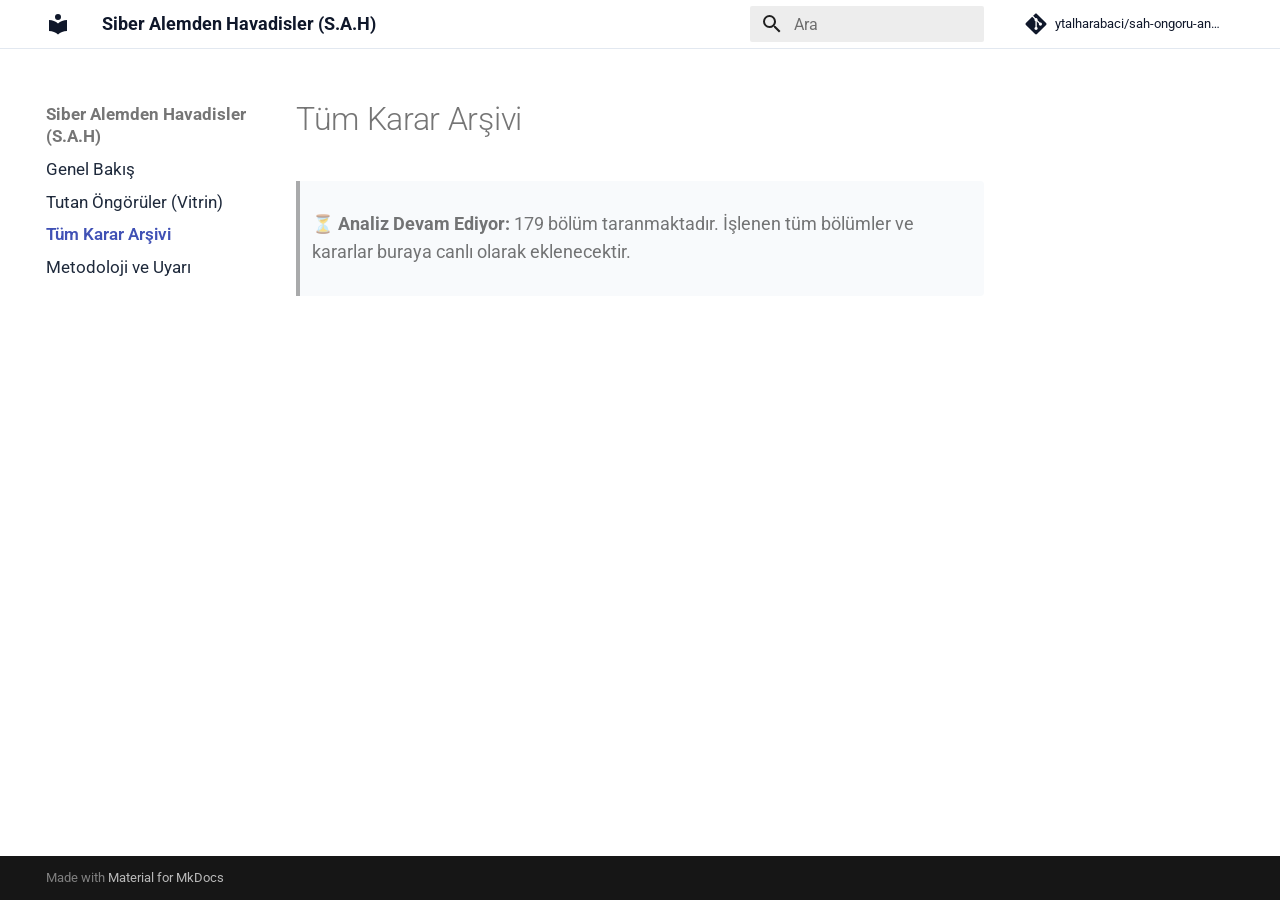
<file: arsiv/index.html>
<!doctype html>
<html lang="tr" class="no-js">
  <head>
    
      <meta charset="utf-8">
      <meta name="viewport" content="width=device-width,initial-scale=1">
      
        <meta name="description" content="Utku Şen'in S.A.H yayınlarındaki gelecek tahminlerinin açık kaynaklı yapay zeka doğrulama arşivi">
      
      
        <meta name="author" content="Yusuf Talha ARABACI">
      
      
        <link rel="canonical" href="https://ytalharabaci.github.io/sah-ongoru-analizi/arsiv/">
      
      
        <link rel="prev" href="../vitrin/">
      
      
        <link rel="next" href="../metodoloji/">
      
      
        
      
      
      <link rel="icon" href="../assets/images/favicon.png">
      <meta name="generator" content="mkdocs-1.6.1, mkdocs-material-9.8.1">
    
    
      
        <title>Tüm Karar Arşivi - Siber Alemden Havadisler (S.A.H)</title>
      
    
    
      <link rel="stylesheet" href="../assets/stylesheets/main.57a0d79d.min.css">
      
        
        <link rel="stylesheet" href="../assets/stylesheets/palette.fb2fffe2.min.css">
      
      


    
    
      
    
    
      
        
        
        <link rel="preconnect" href="https://fonts.gstatic.com" crossorigin>
        <link rel="stylesheet" href="https://fonts.googleapis.com/css?family=Roboto:300,300i,400,400i,700,700i%7CRoboto+Mono:400,400i,700,700i&display=fallback">
        <style>:root{--md-text-font:"Roboto";--md-code-font:"Roboto Mono"}</style>
      
    
    
      <link rel="stylesheet" href="../stylesheets/extra.css">
    
    <script>__md_scope=new URL("..",location),__md_hash=e=>[...e].reduce(((e,_)=>(e<<5)-e+_.charCodeAt(0)),0),__md_get=(e,_=localStorage,t=__md_scope)=>JSON.parse(_.getItem(t.pathname+"."+e)),__md_set=(e,_,t=localStorage,a=__md_scope)=>{try{t.setItem(a.pathname+"."+e,JSON.stringify(_))}catch(e){}}</script>
    
      

    
    
  </head>
  
  
    
    
    
    
    
    <body dir="ltr" data-md-color-scheme="default" data-md-color-primary="white" data-md-color-accent="indigo">
  
    
    <input class="md-toggle" data-md-toggle="drawer" type="checkbox" id="__drawer" autocomplete="off">
    <input class="md-toggle" data-md-toggle="search" type="checkbox" id="__search" autocomplete="off">
    <label class="md-overlay" for="__drawer"></label>
    <div data-md-component="skip">
      
        
        <a href="#tum-karar-arsivi" class="md-skip">
          Ana içeriğe geç
        </a>
      
    </div>
    <div data-md-component="announce">
      
    </div>
    
    
      

  

<header class="md-header md-header--shadow" data-md-component="header">
  <nav class="md-header__inner md-grid" aria-label="Başlık">
    <a href=".." title="Siber Alemden Havadisler (S.A.H)" class="md-header__button md-logo" aria-label="Siber Alemden Havadisler (S.A.H)" data-md-component="logo">
      
  
  <svg xmlns="http://www.w3.org/2000/svg" viewBox="0 0 24 24"><path d="M12 8a3 3 0 0 0 3-3 3 3 0 0 0-3-3 3 3 0 0 0-3 3 3 3 0 0 0 3 3m0 3.54C9.64 9.35 6.5 8 3 8v11c3.5 0 6.64 1.35 9 3.54 2.36-2.19 5.5-3.54 9-3.54V8c-3.5 0-6.64 1.35-9 3.54"/></svg>

    </a>
    <label class="md-header__button md-icon" for="__drawer">
      
      <svg xmlns="http://www.w3.org/2000/svg" viewBox="0 0 24 24"><path d="M3 6h18v2H3zm0 5h18v2H3zm0 5h18v2H3z"/></svg>
    </label>
    <div class="md-header__title" data-md-component="header-title">
      <div class="md-header__ellipsis">
        <div class="md-header__topic">
          <span class="md-ellipsis">
            Siber Alemden Havadisler (S.A.H)
          </span>
        </div>
        <div class="md-header__topic" data-md-component="header-topic">
          <span class="md-ellipsis">
            
              Tüm Karar Arşivi
            
          </span>
        </div>
      </div>
    </div>
    
      
    
    
    
    
      
      
        <label class="md-header__button md-icon" for="__search">
          
          <svg xmlns="http://www.w3.org/2000/svg" viewBox="0 0 24 24"><path d="M9.5 3A6.5 6.5 0 0 1 16 9.5c0 1.61-.59 3.09-1.56 4.23l.27.27h.79l5 5-1.5 1.5-5-5v-.79l-.27-.27A6.52 6.52 0 0 1 9.5 16 6.5 6.5 0 0 1 3 9.5 6.5 6.5 0 0 1 9.5 3m0 2C7 5 5 7 5 9.5S7 14 9.5 14 14 12 14 9.5 12 5 9.5 5"/></svg>
        </label>
        <div class="md-search" data-md-component="search" role="dialog">
  <label class="md-search__overlay" for="__search"></label>
  <div class="md-search__inner" role="search">
    <form class="md-search__form" name="search">
      <input type="text" class="md-search__input" name="query" aria-label="Ara" placeholder="Ara" autocapitalize="off" autocorrect="off" autocomplete="off" spellcheck="false" data-md-component="search-query" required>
      <label class="md-search__icon md-icon" for="__search">
        
        <svg xmlns="http://www.w3.org/2000/svg" viewBox="0 0 24 24"><path d="M9.5 3A6.5 6.5 0 0 1 16 9.5c0 1.61-.59 3.09-1.56 4.23l.27.27h.79l5 5-1.5 1.5-5-5v-.79l-.27-.27A6.52 6.52 0 0 1 9.5 16 6.5 6.5 0 0 1 3 9.5 6.5 6.5 0 0 1 9.5 3m0 2C7 5 5 7 5 9.5S7 14 9.5 14 14 12 14 9.5 12 5 9.5 5"/></svg>
        
        <svg xmlns="http://www.w3.org/2000/svg" viewBox="0 0 24 24"><path d="M20 11v2H8l5.5 5.5-1.42 1.42L4.16 12l7.92-7.92L13.5 5.5 8 11z"/></svg>
      </label>
      <nav class="md-search__options" aria-label="Ara">
        
        <button type="reset" class="md-search__icon md-icon" title="Temizle" aria-label="Temizle" tabindex="-1">
          
          <svg xmlns="http://www.w3.org/2000/svg" viewBox="0 0 24 24"><path d="M19 6.41 17.59 5 12 10.59 6.41 5 5 6.41 10.59 12 5 17.59 6.41 19 12 13.41 17.59 19 19 17.59 13.41 12z"/></svg>
        </button>
      </nav>
      
        <div class="md-search__suggest" data-md-component="search-suggest"></div>
      
    </form>
    <div class="md-search__output">
      <div class="md-search__scrollwrap" tabindex="0" data-md-scrollfix>
        <div class="md-search-result" data-md-component="search-result">
          <div class="md-search-result__meta">
            Arama başlatılıyor
          </div>
          <ol class="md-search-result__list" role="presentation"></ol>
        </div>
      </div>
    </div>
  </div>
</div>
      
    
    
      <div class="md-header__source">
        <a href="https://github.com/ytalharabaci/sah-ongoru-analizi" title="Depoya git" class="md-source" data-md-component="source">
  <div class="md-source__icon md-icon">
    
    <svg xmlns="http://www.w3.org/2000/svg" viewBox="0 0 448 512"><!--! Font Awesome Free 7.1.0 by @fontawesome - https://fontawesome.com License - https://fontawesome.com/license/free (Icons: CC BY 4.0, Fonts: SIL OFL 1.1, Code: MIT License) Copyright 2025 Fonticons, Inc.--><path d="M439.6 236.1 244 40.5c-5.4-5.5-12.8-8.5-20.4-8.5s-15 3-20.4 8.4L162.5 81l51.5 51.5c27.1-9.1 52.7 16.8 43.4 43.7l49.7 49.7c34.2-11.8 61.2 31 35.5 56.7-26.5 26.5-70.2-2.9-56-37.3L240.3 199v121.9c25.3 12.5 22.3 41.8 9.1 55-6.4 6.4-15.2 10.1-24.3 10.1s-17.8-3.6-24.3-10.1c-17.6-17.6-11.1-46.9 11.2-56v-123c-20.8-8.5-24.6-30.7-18.6-45L142.6 101 8.5 235.1C3 240.6 0 247.9 0 255.5s3 15 8.5 20.4l195.6 195.7c5.4 5.4 12.7 8.4 20.4 8.4s15-3 20.4-8.4l194.7-194.7c5.4-5.4 8.4-12.8 8.4-20.4s-3-15-8.4-20.4"/></svg>
  </div>
  <div class="md-source__repository">
    ytalharabaci/sah-ongoru-analizi
  </div>
</a>
      </div>
    
  </nav>
  
</header>
    
    <div class="md-container" data-md-component="container">
      
      
        
          
        
      
      <main class="md-main" data-md-component="main">
        <div class="md-main__inner md-grid">
          
            
              
              <div class="md-sidebar md-sidebar--primary" data-md-component="sidebar" data-md-type="navigation" >
                <div class="md-sidebar__scrollwrap">
                  <div class="md-sidebar__inner">
                    



<nav class="md-nav md-nav--primary" aria-label="Navigasyon" data-md-level="0">
  <label class="md-nav__title" for="__drawer">
    <a href=".." title="Siber Alemden Havadisler (S.A.H)" class="md-nav__button md-logo" aria-label="Siber Alemden Havadisler (S.A.H)" data-md-component="logo">
      
  
  <svg xmlns="http://www.w3.org/2000/svg" viewBox="0 0 24 24"><path d="M12 8a3 3 0 0 0 3-3 3 3 0 0 0-3-3 3 3 0 0 0-3 3 3 3 0 0 0 3 3m0 3.54C9.64 9.35 6.5 8 3 8v11c3.5 0 6.64 1.35 9 3.54 2.36-2.19 5.5-3.54 9-3.54V8c-3.5 0-6.64 1.35-9 3.54"/></svg>

    </a>
    Siber Alemden Havadisler (S.A.H)
  </label>
  
    <div class="md-nav__source">
      <a href="https://github.com/ytalharabaci/sah-ongoru-analizi" title="Depoya git" class="md-source" data-md-component="source">
  <div class="md-source__icon md-icon">
    
    <svg xmlns="http://www.w3.org/2000/svg" viewBox="0 0 448 512"><!--! Font Awesome Free 7.1.0 by @fontawesome - https://fontawesome.com License - https://fontawesome.com/license/free (Icons: CC BY 4.0, Fonts: SIL OFL 1.1, Code: MIT License) Copyright 2025 Fonticons, Inc.--><path d="M439.6 236.1 244 40.5c-5.4-5.5-12.8-8.5-20.4-8.5s-15 3-20.4 8.4L162.5 81l51.5 51.5c27.1-9.1 52.7 16.8 43.4 43.7l49.7 49.7c34.2-11.8 61.2 31 35.5 56.7-26.5 26.5-70.2-2.9-56-37.3L240.3 199v121.9c25.3 12.5 22.3 41.8 9.1 55-6.4 6.4-15.2 10.1-24.3 10.1s-17.8-3.6-24.3-10.1c-17.6-17.6-11.1-46.9 11.2-56v-123c-20.8-8.5-24.6-30.7-18.6-45L142.6 101 8.5 235.1C3 240.6 0 247.9 0 255.5s3 15 8.5 20.4l195.6 195.7c5.4 5.4 12.7 8.4 20.4 8.4s15-3 20.4-8.4l194.7-194.7c5.4-5.4 8.4-12.8 8.4-20.4s-3-15-8.4-20.4"/></svg>
  </div>
  <div class="md-source__repository">
    ytalharabaci/sah-ongoru-analizi
  </div>
</a>
    </div>
  
  <ul class="md-nav__list" data-md-scrollfix>
    
      
      
  
  
  
  
    <li class="md-nav__item">
      <a href=".." class="md-nav__link">
        
  
  
  <span class="md-ellipsis">
    
  
    Genel Bakış
  

    
  </span>
  
  

      </a>
    </li>
  

    
      
      
  
  
  
  
    <li class="md-nav__item">
      <a href="../vitrin/" class="md-nav__link">
        
  
  
  <span class="md-ellipsis">
    
  
    Tutan Öngörüler (Vitrin)
  

    
  </span>
  
  

      </a>
    </li>
  

    
      
      
  
  
    
  
  
  
    <li class="md-nav__item md-nav__item--active">
      
      <input class="md-nav__toggle md-toggle" type="checkbox" id="__toc">
      
      
        
      
      
      <a href="./" class="md-nav__link md-nav__link--active">
        
  
  
  <span class="md-ellipsis">
    
  
    Tüm Karar Arşivi
  

    
  </span>
  
  

      </a>
      
    </li>
  

    
      
      
  
  
  
  
    <li class="md-nav__item">
      <a href="../metodoloji/" class="md-nav__link">
        
  
  
  <span class="md-ellipsis">
    
  
    Metodoloji ve Uyarı
  

    
  </span>
  
  

      </a>
    </li>
  

    
  </ul>
</nav>
                  </div>
                </div>
              </div>
            
            
              
              <div class="md-sidebar md-sidebar--secondary" data-md-component="sidebar" data-md-type="toc" >
                <div class="md-sidebar__scrollwrap">
                  <div class="md-sidebar__inner">
                    

<nav class="md-nav md-nav--secondary" aria-label="İçindekiler">
  
  
  
    
  
  
</nav>
                  </div>
                </div>
              </div>
            
          
          
            <div class="md-content" data-md-component="content">
              
              <article class="md-content__inner md-typeset">
                
                  


  
  


<h1 id="tum-karar-arsivi">Tüm Karar Arşivi</h1>
<blockquote>
<p>⏳ <strong>Analiz Devam Ediyor:</strong> 179 bölüm taranmaktadır. İşlenen tüm bölümler ve kararlar buraya canlı olarak eklenecektir.</p>
</blockquote>












                
              </article>
            </div>
          
          
<script>var target=document.getElementById(location.hash.slice(1));target&&target.name&&(target.checked=target.name.startsWith("__tabbed_"))</script>
        </div>
        
          <button type="button" class="md-top md-icon" data-md-component="top" hidden>
  
  <svg xmlns="http://www.w3.org/2000/svg" viewBox="0 0 24 24"><path d="M13 20h-2V8l-5.5 5.5-1.42-1.42L12 4.16l7.92 7.92-1.42 1.42L13 8z"/></svg>
  Başa dön
</button>
        
      </main>
      
        <footer class="md-footer">
  
  <div class="md-footer-meta md-typeset">
    <div class="md-footer-meta__inner md-grid">
      <div class="md-copyright">
  
  
    Made with
    <a href="https://squidfunk.github.io/mkdocs-material/" target="_blank" rel="noopener">
      Material for MkDocs
    </a>
  
</div>
      
    </div>
  </div>
</footer>
      
    </div>
    <div class="md-dialog" data-md-component="dialog">
      <div class="md-dialog__inner md-typeset"></div>
    </div>
    
    
    
      
      
      <script id="__config" type="application/json">{"annotate": null, "base": "..", "features": ["navigation.instant", "navigation.sections", "navigation.top", "search.suggest", "search.highlight", "content.code.copy"], "search": "../assets/javascripts/workers/search.a7633da7.min.js", "tags": null, "translations": {"clipboard.copied": "Kopyaland\u0131", "clipboard.copy": "Kopyala", "search.result.more.one": "Bu sayfada 1 tane daha", "search.result.more.other": "Bu sayfada # tane daha", "search.result.none": "E\u015fle\u015fen dok\u00fcman bulunamad\u0131", "search.result.one": "1 dok\u00fcman bulundu", "search.result.other": "# dok\u00fcman bulundu", "search.result.placeholder": "Aramaya ba\u015flamak i\u00e7in yaz\u0131n", "search.result.term.missing": "Eksik", "select.version": "Versiyon se\u00e7"}, "version": null}</script>
    
    
      <script src="../assets/javascripts/bundle.a5f9d56c.min.js"></script>
      
    
  </body>
</html>
</file>
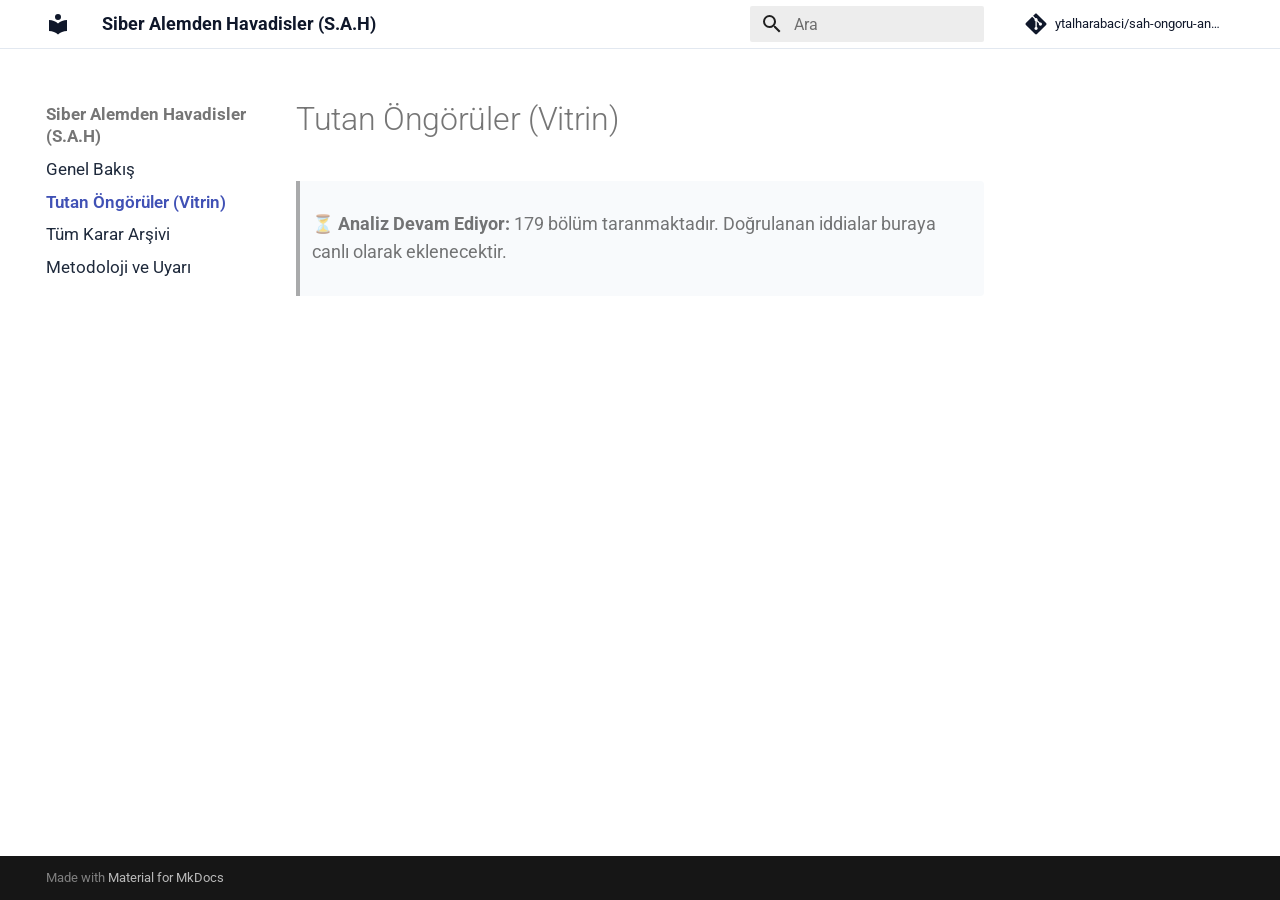
<file: vitrin/index.html>
<!doctype html>
<html lang="tr" class="no-js">
  <head>
    
      <meta charset="utf-8">
      <meta name="viewport" content="width=device-width,initial-scale=1">
      
        <meta name="description" content="Utku Şen'in S.A.H yayınlarındaki gelecek tahminlerinin açık kaynaklı yapay zeka doğrulama arşivi">
      
      
        <meta name="author" content="Yusuf Talha ARABACI">
      
      
        <link rel="canonical" href="https://ytalharabaci.github.io/sah-ongoru-analizi/vitrin/">
      
      
        <link rel="prev" href="..">
      
      
        <link rel="next" href="../arsiv/">
      
      
        
      
      
      <link rel="icon" href="../assets/images/favicon.png">
      <meta name="generator" content="mkdocs-1.6.1, mkdocs-material-9.8.1">
    
    
      
        <title>Tutan Öngörüler (Vitrin) - Siber Alemden Havadisler (S.A.H)</title>
      
    
    
      <link rel="stylesheet" href="../assets/stylesheets/main.57a0d79d.min.css">
      
        
        <link rel="stylesheet" href="../assets/stylesheets/palette.fb2fffe2.min.css">
      
      


    
    
      
    
    
      
        
        
        <link rel="preconnect" href="https://fonts.gstatic.com" crossorigin>
        <link rel="stylesheet" href="https://fonts.googleapis.com/css?family=Roboto:300,300i,400,400i,700,700i%7CRoboto+Mono:400,400i,700,700i&display=fallback">
        <style>:root{--md-text-font:"Roboto";--md-code-font:"Roboto Mono"}</style>
      
    
    
      <link rel="stylesheet" href="../stylesheets/extra.css">
    
    <script>__md_scope=new URL("..",location),__md_hash=e=>[...e].reduce(((e,_)=>(e<<5)-e+_.charCodeAt(0)),0),__md_get=(e,_=localStorage,t=__md_scope)=>JSON.parse(_.getItem(t.pathname+"."+e)),__md_set=(e,_,t=localStorage,a=__md_scope)=>{try{t.setItem(a.pathname+"."+e,JSON.stringify(_))}catch(e){}}</script>
    
      

    
    
  </head>
  
  
    
    
    
    
    
    <body dir="ltr" data-md-color-scheme="default" data-md-color-primary="white" data-md-color-accent="indigo">
  
    
    <input class="md-toggle" data-md-toggle="drawer" type="checkbox" id="__drawer" autocomplete="off">
    <input class="md-toggle" data-md-toggle="search" type="checkbox" id="__search" autocomplete="off">
    <label class="md-overlay" for="__drawer"></label>
    <div data-md-component="skip">
      
        
        <a href="#tutan-ongoruler-vitrin" class="md-skip">
          Ana içeriğe geç
        </a>
      
    </div>
    <div data-md-component="announce">
      
    </div>
    
    
      

  

<header class="md-header md-header--shadow" data-md-component="header">
  <nav class="md-header__inner md-grid" aria-label="Başlık">
    <a href=".." title="Siber Alemden Havadisler (S.A.H)" class="md-header__button md-logo" aria-label="Siber Alemden Havadisler (S.A.H)" data-md-component="logo">
      
  
  <svg xmlns="http://www.w3.org/2000/svg" viewBox="0 0 24 24"><path d="M12 8a3 3 0 0 0 3-3 3 3 0 0 0-3-3 3 3 0 0 0-3 3 3 3 0 0 0 3 3m0 3.54C9.64 9.35 6.5 8 3 8v11c3.5 0 6.64 1.35 9 3.54 2.36-2.19 5.5-3.54 9-3.54V8c-3.5 0-6.64 1.35-9 3.54"/></svg>

    </a>
    <label class="md-header__button md-icon" for="__drawer">
      
      <svg xmlns="http://www.w3.org/2000/svg" viewBox="0 0 24 24"><path d="M3 6h18v2H3zm0 5h18v2H3zm0 5h18v2H3z"/></svg>
    </label>
    <div class="md-header__title" data-md-component="header-title">
      <div class="md-header__ellipsis">
        <div class="md-header__topic">
          <span class="md-ellipsis">
            Siber Alemden Havadisler (S.A.H)
          </span>
        </div>
        <div class="md-header__topic" data-md-component="header-topic">
          <span class="md-ellipsis">
            
              Tutan Öngörüler (Vitrin)
            
          </span>
        </div>
      </div>
    </div>
    
      
    
    
    
    
      
      
        <label class="md-header__button md-icon" for="__search">
          
          <svg xmlns="http://www.w3.org/2000/svg" viewBox="0 0 24 24"><path d="M9.5 3A6.5 6.5 0 0 1 16 9.5c0 1.61-.59 3.09-1.56 4.23l.27.27h.79l5 5-1.5 1.5-5-5v-.79l-.27-.27A6.52 6.52 0 0 1 9.5 16 6.5 6.5 0 0 1 3 9.5 6.5 6.5 0 0 1 9.5 3m0 2C7 5 5 7 5 9.5S7 14 9.5 14 14 12 14 9.5 12 5 9.5 5"/></svg>
        </label>
        <div class="md-search" data-md-component="search" role="dialog">
  <label class="md-search__overlay" for="__search"></label>
  <div class="md-search__inner" role="search">
    <form class="md-search__form" name="search">
      <input type="text" class="md-search__input" name="query" aria-label="Ara" placeholder="Ara" autocapitalize="off" autocorrect="off" autocomplete="off" spellcheck="false" data-md-component="search-query" required>
      <label class="md-search__icon md-icon" for="__search">
        
        <svg xmlns="http://www.w3.org/2000/svg" viewBox="0 0 24 24"><path d="M9.5 3A6.5 6.5 0 0 1 16 9.5c0 1.61-.59 3.09-1.56 4.23l.27.27h.79l5 5-1.5 1.5-5-5v-.79l-.27-.27A6.52 6.52 0 0 1 9.5 16 6.5 6.5 0 0 1 3 9.5 6.5 6.5 0 0 1 9.5 3m0 2C7 5 5 7 5 9.5S7 14 9.5 14 14 12 14 9.5 12 5 9.5 5"/></svg>
        
        <svg xmlns="http://www.w3.org/2000/svg" viewBox="0 0 24 24"><path d="M20 11v2H8l5.5 5.5-1.42 1.42L4.16 12l7.92-7.92L13.5 5.5 8 11z"/></svg>
      </label>
      <nav class="md-search__options" aria-label="Ara">
        
        <button type="reset" class="md-search__icon md-icon" title="Temizle" aria-label="Temizle" tabindex="-1">
          
          <svg xmlns="http://www.w3.org/2000/svg" viewBox="0 0 24 24"><path d="M19 6.41 17.59 5 12 10.59 6.41 5 5 6.41 10.59 12 5 17.59 6.41 19 12 13.41 17.59 19 19 17.59 13.41 12z"/></svg>
        </button>
      </nav>
      
        <div class="md-search__suggest" data-md-component="search-suggest"></div>
      
    </form>
    <div class="md-search__output">
      <div class="md-search__scrollwrap" tabindex="0" data-md-scrollfix>
        <div class="md-search-result" data-md-component="search-result">
          <div class="md-search-result__meta">
            Arama başlatılıyor
          </div>
          <ol class="md-search-result__list" role="presentation"></ol>
        </div>
      </div>
    </div>
  </div>
</div>
      
    
    
      <div class="md-header__source">
        <a href="https://github.com/ytalharabaci/sah-ongoru-analizi" title="Depoya git" class="md-source" data-md-component="source">
  <div class="md-source__icon md-icon">
    
    <svg xmlns="http://www.w3.org/2000/svg" viewBox="0 0 448 512"><!--! Font Awesome Free 7.1.0 by @fontawesome - https://fontawesome.com License - https://fontawesome.com/license/free (Icons: CC BY 4.0, Fonts: SIL OFL 1.1, Code: MIT License) Copyright 2025 Fonticons, Inc.--><path d="M439.6 236.1 244 40.5c-5.4-5.5-12.8-8.5-20.4-8.5s-15 3-20.4 8.4L162.5 81l51.5 51.5c27.1-9.1 52.7 16.8 43.4 43.7l49.7 49.7c34.2-11.8 61.2 31 35.5 56.7-26.5 26.5-70.2-2.9-56-37.3L240.3 199v121.9c25.3 12.5 22.3 41.8 9.1 55-6.4 6.4-15.2 10.1-24.3 10.1s-17.8-3.6-24.3-10.1c-17.6-17.6-11.1-46.9 11.2-56v-123c-20.8-8.5-24.6-30.7-18.6-45L142.6 101 8.5 235.1C3 240.6 0 247.9 0 255.5s3 15 8.5 20.4l195.6 195.7c5.4 5.4 12.7 8.4 20.4 8.4s15-3 20.4-8.4l194.7-194.7c5.4-5.4 8.4-12.8 8.4-20.4s-3-15-8.4-20.4"/></svg>
  </div>
  <div class="md-source__repository">
    ytalharabaci/sah-ongoru-analizi
  </div>
</a>
      </div>
    
  </nav>
  
</header>
    
    <div class="md-container" data-md-component="container">
      
      
        
          
        
      
      <main class="md-main" data-md-component="main">
        <div class="md-main__inner md-grid">
          
            
              
              <div class="md-sidebar md-sidebar--primary" data-md-component="sidebar" data-md-type="navigation" >
                <div class="md-sidebar__scrollwrap">
                  <div class="md-sidebar__inner">
                    



<nav class="md-nav md-nav--primary" aria-label="Navigasyon" data-md-level="0">
  <label class="md-nav__title" for="__drawer">
    <a href=".." title="Siber Alemden Havadisler (S.A.H)" class="md-nav__button md-logo" aria-label="Siber Alemden Havadisler (S.A.H)" data-md-component="logo">
      
  
  <svg xmlns="http://www.w3.org/2000/svg" viewBox="0 0 24 24"><path d="M12 8a3 3 0 0 0 3-3 3 3 0 0 0-3-3 3 3 0 0 0-3 3 3 3 0 0 0 3 3m0 3.54C9.64 9.35 6.5 8 3 8v11c3.5 0 6.64 1.35 9 3.54 2.36-2.19 5.5-3.54 9-3.54V8c-3.5 0-6.64 1.35-9 3.54"/></svg>

    </a>
    Siber Alemden Havadisler (S.A.H)
  </label>
  
    <div class="md-nav__source">
      <a href="https://github.com/ytalharabaci/sah-ongoru-analizi" title="Depoya git" class="md-source" data-md-component="source">
  <div class="md-source__icon md-icon">
    
    <svg xmlns="http://www.w3.org/2000/svg" viewBox="0 0 448 512"><!--! Font Awesome Free 7.1.0 by @fontawesome - https://fontawesome.com License - https://fontawesome.com/license/free (Icons: CC BY 4.0, Fonts: SIL OFL 1.1, Code: MIT License) Copyright 2025 Fonticons, Inc.--><path d="M439.6 236.1 244 40.5c-5.4-5.5-12.8-8.5-20.4-8.5s-15 3-20.4 8.4L162.5 81l51.5 51.5c27.1-9.1 52.7 16.8 43.4 43.7l49.7 49.7c34.2-11.8 61.2 31 35.5 56.7-26.5 26.5-70.2-2.9-56-37.3L240.3 199v121.9c25.3 12.5 22.3 41.8 9.1 55-6.4 6.4-15.2 10.1-24.3 10.1s-17.8-3.6-24.3-10.1c-17.6-17.6-11.1-46.9 11.2-56v-123c-20.8-8.5-24.6-30.7-18.6-45L142.6 101 8.5 235.1C3 240.6 0 247.9 0 255.5s3 15 8.5 20.4l195.6 195.7c5.4 5.4 12.7 8.4 20.4 8.4s15-3 20.4-8.4l194.7-194.7c5.4-5.4 8.4-12.8 8.4-20.4s-3-15-8.4-20.4"/></svg>
  </div>
  <div class="md-source__repository">
    ytalharabaci/sah-ongoru-analizi
  </div>
</a>
    </div>
  
  <ul class="md-nav__list" data-md-scrollfix>
    
      
      
  
  
  
  
    <li class="md-nav__item">
      <a href=".." class="md-nav__link">
        
  
  
  <span class="md-ellipsis">
    
  
    Genel Bakış
  

    
  </span>
  
  

      </a>
    </li>
  

    
      
      
  
  
    
  
  
  
    <li class="md-nav__item md-nav__item--active">
      
      <input class="md-nav__toggle md-toggle" type="checkbox" id="__toc">
      
      
        
      
      
      <a href="./" class="md-nav__link md-nav__link--active">
        
  
  
  <span class="md-ellipsis">
    
  
    Tutan Öngörüler (Vitrin)
  

    
  </span>
  
  

      </a>
      
    </li>
  

    
      
      
  
  
  
  
    <li class="md-nav__item">
      <a href="../arsiv/" class="md-nav__link">
        
  
  
  <span class="md-ellipsis">
    
  
    Tüm Karar Arşivi
  

    
  </span>
  
  

      </a>
    </li>
  

    
      
      
  
  
  
  
    <li class="md-nav__item">
      <a href="../metodoloji/" class="md-nav__link">
        
  
  
  <span class="md-ellipsis">
    
  
    Metodoloji ve Uyarı
  

    
  </span>
  
  

      </a>
    </li>
  

    
  </ul>
</nav>
                  </div>
                </div>
              </div>
            
            
              
              <div class="md-sidebar md-sidebar--secondary" data-md-component="sidebar" data-md-type="toc" >
                <div class="md-sidebar__scrollwrap">
                  <div class="md-sidebar__inner">
                    

<nav class="md-nav md-nav--secondary" aria-label="İçindekiler">
  
  
  
    
  
  
</nav>
                  </div>
                </div>
              </div>
            
          
          
            <div class="md-content" data-md-component="content">
              
              <article class="md-content__inner md-typeset">
                
                  


  
  


<h1 id="tutan-ongoruler-vitrin">Tutan Öngörüler (Vitrin)</h1>
<blockquote>
<p>⏳ <strong>Analiz Devam Ediyor:</strong> 179 bölüm taranmaktadır. Doğrulanan iddialar buraya canlı olarak eklenecektir.</p>
</blockquote>












                
              </article>
            </div>
          
          
<script>var target=document.getElementById(location.hash.slice(1));target&&target.name&&(target.checked=target.name.startsWith("__tabbed_"))</script>
        </div>
        
          <button type="button" class="md-top md-icon" data-md-component="top" hidden>
  
  <svg xmlns="http://www.w3.org/2000/svg" viewBox="0 0 24 24"><path d="M13 20h-2V8l-5.5 5.5-1.42-1.42L12 4.16l7.92 7.92-1.42 1.42L13 8z"/></svg>
  Başa dön
</button>
        
      </main>
      
        <footer class="md-footer">
  
  <div class="md-footer-meta md-typeset">
    <div class="md-footer-meta__inner md-grid">
      <div class="md-copyright">
  
  
    Made with
    <a href="https://squidfunk.github.io/mkdocs-material/" target="_blank" rel="noopener">
      Material for MkDocs
    </a>
  
</div>
      
    </div>
  </div>
</footer>
      
    </div>
    <div class="md-dialog" data-md-component="dialog">
      <div class="md-dialog__inner md-typeset"></div>
    </div>
    
    
    
      
      
      <script id="__config" type="application/json">{"annotate": null, "base": "..", "features": ["navigation.instant", "navigation.sections", "navigation.top", "search.suggest", "search.highlight", "content.code.copy"], "search": "../assets/javascripts/workers/search.a7633da7.min.js", "tags": null, "translations": {"clipboard.copied": "Kopyaland\u0131", "clipboard.copy": "Kopyala", "search.result.more.one": "Bu sayfada 1 tane daha", "search.result.more.other": "Bu sayfada # tane daha", "search.result.none": "E\u015fle\u015fen dok\u00fcman bulunamad\u0131", "search.result.one": "1 dok\u00fcman bulundu", "search.result.other": "# dok\u00fcman bulundu", "search.result.placeholder": "Aramaya ba\u015flamak i\u00e7in yaz\u0131n", "search.result.term.missing": "Eksik", "select.version": "Versiyon se\u00e7"}, "version": null}</script>
    
    
      <script src="../assets/javascripts/bundle.a5f9d56c.min.js"></script>
      
    
  </body>
</html>
</file>
<file: stylesheets/extra.css>
/* Sade, minimalist ve açık renkli arayüz */
:root {
  --md-primary-fg-color: #1e293b;
  --md-primary-bg-color: #ffffff;
  --md-default-bg-color: #ffffff;
  --md-default-fg-color: #1e293b;
  --md-default-fg-color--light: #64748b;
  --md-accent-fg-color: #0284c7;
}

body, .md-content {
  background-color: #ffffff;
  color: #1e293b;
  font-family: -apple-system, BlinkMacSystemFont, "Segoe UI", Roboto, "Helvetica Neue", Arial, sans-serif;
  line-height: 1.65;
}

/* Üst başlık çubuğu sade ve beyaz */
.md-header {
  background-color: #ffffff;
  color: #0f172a;
  border-bottom: 1px solid #e2e8f0;
  box-shadow: none;
}

.md-header__title {
  color: #0f172a;
  font-weight: 600;
}

/* Sol ve sağ menü */
.md-nav {
  font-size: 0.85rem;
}

.md-nav__link--active {
  color: #0284c7;
  font-weight: 600;
}

/* Tablolar ve kartlar */
table {
  border-collapse: collapse;
  width: 100%;
  margin: 1.5rem 0;
  font-size: 0.9rem;
}

th {
  background-color: #f8fafc;
  border-bottom: 2px solid #e2e8f0;
  color: #0f172a;
  padding: 0.75rem 1rem;
  text-align: left;
}

td {
  border-bottom: 1px solid #f1f5f9;
  padding: 0.75rem 1rem;
}

/* Alıntılar / Kanıt paragrafları */
blockquote {
  background-color: #f8fafc;
  border-left: 3px solid #cbd5e1;
  padding: 0.6rem 1rem;
  margin: 0.6rem 0;
  color: #334155;
  font-size: 0.88rem;
  border-radius: 0 4px 4px 0;
}

/* Rozetler ve durum etiketleri */
.badge-tuttu {
  display: inline-block;
  background-color: #ecfdf5;
  color: #047857;
  border: 1px solid #a7f3d0;
  padding: 0.15rem 0.5rem;
  border-radius: 4px;
  font-weight: 600;
  font-size: 0.8rem;
}

.badge-kismen {
  display: inline-block;
  background-color: #fffbeb;
  color: #b45309;
  border: 1px solid #fde68a;
  padding: 0.15rem 0.5rem;
  border-radius: 4px;
  font-weight: 600;
  font-size: 0.8rem;
}

.badge-tutmadi {
  display: inline-block;
  background-color: #fef2f2;
  color: #b91c1c;
  border: 1px solid #fecaca;
  padding: 0.15rem 0.5rem;
  border-radius: 4px;
  font-weight: 600;
  font-size: 0.8rem;
}

.badge-belirsiz {
  display: inline-block;
  background-color: #f8fafc;
  color: #64748b;
  border: 1px solid #e2e8f0;
  padding: 0.15rem 0.5rem;
  border-radius: 4px;
  font-weight: 600;
  font-size: 0.8rem;
}
</file>
<file: assets/stylesheets/main.57a0d79d.min.css>
@charset "UTF-8";html{box-sizing:border-box;-webkit-text-size-adjust:none;-moz-text-size-adjust:none;text-size-adjust:none}*,:after,:before{box-sizing:inherit}@media(prefers-reduced-motion){*,:after,:before{transition:none!important}}body{margin:0;-webkit-font-smoothing:antialiased;-moz-osx-font-smoothing:grayscale;--md-text-font-family:var(--md-text-font, _),
    -apple-system, BlinkMacSystemFont, Helvetica, Arial, sans-serif;--md-code-font-family:var(--md-code-font, _),
    SFMono-Regular, Consolas, Menlo, monospace}.md-typeset code:not(.focus-visible),a,button,input,label{-webkit-tap-highlight-color:transparent}a{color:inherit;text-decoration:none}hr{box-sizing:initial;display:block;height:.05rem;padding:0;overflow:visible;border:0}small{font-size:80%}sub,sup{line-height:1em}img{border-style:none}table{border-spacing:0;border-collapse:initial}td,th{font-weight:400;vertical-align:top}button{padding:0;margin:0;font-family:inherit;font-size:inherit;background:#0000;border:0}input{border:0;outline:none}:root{--md-primary-fg-color:#4051b5;--md-primary-fg-color--light:#5d6cc0;--md-primary-fg-color--dark:#303fa1;--md-primary-bg-color:#fff;--md-primary-bg-color--light:#ffffffb3;--md-accent-fg-color:#526cfe;--md-accent-fg-color--transparent:#526cfe1a;--md-accent-bg-color:#fff;--md-accent-bg-color--light:#ffffffb3;--md-typeset-table-sort-icon:url("data:image/svg+xml;charset=utf-8,<svg xmlns='http://www.w3.org/2000/svg' viewBox='0 0 24 24'><path d='m18 21-4-4h3V7h-3l4-4 4 4h-3v10h3M2 19v-2h10v2M2 13v-2h7v2M2 7V5h4v2z'/></svg>");--md-typeset-table-sort-icon--asc:url("data:image/svg+xml;charset=utf-8,<svg xmlns='http://www.w3.org/2000/svg' viewBox='0 0 24 24'><path d='M19 17h3l-4 4-4-4h3V3h2M2 17h10v2H2M6 5v2H2V5m0 6h7v2H2z'/></svg>");--md-typeset-table-sort-icon--desc:url("data:image/svg+xml;charset=utf-8,<svg xmlns='http://www.w3.org/2000/svg' viewBox='0 0 24 24'><path d='M19 7h3l-4-4-4 4h3v14h2M2 17h10v2H2M6 5v2H2V5m0 6h7v2H2z'/></svg>")}[data-md-color-scheme=default]{color-scheme:light}[data-md-color-scheme=default] img[src$="#gh-dark-mode-only"],[data-md-color-scheme=default] img[src$="#only-dark"]{display:none}:root,[data-md-color-scheme=default]{--md-hue:225deg;--md-default-fg-color:#000000de;--md-default-fg-color--light:#0000008a;--md-default-fg-color--lighter:#00000052;--md-default-fg-color--lightest:#00000012;--md-default-bg-color:#fff;--md-default-bg-color--light:#ffffffb3;--md-default-bg-color--lighter:#ffffff4d;--md-default-bg-color--lightest:#ffffff1f;--md-code-fg-color:#36464e;--md-code-bg-color:#f5f5f5;--md-code-bg-color--light:#f5f5f5b3;--md-code-bg-color--lighter:#f5f5f54d;--md-code-hl-color:#4287ff;--md-code-hl-color--light:#4287ff1a;--md-code-hl-number-color:#d52a2a;--md-code-hl-special-color:#db1457;--md-code-hl-function-color:#a846b9;--md-code-hl-constant-color:#6e59d9;--md-code-hl-keyword-color:#3f6ec6;--md-code-hl-string-color:#1c7d4d;--md-code-hl-name-color:var(--md-code-fg-color);--md-code-hl-operator-color:var(--md-default-fg-color--light);--md-code-hl-punctuation-color:var(--md-default-fg-color--light);--md-code-hl-comment-color:var(--md-default-fg-color--light);--md-code-hl-generic-color:var(--md-default-fg-color--light);--md-code-hl-variable-color:var(--md-default-fg-color--light);--md-typeset-color:var(--md-default-fg-color);--md-typeset-a-color:var(--md-primary-fg-color);--md-typeset-del-color:#f5503d26;--md-typeset-ins-color:#0bd57026;--md-typeset-kbd-color:#fafafa;--md-typeset-kbd-accent-color:#fff;--md-typeset-kbd-border-color:#b8b8b8;--md-typeset-mark-color:#ffff0080;--md-typeset-table-color:#0000001f;--md-typeset-table-color--light:#00000009;--md-admonition-fg-color:var(--md-default-fg-color);--md-admonition-bg-color:var(--md-default-bg-color);--md-warning-fg-color:#000000de;--md-warning-bg-color:#ff9;--md-footer-fg-color:#fff;--md-footer-fg-color--light:#ffffffb3;--md-footer-fg-color--lighter:#ffffff73;--md-footer-bg-color:#000000de;--md-footer-bg-color--dark:#00000052;--md-shadow-z1:0 0.2rem 0.5rem #0000000d,
    0 0 0.05rem #0000001a;--md-shadow-z2:0 0.2rem 0.5rem #0000001a,
    0 0 0.05rem #00000040;--md-shadow-z3:0 0.2rem 0.5rem #0003,
    0 0 0.05rem #00000059}.md-icon svg{display:block;width:1.2rem;height:1.2rem;fill:currentcolor}aside,body,input{font-family:var(--md-text-font-family);font-feature-settings:"kern","liga";color:var(--md-typeset-color)}code,kbd,pre{font-family:var(--md-code-font-family);font-feature-settings:"kern"}.md-typeset{font-size:.8rem;line-height:1.6;overflow-wrap:break-word;-webkit-print-color-adjust:exact;color-adjust:exact}@media print{.md-typeset{font-size:.68rem}.md-typeset code,.md-typeset kbd,.md-typeset pre{white-space:pre-wrap}}.md-typeset blockquote,.md-typeset dl,.md-typeset figure,.md-typeset ol,.md-typeset pre,.md-typeset ul{margin-top:1em;margin-bottom:1em}.md-typeset h1{margin:0 0 1.25em;font-size:2em;line-height:1.3;color:var(--md-default-fg-color--light)}.md-typeset h1,.md-typeset h2{font-weight:300;letter-spacing:-.01em}.md-typeset h2{margin:1.6em 0 .64em;font-size:1.5625em;line-height:1.4}.md-typeset h3{margin:1.6em 0 .8em;font-size:1.25em;font-weight:400;line-height:1.5;letter-spacing:-.01em}.md-typeset h2+h3{margin-top:.8em}.md-typeset h4{margin:1em 0;font-weight:700;letter-spacing:-.01em}.md-typeset h5,.md-typeset h6{margin:1.25em 0;font-size:.8em;font-weight:700;color:var(--md-default-fg-color--light);letter-spacing:-.01em}.md-typeset h5{text-transform:uppercase}.md-typeset h5 code{text-transform:none}.md-typeset hr{display:flow-root;margin:1.5em 0;border-bottom:.05rem solid var(--md-default-fg-color--lightest)}.md-typeset a{color:var(--md-typeset-a-color);word-break:break-word}.md-typeset a,.md-typeset a:before{transition:color 125ms}.md-typeset a:focus,.md-typeset a:hover{color:var(--md-accent-fg-color)}.md-typeset a:focus code,.md-typeset a:hover code{color:var(--md-accent-fg-color);background-color:var(--md-accent-fg-color--transparent)}.md-typeset a code{color:var(--md-typeset-a-color)}.md-typeset a.focus-visible{outline-color:var(--md-accent-fg-color);outline-offset:.2rem}.md-typeset code,.md-typeset kbd,.md-typeset pre{font-variant-ligatures:none;color:var(--md-code-fg-color);direction:ltr;transition:background-color 125ms}.md-typeset code{padding:0 .2941176471em;font-size:.85em;word-break:break-word;background-color:var(--md-code-bg-color);border-radius:.1rem;-webkit-box-decoration-break:clone;box-decoration-break:clone;transition:color 125ms,background-color 125ms}.md-typeset code:not(.focus-visible){outline:none}.md-typeset pre{position:relative;display:flow-root;line-height:1.4}.md-typeset pre>code{display:block;padding:.7720588235em 1.1764705882em;margin:0;overflow:auto;word-break:normal;touch-action:auto;scrollbar-color:var(--md-default-fg-color--lighter) #0000;scrollbar-width:thin;outline-color:var(--md-accent-fg-color);box-shadow:none;-webkit-box-decoration-break:slice;box-decoration-break:slice}.md-typeset pre>code:hover{scrollbar-color:var(--md-accent-fg-color) #0000}.md-typeset pre>code::-webkit-scrollbar{width:.2rem;height:.2rem}.md-typeset pre>code::-webkit-scrollbar-thumb{background-color:var(--md-default-fg-color--lighter)}.md-typeset pre>code::-webkit-scrollbar-thumb:hover{background-color:var(--md-accent-fg-color)}.md-typeset kbd{display:inline-block;padding:0 .6666666667em;font-size:.75em;color:var(--md-default-fg-color);word-break:break-word;vertical-align:text-top;background-color:var(--md-typeset-kbd-color);border-radius:.1rem;box-shadow:0 .1rem 0 .05rem var(--md-typeset-kbd-border-color),0 .1rem 0 var(--md-typeset-kbd-border-color),0 -.1rem .2rem var(--md-typeset-kbd-accent-color) inset}.md-typeset mark{color:inherit;word-break:break-word;background-color:var(--md-typeset-mark-color);-webkit-box-decoration-break:clone;box-decoration-break:clone}.md-typeset abbr{text-decoration:none;cursor:help}.md-typeset [data-preview],.md-typeset abbr{border-bottom:.05rem dotted var(--md-default-fg-color--light)}.md-typeset small{opacity:.75}[dir=ltr] .md-typeset sub,[dir=ltr] .md-typeset sup{margin-left:.078125em}[dir=rtl] .md-typeset sub,[dir=rtl] .md-typeset sup{margin-right:.078125em}[dir=ltr] .md-typeset blockquote{padding-left:.6rem;border-left:.2rem solid var(--md-default-fg-color--lighter)}[dir=rtl] .md-typeset blockquote{padding-right:.6rem;border-right:.2rem solid var(--md-default-fg-color--lighter)}.md-typeset blockquote{margin-left:0;margin-right:0;color:var(--md-default-fg-color--light)}.md-typeset ul{list-style-type:disc}.md-typeset ul[type]{list-style-type:revert-layer}[dir=ltr] .md-typeset ol,[dir=ltr] .md-typeset ol li ol,[dir=ltr] .md-typeset ol li ul,[dir=ltr] .md-typeset ul,[dir=ltr] .md-typeset ul li ol,[dir=ltr] .md-typeset ul li ul{margin-left:.625em}[dir=rtl] .md-typeset ol,[dir=rtl] .md-typeset ol li ol,[dir=rtl] .md-typeset ol li ul,[dir=rtl] .md-typeset ul,[dir=rtl] .md-typeset ul li ol,[dir=rtl] .md-typeset ul li ul{margin-right:.625em}.md-typeset ol,.md-typeset ul{padding:0}.md-typeset ol:not([hidden]),.md-typeset ul:not([hidden]){display:flow-root}.md-typeset ol ol,.md-typeset ul ol{list-style-type:lower-alpha}.md-typeset ol ol ol,.md-typeset ul ol ol{list-style-type:lower-roman}.md-typeset ol ol ol ol,.md-typeset ul ol ol ol{list-style-type:upper-alpha}.md-typeset ol ol ol ol ol,.md-typeset ul ol ol ol ol{list-style-type:upper-roman}.md-typeset ol[type],.md-typeset ul[type]{list-style-type:revert-layer}[dir=ltr] .md-typeset ol li,[dir=ltr] .md-typeset ul li{margin-left:1.25em}[dir=rtl] .md-typeset ol li,[dir=rtl] .md-typeset ul li{margin-right:1.25em}.md-typeset ol li,.md-typeset ul li{margin-bottom:.5em}.md-typeset ol li blockquote,.md-typeset ol li p,.md-typeset ul li blockquote,.md-typeset ul li p{margin:.5em 0}.md-typeset ol li:last-child,.md-typeset ul li:last-child{margin-bottom:0}.md-typeset ol li ol,.md-typeset ol li ul,.md-typeset ul li ol,.md-typeset ul li ul{margin-top:.5em;margin-bottom:.5em}[dir=ltr] .md-typeset dd{margin-left:1.875em}[dir=rtl] .md-typeset dd{margin-right:1.875em}.md-typeset dd{margin-top:1em;margin-bottom:1.5em}.md-typeset img,.md-typeset svg,.md-typeset video{max-width:100%;height:auto}.md-typeset img[align=left]{margin:1em 1em 1em 0}.md-typeset img[align=right]{margin:1em 0 1em 1em}.md-typeset img[align]:only-child{margin-top:0}.md-typeset figure{display:flow-root;width:fit-content;max-width:100%;margin:1em auto;text-align:center}.md-typeset figure img{display:block;margin:0 auto}.md-typeset figcaption{max-width:24rem;margin:1em auto;font-style:italic}.md-typeset iframe{max-width:100%}.md-typeset table:not([class]){display:inline-block;max-width:100%;overflow:auto;font-size:.64rem;touch-action:auto;background-color:var(--md-default-bg-color);border:.05rem solid var(--md-typeset-table-color);border-radius:.1rem}@media print{.md-typeset table:not([class]){display:table}}.md-typeset table:not([class])+*{margin-top:1.5em}.md-typeset table:not([class]) td>:first-child,.md-typeset table:not([class]) th>:first-child{margin-top:0}.md-typeset table:not([class]) td>:last-child,.md-typeset table:not([class]) th>:last-child{margin-bottom:0}.md-typeset table:not([class]) td:not([align]),.md-typeset table:not([class]) th:not([align]){text-align:left}[dir=rtl] .md-typeset table:not([class]) td:not([align]),[dir=rtl] .md-typeset table:not([class]) th:not([align]){text-align:right}.md-typeset table:not([class]) th{min-width:5rem;padding:.9375em 1.25em;font-weight:700;vertical-align:top}.md-typeset table:not([class]) td{padding:.9375em 1.25em;vertical-align:top;border-top:.05rem solid var(--md-typeset-table-color)}.md-typeset table:not([class]) tbody tr{transition:background-color 125ms}.md-typeset table:not([class]) tbody tr:hover{background-color:var(--md-typeset-table-color--light);box-shadow:0 .05rem 0 var(--md-default-bg-color) inset}.md-typeset table:not([class]) a{word-break:normal}.md-typeset table th[role=columnheader]{cursor:pointer}[dir=ltr] .md-typeset table th[role=columnheader]:after{margin-left:.5em}[dir=rtl] .md-typeset table th[role=columnheader]:after{margin-right:.5em}.md-typeset table th[role=columnheader]:after{display:inline-block;width:1.2em;height:1.2em;vertical-align:text-bottom;content:"";-webkit-mask-image:var(--md-typeset-table-sort-icon);mask-image:var(--md-typeset-table-sort-icon);-webkit-mask-repeat:no-repeat;mask-repeat:no-repeat;-webkit-mask-size:contain;mask-size:contain;transition:background-color 125ms}.md-typeset table th[role=columnheader]:hover:after{background-color:var(--md-default-fg-color--lighter)}.md-typeset table th[role=columnheader][aria-sort=ascending]:after{background-color:var(--md-default-fg-color--light);-webkit-mask-image:var(--md-typeset-table-sort-icon--asc);mask-image:var(--md-typeset-table-sort-icon--asc)}.md-typeset table th[role=columnheader][aria-sort=descending]:after{background-color:var(--md-default-fg-color--light);-webkit-mask-image:var(--md-typeset-table-sort-icon--desc);mask-image:var(--md-typeset-table-sort-icon--desc)}.md-typeset__scrollwrap{margin:1em -.8rem;overflow-x:auto;touch-action:auto}.md-typeset__table{display:inline-block;padding:0 .8rem;margin-bottom:.5em}@media print{.md-typeset__table{display:block}}html .md-typeset__table table{display:table;width:100%;margin:0;overflow:hidden}@media screen and (max-width:44.984375em){.md-content__inner>pre{margin:1em -.8rem}.md-content__inner>pre code{border-radius:0}}.md-typeset .md-author{position:relative;display:block;flex-shrink:0;width:1.6rem;height:1.6rem;overflow:hidden;border-radius:100%;transition:color 125ms,transform 125ms}.md-typeset .md-author img{display:block}.md-typeset .md-author--more{font-size:.6rem;font-weight:700;line-height:1.6rem;color:var(--md-default-fg-color--lighter);text-align:center;background:var(--md-default-fg-color--lightest)}.md-typeset .md-author--long{width:2.4rem;height:2.4rem}.md-typeset a.md-author{transform:scale(1)}.md-typeset a.md-author img{filter:grayscale(100%) opacity(75%);border-radius:100%;transition:filter 125ms}.md-typeset a.md-author:focus,.md-typeset a.md-author:hover{z-index:1;transform:scale(1.1)}.md-typeset a.md-author:focus img,.md-typeset a.md-author:hover img{filter:grayscale(0)}.md-banner{overflow:auto;color:var(--md-footer-fg-color);background-color:var(--md-footer-bg-color)}@media print{.md-banner{display:none}}.md-banner--warning{color:var(--md-warning-fg-color);background-color:var(--md-warning-bg-color)}.md-banner__inner{padding:0 .8rem;margin:.6rem auto;font-size:.7rem}[dir=ltr] .md-banner__button{float:right}[dir=rtl] .md-banner__button{float:left}.md-banner__button{color:inherit;cursor:pointer;transition:opacity .25s}.no-js .md-banner__button{display:none}.md-banner__button:hover{opacity:.7}html{height:100%;overflow-x:hidden;font-size:125%}@media screen and (min-width:100em){html{font-size:137.5%}}@media screen and (min-width:125em){html{font-size:150%}}body{position:relative;display:flex;flex-direction:column;width:100%;min-height:100%;font-size:.5rem;background-color:var(--md-default-bg-color)}@media print{body{display:block}}@media screen and (max-width:59.984375em){body[data-md-scrolllock]{position:fixed}}.md-grid{max-width:61rem;margin-left:auto;margin-right:auto}.md-container{display:flex;flex-grow:1;flex-direction:column}@media print{.md-container{display:block}}.md-main{flex-grow:1}.md-main__inner{display:flex;height:100%;margin-top:1.5rem}.md-ellipsis{overflow:hidden;text-overflow:ellipsis}.md-toggle{display:none}.md-option{position:absolute;width:0;height:0;opacity:0}.md-option:checked+label:not([hidden]){display:block}.md-option.focus-visible+label{outline-style:auto;outline-color:var(--md-accent-fg-color)}.md-skip{position:fixed;z-index:-1;padding:.3rem .5rem;margin:.5rem;font-size:.64rem;color:var(--md-default-bg-color);background-color:var(--md-default-fg-color);border-radius:.1rem;outline-color:var(--md-accent-fg-color);opacity:0;transform:translateY(.4rem)}.md-skip:focus{z-index:10;opacity:1;transition:transform .25s cubic-bezier(.4,0,.2,1),opacity 175ms 75ms;transform:translateY(0)}@page{margin:25mm}:root{--md-clipboard-icon:url("data:image/svg+xml;charset=utf-8,<svg xmlns='http://www.w3.org/2000/svg' viewBox='0 0 24 24'><path d='M19 21H8V7h11m0-2H8a2 2 0 0 0-2 2v14a2 2 0 0 0 2 2h11a2 2 0 0 0 2-2V7a2 2 0 0 0-2-2m-3-4H4a2 2 0 0 0-2 2v14h2V3h12z'/></svg>");--md-code-select-icon:url("data:image/svg+xml;charset=utf-8,<svg xmlns='http://www.w3.org/2000/svg' viewBox='0 0 24 24'><path d='M19 19h-4v2h4c1.1 0 2-.9 2-2v-4h-2m0-12h-4v2h4v4h2V5c0-1.1-.9-2-2-2M5 5h4V3H5c-1.1 0-2 .9-2 2v4h2m0 6H3v4c0 1.1.9 2 2 2h4v-2H5zm2-4h2v2H7zm4 0h2v2h-2zm4 0h2v2h-2zM7 7h2v2H7zm4 0h2v2h-2zm4 0h2v2h-2zm-8 8h2v2H7zm4 0h2v2h-2zm4 0h2v2h-2z'/></svg>");--md-code-copy-icon:url("data:image/svg+xml;charset=utf-8,<svg xmlns='http://www.w3.org/2000/svg' viewBox='0 0 24 24'><path d='M19 21H8V7h11m0-2H8a2 2 0 0 0-2 2v14a2 2 0 0 0 2 2h11a2 2 0 0 0 2-2V7a2 2 0 0 0-2-2m-3-4H4a2 2 0 0 0-2 2v14h2V3h12z'/></svg>")}.md-clipboard{z-index:1;width:1.5em;height:1.5em;color:var(--md-default-fg-color--lightest);cursor:pointer;border-radius:.1rem;outline-color:var(--md-accent-fg-color);outline-offset:.1rem;transition:color .25s}@media print{.md-clipboard{display:none}}.md-clipboard:not(.focus-visible){outline:none;-webkit-tap-highlight-color:transparent}:hover>.md-clipboard{color:var(--md-default-fg-color--light)}.md-clipboard:focus,.md-clipboard:hover{color:var(--md-accent-fg-color)}.md-clipboard:after{display:block;width:1.125em;height:1.125em;margin:0 auto;content:"";background-color:currentcolor;-webkit-mask-image:var(--md-clipboard-icon);mask-image:var(--md-clipboard-icon);-webkit-mask-repeat:no-repeat;mask-repeat:no-repeat;-webkit-mask-position:center;mask-position:center;-webkit-mask-size:contain;mask-size:contain}.md-clipboard--inline{cursor:pointer}.md-clipboard--inline code{transition:color .25s,background-color .25s}.md-clipboard--inline:focus code,.md-clipboard--inline:hover code{color:var(--md-accent-fg-color);background-color:var(--md-accent-fg-color--transparent)}.md-typeset .md-code__content{display:grid}.md-code__nav{position:absolute;top:.25em;right:.25em;z-index:1;display:flex;gap:.2rem;padding:.2rem;background-color:var(--md-code-bg-color--lighter);border-radius:.1rem;transition:background-color .25s}:hover>.md-code__nav{background-color:var(--md-code-bg-color--light)}.md-code__button{display:block;width:1.5em;height:1.5em;color:var(--md-default-fg-color--lightest);cursor:pointer;outline-color:var(--md-accent-fg-color);outline-offset:.1rem;transition:color .25s}:hover>*>.md-code__button{color:var(--md-default-fg-color--light)}.md-code__button.focus-visible,.md-code__button:hover{color:var(--md-accent-fg-color)}.md-code__button--active{color:var(--md-default-fg-color)!important}.md-code__button:after{display:block;width:1.125em;height:1.125em;margin:0 auto;content:"";background-color:currentcolor;-webkit-mask-repeat:no-repeat;mask-repeat:no-repeat;-webkit-mask-position:center;mask-position:center;-webkit-mask-size:contain;mask-size:contain}.md-code__button[data-md-type=select]:after{-webkit-mask-image:var(--md-code-select-icon);mask-image:var(--md-code-select-icon)}.md-code__button[data-md-type=copy]:after{-webkit-mask-image:var(--md-code-copy-icon);mask-image:var(--md-code-copy-icon)}@keyframes consent{0%{opacity:0;transform:translateY(100%)}to{opacity:1;transform:translateY(0)}}@keyframes overlay{0%{opacity:0}to{opacity:1}}.md-consent__overlay{position:fixed;top:0;z-index:5;width:100%;height:100%;background-color:#0000008a;-webkit-backdrop-filter:blur(.1rem);backdrop-filter:blur(.1rem);opacity:1;animation:overlay .25s both}.md-consent__inner{position:fixed;bottom:0;z-index:5;width:100%;max-height:100%;padding:0;overflow:auto;background-color:var(--md-default-bg-color);border:0;border-radius:.1rem;box-shadow:0 0 .2rem #0000001a,0 .2rem .4rem #0003;animation:consent .5s cubic-bezier(.1,.7,.1,1) both}.md-consent__form{padding:.8rem}.md-consent__settings{display:none;margin:1em 0}input:checked+.md-consent__settings{display:block}.md-consent__controls{margin-bottom:.8rem}.md-typeset .md-consent__controls .md-button{display:inline}@media screen and (max-width:44.984375em){.md-typeset .md-consent__controls .md-button{display:block;width:100%;margin-top:.4rem;text-align:center}}.md-consent label{cursor:pointer}.md-content{flex-grow:1;min-width:0}.md-content__inner{padding-top:.6rem;margin:0 .8rem 1.2rem}@media screen and (min-width:76.25em){[dir=ltr] .md-sidebar--primary:not([hidden])~.md-content>.md-content__inner,[dir=rtl] .md-sidebar--secondary:not([hidden])~.md-content>.md-content__inner{margin-left:1.2rem}[dir=ltr] .md-sidebar--secondary:not([hidden])~.md-content>.md-content__inner,[dir=rtl] .md-sidebar--primary:not([hidden])~.md-content>.md-content__inner{margin-right:1.2rem}}.md-content__inner:before{display:block;height:.4rem;content:""}.md-content__inner>:last-child{margin-bottom:0}[dir=ltr] .md-content__button{float:right;margin-left:.4rem}[dir=rtl] .md-content__button{float:left;margin-right:.4rem}.md-content__button{padding:0;margin:.4rem 0}@media print{.md-content__button{display:none}}.md-typeset .md-content__button{color:var(--md-default-fg-color--lighter)}.md-content__button svg{display:inline;vertical-align:top}[dir=rtl] .md-content__button svg{transform:scaleX(-1)}[dir=ltr] .md-dialog{right:.8rem}[dir=rtl] .md-dialog{left:.8rem}.md-dialog{position:fixed;bottom:.8rem;z-index:4;min-width:11.1rem;padding:.4rem .6rem;pointer-events:none;background-color:var(--md-default-fg-color);border-radius:.1rem;box-shadow:var(--md-shadow-z3);opacity:0;transition:transform 0s .4s,opacity .4s;transform:translateY(100%)}@media print{.md-dialog{display:none}}.md-dialog--active{pointer-events:auto;opacity:1;transition:transform .4s cubic-bezier(.075,.85,.175,1),opacity .4s;transform:translateY(0)}.md-dialog__inner{font-size:.7rem;color:var(--md-default-bg-color)}.md-feedback{margin:2em 0 1em;text-align:center}.md-feedback fieldset{padding:0;margin:0;border:none}.md-feedback__title{margin:1em auto;font-weight:700}.md-feedback__inner{position:relative}.md-feedback__list{position:relative;display:flex;flex-wrap:wrap;place-content:baseline center}.md-feedback__list:hover .md-icon:not(:disabled){color:var(--md-default-fg-color--lighter)}:disabled .md-feedback__list{min-height:1.8rem}.md-feedback__icon{flex-shrink:0;margin:0 .1rem;color:var(--md-default-fg-color--light);cursor:pointer;transition:color 125ms}.md-feedback__icon:not(:disabled).md-icon:hover{color:var(--md-accent-fg-color)}.md-feedback__icon:disabled{color:var(--md-default-fg-color--lightest);pointer-events:none}.md-feedback__note{position:relative;opacity:0;transition:transform .4s cubic-bezier(.1,.7,.1,1),opacity .15s;transform:translateY(.4rem)}.md-feedback__note>*{max-width:16rem;margin:0 auto}:disabled .md-feedback__note{opacity:1;transform:translateY(0)}@media print{.md-feedback,.md-footer{display:none}}.md-footer{color:var(--md-footer-fg-color);background-color:var(--md-footer-bg-color)}.md-footer__inner{justify-content:space-between;padding:.2rem;overflow:auto}.md-footer__inner:not([hidden]){display:flex}.md-footer__link{display:flex;flex-grow:.01;align-items:end;max-width:100%;margin-top:1rem;margin-bottom:.4rem;overflow:hidden;outline-color:var(--md-accent-fg-color);transition:opacity .25s}.md-footer__link:focus,.md-footer__link:hover{opacity:.7}[dir=rtl] .md-footer__link svg{transform:scaleX(-1)}@media screen and (max-width:44.984375em){.md-footer__link--prev{flex-shrink:0}.md-footer__link--prev .md-footer__title{display:none}}[dir=ltr] .md-footer__link--next{margin-left:auto}.md-footer__link--next{text-align:right}[dir=rtl] .md-footer__link--next{margin-right:auto;text-align:left}.md-footer__title{flex-grow:1;max-width:calc(100% - 2.4rem);padding:0 1rem;margin-bottom:.7rem;font-size:.9rem;white-space:nowrap}.md-footer__button{padding:.4rem;margin:.2rem}.md-footer__direction{font-size:.64rem;opacity:.7}.md-footer-meta{background-color:var(--md-footer-bg-color--dark)}.md-footer-meta__inner{display:flex;flex-wrap:wrap;justify-content:space-between;padding:.2rem}html .md-footer-meta.md-typeset a{color:var(--md-footer-fg-color--light)}html .md-footer-meta.md-typeset a:focus,html .md-footer-meta.md-typeset a:hover{color:var(--md-footer-fg-color)}.md-copyright{width:100%;padding:.4rem 0;margin:auto .6rem;font-size:.64rem;color:var(--md-footer-fg-color--lighter)}.md-copyright__highlight{color:var(--md-footer-fg-color--light)}.md-social{display:inline-flex;gap:.2rem;padding:.2rem 0 .6rem;margin:0 .4rem}@media screen and (min-width:45em){.md-copyright{width:auto}.md-social{padding:.6rem 0}}.md-social__link{display:inline-block;width:1.6rem;height:1.6rem;text-align:center}.md-social__link:before{line-height:1.9}.md-social__link svg{max-height:.8rem;vertical-align:-25%;fill:currentcolor}.md-typeset .md-button{display:inline-block;padding:.625em 2em;font-weight:700;color:var(--md-primary-fg-color);cursor:pointer;border:.1rem solid;border-radius:.1rem;transition:color 125ms,background-color 125ms,border-color 125ms}.md-typeset .md-button--primary{color:var(--md-primary-bg-color);background-color:var(--md-primary-fg-color);border-color:var(--md-primary-fg-color)}.md-typeset .md-button:focus,.md-typeset .md-button:hover{color:var(--md-accent-bg-color);background-color:var(--md-accent-fg-color);border-color:var(--md-accent-fg-color)}[dir=ltr] .md-typeset .md-input,[dir=rtl] .md-typeset .md-input{border-top-left-radius:.1rem}[dir=ltr] .md-typeset .md-input,[dir=rtl] .md-typeset .md-input{border-top-right-radius:.1rem}.md-typeset .md-input{height:1.8rem;padding:0 .6rem;font-size:.8rem;border-bottom:.1rem solid var(--md-default-fg-color--lighter);box-shadow:var(--md-shadow-z1);transition:border .25s,box-shadow .25s}.md-typeset .md-input:focus,.md-typeset .md-input:hover{border-bottom-color:var(--md-accent-fg-color);box-shadow:var(--md-shadow-z2)}.md-typeset .md-input--stretch{width:100%}.md-header{position:sticky;left:0;right:0;top:0;z-index:4;display:block;color:var(--md-primary-bg-color);background-color:var(--md-primary-fg-color);box-shadow:0 0 .2rem #0000,0 .2rem .4rem #0000}@media print{.md-header{display:none}}.md-header[hidden]{transition:transform .25s cubic-bezier(.8,0,.6,1),box-shadow .25s;transform:translateY(-100%)}.md-header--shadow{box-shadow:0 0 .2rem #0000001a,0 .2rem .4rem #0003;transition:transform .25s cubic-bezier(.1,.7,.1,1),box-shadow .25s}.md-header__inner{display:flex;align-items:center;padding:0 .2rem}.md-header__button{position:relative;z-index:1;padding:.4rem;margin:.2rem;color:currentcolor;vertical-align:middle;cursor:pointer;outline-color:var(--md-accent-fg-color);transition:opacity .25s}.md-header__button:hover{opacity:.7}.md-header__button:not([hidden]){display:inline-block}.md-header__button:not(.focus-visible){outline:none;-webkit-tap-highlight-color:transparent}.md-header__button.md-logo{padding:.4rem;margin:.2rem}@media screen and (max-width:76.234375em){.md-header__button.md-logo{display:none}}.md-header__button.md-logo img,.md-header__button.md-logo svg{display:block;width:auto;height:1.2rem;fill:currentcolor}@media screen and (min-width:60em){.md-header__button[for=__search]{display:none}}.no-js .md-header__button[for=__search]{display:none}[dir=rtl] .md-header__button[for=__search] svg{transform:scaleX(-1)}@media screen and (min-width:76.25em){.md-header__button[for=__drawer]{display:none}}.md-header__topic{position:absolute;display:flex;max-width:100%;white-space:nowrap;transition:transform .4s cubic-bezier(.1,.7,.1,1),opacity .15s}.md-header__topic+.md-header__topic{z-index:-1;pointer-events:none;opacity:0;transition:transform .4s cubic-bezier(1,.7,.1,.1),opacity .15s;transform:translateX(1.25rem)}[dir=rtl] .md-header__topic+.md-header__topic{transform:translateX(-1.25rem)}.md-draft,.md-header__topic:first-child,.md-nav__title{font-weight:700}[dir=ltr] .md-header__title{margin-left:1rem;margin-right:.4rem}[dir=rtl] .md-header__title{margin-right:1rem;margin-left:.4rem}.md-header__title{flex-grow:1;height:2.4rem;font-size:.9rem;line-height:2.4rem}.md-header__title--active .md-header__topic{z-index:-1;pointer-events:none;opacity:0;transition:transform .4s cubic-bezier(1,.7,.1,.1),opacity .15s;transform:translateX(-1.25rem)}[dir=rtl] .md-header__title--active .md-header__topic{transform:translateX(1.25rem)}.md-header__title--active .md-header__topic+.md-header__topic{z-index:0;pointer-events:auto;opacity:1;transition:transform .4s cubic-bezier(.1,.7,.1,1),opacity .15s;transform:translateX(0)}.md-header__title>.md-header__ellipsis{position:relative;width:100%;height:100%}.md-header__option{display:flex;flex-shrink:0;max-width:100%;white-space:nowrap;transition:max-width 0s .25s,opacity .25s .25s}[data-md-toggle=search]:checked~.md-header .md-header__option{max-width:0;opacity:0;transition:max-width,opacity}.md-header__option>input{bottom:0}.md-header__source{display:none}@media screen and (min-width:60em){[dir=ltr] .md-header__source{margin-left:1rem}[dir=rtl] .md-header__source{margin-right:1rem}.md-header__source{display:block;width:11.7rem;max-width:11.7rem}}@media screen and (min-width:76.25em){[dir=ltr] .md-header__source{margin-left:1.4rem}[dir=rtl] .md-header__source{margin-right:1.4rem}}.md-meta{font-size:.7rem;line-height:1.3;color:var(--md-default-fg-color--light)}.md-meta__list{display:inline-flex;flex-wrap:wrap;padding:0;margin:0;list-style:none}.md-meta__item:not(:last-child):after{margin-left:.2rem;margin-right:.2rem;content:"·"}.md-meta__link{color:var(--md-typeset-a-color)}.md-meta__link:focus,.md-meta__link:hover{color:var(--md-accent-fg-color)}.md-draft{display:inline-block;padding-left:.5714285714em;padding-right:.5714285714em;color:#fff;background-color:#ff1744;border-radius:.125em}:root{--md-nav-icon--prev:url("data:image/svg+xml;charset=utf-8,<svg xmlns='http://www.w3.org/2000/svg' viewBox='0 0 24 24'><path d='M20 11v2H8l5.5 5.5-1.42 1.42L4.16 12l7.92-7.92L13.5 5.5 8 11z'/></svg>");--md-nav-icon--next:url("data:image/svg+xml;charset=utf-8,<svg xmlns='http://www.w3.org/2000/svg' viewBox='0 0 24 24'><path d='M8.59 16.58 13.17 12 8.59 7.41 10 6l6 6-6 6z'/></svg>");--md-toc-icon:url("data:image/svg+xml;charset=utf-8,<svg xmlns='http://www.w3.org/2000/svg' viewBox='0 0 24 24'><path d='M3 9h14V7H3zm0 4h14v-2H3zm0 4h14v-2H3zm16 0h2v-2h-2zm0-10v2h2V7zm0 6h2v-2h-2z'/></svg>");--md-path-icon:url("data:image/svg+xml;charset=utf-8,<svg xmlns='http://www.w3.org/2000/svg' viewBox='0 0 24 24'><path d='M8.59 16.58 13.17 12 8.59 7.41 10 6l6 6-6 6z'/></svg>");--md-post-pin-icon:url("data:image/svg+xml;charset=utf-8,<svg xmlns='http://www.w3.org/2000/svg' viewBox='0 0 24 24'><path d='M16 12V4h1V2H7v2h1v8l-2 2v2h5.2v6h1.6v-6H18v-2z'/></svg>");--md-progress-value:0;--md-progress-delay:400ms;--md-search-result-icon:url("data:image/svg+xml;charset=utf-8,<svg xmlns='http://www.w3.org/2000/svg' viewBox='0 0 24 24'><path d='M14 2H6a2 2 0 0 0-2 2v16a2 2 0 0 0 2 2h7c-.41-.25-.8-.56-1.14-.9-.33-.33-.61-.7-.86-1.1H6V4h7v5h5v1.18c.71.16 1.39.43 2 .82V8zm6.31 16.9c1.33-2.11.69-4.9-1.4-6.22-2.11-1.33-4.91-.68-6.22 1.4-1.34 2.11-.69 4.89 1.4 6.22 1.46.93 3.32.93 4.79.02L22 23.39 23.39 22zm-3.81.1a2.5 2.5 0 0 1-2.5-2.5 2.5 2.5 0 0 1 2.5-2.5 2.5 2.5 0 0 1 2.5 2.5 2.5 2.5 0 0 1-2.5 2.5'/></svg>")}.md-nav,.md-nav__link .md-typeset{font-size:.7rem;line-height:1.3}.md-nav__title{display:block;padding:0 .6rem;overflow:hidden;color:var(--md-default-fg-color--light);text-overflow:ellipsis}.md-nav__title .md-nav__button{display:none}.md-nav__title .md-nav__button img{width:auto;height:100%}.md-nav__title .md-nav__button.md-logo img,.md-nav__title .md-nav__button.md-logo svg{display:block;width:auto;max-width:100%;height:2.4rem;object-fit:contain;fill:currentcolor}.md-nav__list{padding:0;margin:0;list-style:none}.md-nav__link{display:flex;gap:.4rem;align-items:flex-start;margin-top:.625em;scroll-snap-align:start;transition:color 125ms}.md-nav__link--passed,.md-nav__link--passed code{color:var(--md-default-fg-color--light)}.md-nav__item .md-nav__link--active,.md-nav__item .md-nav__link--active code{color:var(--md-typeset-a-color)}.md-nav__link .md-ellipsis{position:relative}.md-nav__link .md-ellipsis code{word-break:normal}[dir=ltr] .md-nav__link .md-icon:last-child{margin-left:auto}[dir=rtl] .md-nav__link .md-icon:last-child{margin-right:auto}.md-nav__link svg{position:relative;flex-shrink:0;height:1.3em;fill:currentcolor}.md-nav__link[for]:focus,.md-nav__link[for]:hover,.md-nav__link[href]:focus,.md-nav__link[href]:hover{color:var(--md-accent-fg-color);cursor:pointer}.md-nav__link[for]:focus code,.md-nav__link[for]:hover code,.md-nav__link[href]:focus code,.md-nav__link[href]:hover code{color:var(--md-accent-fg-color);background-color:var(--md-accent-fg-color--transparent)}.md-nav__link.focus-visible,.md-pagination__link.focus-visible{outline-color:var(--md-accent-fg-color);outline-offset:.2rem}.md-nav--primary .md-nav__link[for=__toc]{display:none}.md-nav--primary .md-nav__link[for=__toc] .md-icon:after{display:block;width:100%;height:100%;background-color:currentcolor;-webkit-mask-image:var(--md-toc-icon);mask-image:var(--md-toc-icon)}.md-nav--primary .md-nav__link[for=__toc]~.md-nav,.md-nav__source{display:none}.md-nav__container>.md-nav__link{margin-top:0}.md-nav__container>.md-nav__link:first-child{flex-grow:1;min-width:0}.md-nav__icon{flex-shrink:0}@media screen and (max-width:76.234375em){.md-nav--primary,.md-nav--primary .md-nav{position:absolute;left:0;right:0;top:0;z-index:1;display:flex;flex-direction:column;height:100%;background-color:var(--md-default-bg-color)}.md-nav--primary .md-nav__item,.md-nav--primary .md-nav__title{font-size:.8rem;line-height:1.5}.md-nav--primary .md-nav__title{position:relative;height:5.6rem;padding:3rem .8rem .2rem;line-height:2.4rem;color:var(--md-default-fg-color--light);white-space:nowrap;cursor:pointer;background-color:var(--md-default-fg-color--lightest)}[dir=ltr] .md-nav--primary .md-nav__title .md-nav__icon{left:.4rem}[dir=rtl] .md-nav--primary .md-nav__title .md-nav__icon{right:.4rem}.md-nav--primary .md-nav__title .md-nav__icon{position:absolute;top:.4rem;display:block;width:1.2rem;height:1.2rem;margin:.2rem}.md-nav--primary .md-nav__title .md-nav__icon:after{display:block;width:100%;height:100%;content:"";background-color:currentcolor;-webkit-mask-image:var(--md-nav-icon--prev);mask-image:var(--md-nav-icon--prev);-webkit-mask-repeat:no-repeat;mask-repeat:no-repeat;-webkit-mask-position:center;mask-position:center;-webkit-mask-size:contain;mask-size:contain}.md-nav--primary .md-nav__title~.md-nav__list{overflow-y:auto;touch-action:pan-y;scroll-snap-type:y mandatory;background-color:var(--md-default-bg-color);box-shadow:0 .05rem 0 var(--md-default-fg-color--lightest) inset}.md-nav--primary .md-nav__title~.md-nav__list>:first-child{border-top:0}.md-nav--primary .md-nav__title[for=__drawer]{font-weight:700;color:var(--md-primary-bg-color);background-color:var(--md-primary-fg-color)}.md-nav--primary .md-nav__title .md-logo{position:absolute;left:.2rem;right:.2rem;top:.2rem;display:block;padding:.4rem;margin:.2rem}.md-nav--primary .md-nav__list{flex:1}.md-nav--primary .md-nav__item{border-top:.05rem solid var(--md-default-fg-color--lightest)}.md-nav--primary .md-nav__item--active>.md-nav__link{color:var(--md-typeset-a-color)}.md-nav--primary .md-nav__item--active>.md-nav__link:focus,.md-nav--primary .md-nav__item--active>.md-nav__link:hover{color:var(--md-accent-fg-color)}.md-nav--primary .md-nav__link{padding:.6rem .8rem;margin-top:0}.md-nav--primary .md-nav__link svg{margin-top:.1em}.md-nav--primary .md-nav__link>.md-nav__link{padding:0}[dir=ltr] .md-nav--primary .md-nav__link .md-nav__icon{margin-right:-.2rem}[dir=rtl] .md-nav--primary .md-nav__link .md-nav__icon{margin-left:-.2rem}.md-nav--primary .md-nav__link .md-nav__icon{width:1.2rem;height:1.2rem;font-size:1.2rem}.md-nav--primary .md-nav__link .md-nav__icon:after{display:block;width:100%;height:100%;content:"";background-color:currentcolor;-webkit-mask-image:var(--md-nav-icon--next);mask-image:var(--md-nav-icon--next);-webkit-mask-repeat:no-repeat;mask-repeat:no-repeat;-webkit-mask-position:center;mask-position:center;-webkit-mask-size:contain;mask-size:contain}[dir=rtl] .md-nav--primary .md-nav__icon:after{transform:scale(-1)}.md-nav--primary .md-nav--secondary .md-nav{position:static;background-color:initial}[dir=ltr] .md-nav--primary .md-nav--secondary .md-nav .md-nav__link{padding-left:1.4rem}[dir=rtl] .md-nav--primary .md-nav--secondary .md-nav .md-nav__link{padding-right:1.4rem}[dir=ltr] .md-nav--primary .md-nav--secondary .md-nav .md-nav .md-nav__link{padding-left:2rem}[dir=rtl] .md-nav--primary .md-nav--secondary .md-nav .md-nav .md-nav__link{padding-right:2rem}[dir=ltr] .md-nav--primary .md-nav--secondary .md-nav .md-nav .md-nav .md-nav__link{padding-left:2.6rem}[dir=rtl] .md-nav--primary .md-nav--secondary .md-nav .md-nav .md-nav .md-nav__link{padding-right:2.6rem}[dir=ltr] .md-nav--primary .md-nav--secondary .md-nav .md-nav .md-nav .md-nav .md-nav__link{padding-left:3.2rem}[dir=rtl] .md-nav--primary .md-nav--secondary .md-nav .md-nav .md-nav .md-nav .md-nav__link{padding-right:3.2rem}.md-nav--secondary{background-color:initial}.md-nav__toggle~.md-nav{display:flex;opacity:0;transition:transform .25s cubic-bezier(.8,0,.6,1),opacity 125ms 50ms;transform:translateX(100%)}[dir=rtl] .md-nav__toggle~.md-nav{transform:translateX(-100%)}.md-nav__toggle:checked~.md-nav{opacity:1;transition:transform .25s cubic-bezier(.4,0,.2,1),opacity 125ms 125ms;transform:translateX(0)}.md-nav__toggle:checked~.md-nav>.md-nav__list{backface-visibility:hidden}}@media screen and (max-width:59.984375em){.md-nav--primary .md-nav__link[for=__toc]{display:flex}.md-nav--primary .md-nav__link[for=__toc] .md-icon:after{content:""}.md-nav--primary .md-nav__link[for=__toc]+.md-nav__link{display:none}.md-nav--primary .md-nav__link[for=__toc]~.md-nav{display:flex}.md-nav__source{display:block;padding:0 .2rem;color:var(--md-primary-bg-color);background-color:var(--md-primary-fg-color--dark)}}@media screen and (min-width:60em) and (max-width:76.234375em){.md-nav--integrated .md-nav__link[for=__toc]{display:flex}.md-nav--integrated .md-nav__link[for=__toc] .md-icon:after{content:""}.md-nav--integrated .md-nav__link[for=__toc]+.md-nav__link{display:none}.md-nav--integrated .md-nav__link[for=__toc]~.md-nav{display:flex}}@media screen and (min-width:60em){.md-nav{margin-bottom:-.4rem}.md-nav--secondary .md-nav__title{position:sticky;top:0;z-index:1;background:var(--md-default-bg-color);box-shadow:0 0 .4rem .4rem var(--md-default-bg-color)}.md-nav--secondary .md-nav__title[for=__toc]{scroll-snap-align:start}.md-nav--secondary .md-nav__title .md-nav__icon{display:none}[dir=ltr] .md-nav--secondary .md-nav__list{padding-left:.6rem}[dir=rtl] .md-nav--secondary .md-nav__list{padding-right:.6rem}.md-nav--secondary .md-nav__list{padding-bottom:.4rem}[dir=ltr] .md-nav--secondary .md-nav__item>.md-nav__link{margin-right:.4rem}[dir=rtl] .md-nav--secondary .md-nav__item>.md-nav__link{margin-left:.4rem}}@media screen and (min-width:76.25em){.md-nav{margin-bottom:-.4rem;transition:max-height .25s cubic-bezier(.86,0,.07,1)}.md-nav--primary .md-nav__title{position:sticky;top:0;z-index:1;background:var(--md-default-bg-color);box-shadow:0 0 .4rem .4rem var(--md-default-bg-color)}.md-nav--primary .md-nav__title[for=__drawer]{scroll-snap-align:start}.md-nav--primary .md-nav__title .md-nav__icon{display:none}[dir=ltr] .md-nav--primary .md-nav__list{padding-left:.6rem}[dir=rtl] .md-nav--primary .md-nav__list{padding-right:.6rem}.md-nav--primary .md-nav__list{padding-bottom:.4rem}[dir=ltr] .md-nav--primary .md-nav__item>.md-nav__link{margin-right:.4rem}[dir=rtl] .md-nav--primary .md-nav__item>.md-nav__link{margin-left:.4rem}.md-nav__toggle~.md-nav{display:grid;grid-template-rows:minmax(.4rem,0fr);visibility:collapse;opacity:0;transition:grid-template-rows .25s cubic-bezier(.86,0,.07,1),opacity .25s,visibility 0s .25s}.md-nav__toggle~.md-nav>.md-nav__list{overflow:hidden}.md-nav__toggle.md-toggle--indeterminate~.md-nav,.md-nav__toggle:checked~.md-nav{grid-template-rows:minmax(.4rem,1fr);visibility:visible;opacity:1;transition:grid-template-rows .25s cubic-bezier(.86,0,.07,1),opacity .15s .1s,visibility}.md-nav__toggle.md-toggle--indeterminate~.md-nav{transition:none}.md-nav__item--nested>.md-nav>.md-nav__title{display:none}.md-nav__item--section{display:block;margin:1.25em 0}.md-nav__item--section:last-child{margin-bottom:0}.md-nav__item--section>.md-nav__link{font-weight:700}.md-nav--lifted>.md-nav__list>.md-nav__item>[for],.md-nav__item--section>.md-nav__link[for]{color:var(--md-default-fg-color--light)}.md-nav--lifted>.md-nav__list>.md-nav__item--active>.md-nav__link:not(.md-nav__container),.md-nav__item--section>.md-nav__link:not(.md-nav__container){pointer-events:none}.md-nav__item--section>.md-nav__link .md-icon,.md-nav__item--section>.md-nav__link>[for]{display:none}[dir=ltr] .md-nav__item--section>.md-nav{margin-left:-.6rem}[dir=rtl] .md-nav__item--section>.md-nav{margin-right:-.6rem}.md-nav__item--section>.md-nav{display:block;visibility:visible;opacity:1}.md-nav__item--section>.md-nav>.md-nav__list>.md-nav__item{padding:0}.md-nav__icon{width:.9rem;height:.9rem;border-radius:100%;transition:background-color .25s}.md-nav__icon:hover{background-color:var(--md-accent-fg-color--transparent)}.md-nav__icon:after{display:inline-block;width:100%;height:100%;vertical-align:-.1rem;content:"";background-color:currentcolor;border-radius:100%;-webkit-mask-image:var(--md-nav-icon--next);mask-image:var(--md-nav-icon--next);-webkit-mask-repeat:no-repeat;mask-repeat:no-repeat;-webkit-mask-position:center;mask-position:center;-webkit-mask-size:contain;mask-size:contain;transition:transform .25s}[dir=rtl] .md-nav__icon:after{transform:rotate(180deg)}.md-nav__item--nested .md-nav__toggle:checked~.md-nav__link .md-nav__icon:after,.md-nav__item--nested .md-toggle--indeterminate~.md-nav__link .md-nav__icon:after{transform:rotate(90deg)}.md-nav--lifted>.md-nav__list>.md-nav__item,.md-nav--lifted>.md-nav__title{display:none}.md-nav--lifted>.md-nav__list>.md-nav__item--active{display:block}.md-nav--lifted>.md-nav__list>.md-nav__item--active>.md-nav__link{position:sticky;top:0;z-index:1;margin-top:0;background:var(--md-default-bg-color);box-shadow:0 0 .4rem .4rem var(--md-default-bg-color)}.md-nav--lifted>.md-nav__list>.md-nav__item--active.md-nav__item--section{margin:0}[dir=ltr] .md-nav--lifted>.md-nav__list>.md-nav__item>.md-nav:not(.md-nav--secondary){margin-left:-.6rem}[dir=rtl] .md-nav--lifted>.md-nav__list>.md-nav__item>.md-nav:not(.md-nav--secondary){margin-right:-.6rem}.md-nav--lifted .md-nav[data-md-level="1"]{grid-template-rows:minmax(.4rem,1fr);visibility:visible;opacity:1}[dir=ltr] .md-nav--integrated>.md-nav__list>.md-nav__item--active .md-nav--secondary{border-left:.05rem solid var(--md-primary-fg-color)}[dir=rtl] .md-nav--integrated>.md-nav__list>.md-nav__item--active .md-nav--secondary{border-right:.05rem solid var(--md-primary-fg-color)}.md-nav--integrated>.md-nav__list>.md-nav__item--active .md-nav--secondary{display:block;margin-bottom:1.25em;visibility:visible;opacity:1}.md-nav--integrated>.md-nav__list>.md-nav__item--active .md-nav--secondary>.md-nav__list{padding-bottom:0;overflow:visible}.md-nav--integrated>.md-nav__list>.md-nav__item--active .md-nav--secondary>.md-nav__title{display:none}}.md-pagination{gap:.4rem;font-size:.8rem;font-weight:700}.md-pagination,.md-pagination>*{display:flex;align-items:center;justify-content:center}.md-pagination>*{min-width:1.8rem;height:1.8rem;text-align:center;border-radius:.2rem}.md-pagination__current{color:var(--md-default-fg-color--light);background-color:var(--md-default-fg-color--lightest)}.md-pagination__link{transition:color 125ms,background-color 125ms}.md-pagination__link:focus,.md-pagination__link:hover{color:var(--md-accent-fg-color);background-color:var(--md-accent-fg-color--transparent)}.md-pagination__link:focus svg,.md-pagination__link:hover svg{color:var(--md-accent-fg-color)}.md-pagination__link svg{display:block;width:1.2rem;max-height:100%;color:var(--md-default-fg-color--lighter);fill:currentcolor}.md-path{padding-top:1.2rem;margin:0 .8rem;overflow:auto;font-size:.7rem}.md-path:not([hidden]){display:block}@media screen and (min-width:76.25em){.md-path{margin:0 1.2rem}}.md-path__list{display:flex;gap:.2rem;align-items:center;padding:0;margin:0;list-style:none}.md-path__item:not(:first-child){display:inline-flex;gap:.2rem;white-space:nowrap}.md-path__item:not(:first-child):before{display:inline;width:.8rem;height:.8rem;content:"";background-color:var(--md-default-fg-color--lighter);-webkit-mask-image:var(--md-path-icon);mask-image:var(--md-path-icon)}.md-path__link{display:flex;align-items:center;color:var(--md-default-fg-color--light)}.md-path__link:focus,.md-path__link:hover,.md-post .md-post__meta a:focus,.md-post .md-post__meta a:hover{color:var(--md-accent-fg-color)}.md-post__back{padding-bottom:1.2rem;margin-bottom:1.2rem;border-bottom:.05rem solid var(--md-default-fg-color--lightest)}@media screen and (max-width:76.234375em){.md-post__back{display:none}}[dir=rtl] .md-post__back svg{transform:scaleX(-1)}.md-post__authors{display:flex;flex-direction:column;gap:.6rem;margin:0 .6rem 1.2rem}.md-post .md-post__meta a{transition:color 125ms}.md-post__title{font-weight:700;color:var(--md-default-fg-color--light)}.md-post--excerpt{margin-bottom:3.2rem}.md-post--excerpt .md-post__header{display:flex;gap:.6rem;align-items:center;min-height:1.6rem}.md-post--excerpt .md-post__authors{display:inline-flex;flex-direction:row;gap:.2rem;align-items:center;min-height:2.4rem;margin:0}[dir=ltr] .md-post--excerpt .md-post__meta .md-meta__list{margin-right:.4rem}[dir=rtl] .md-post--excerpt .md-post__meta .md-meta__list{margin-left:.4rem}.md-post--excerpt .md-post__content>:first-child{--md-scroll-margin:6rem;margin-top:0}.md-post>.md-nav--secondary{margin:1em 0}.md-pin{padding:.2rem;margin-top:-.05rem;background:var(--md-default-fg-color--lightest);border-radius:1rem}.md-pin:after{display:block;width:.6rem;height:.6rem;margin:0 auto;content:"";background-color:currentcolor;-webkit-mask-image:var(--md-post-pin-icon);mask-image:var(--md-post-pin-icon);-webkit-mask-repeat:no-repeat;mask-repeat:no-repeat;-webkit-mask-position:center;mask-position:center;-webkit-mask-size:contain;mask-size:contain}.md-profile{display:flex;gap:.6rem;align-items:center;width:100%;font-size:.7rem;line-height:1.4}.md-profile__description{flex-grow:1}.md-content--post{display:flex}.md-content--post>.md-content__inner{flex-grow:1;min-width:0}@media screen and (min-width:76.25em){[dir=ltr] .md-content--post>.md-content__inner{margin-left:1.2rem}[dir=rtl] .md-content--post>.md-content__inner{margin-right:1.2rem}}@media screen and (max-width:76.234375em){.md-content--post{flex-flow:column-reverse}.md-sidebar.md-sidebar--post{position:static;width:100%;padding:0}.md-sidebar.md-sidebar--post .md-sidebar__scrollwrap{overflow:visible}.md-sidebar.md-sidebar--post .md-sidebar__inner{padding:0}.md-sidebar.md-sidebar--post .md-post__meta{margin-left:.6rem;margin-right:.6rem}.md-sidebar.md-sidebar--post .md-nav__item{display:inline;border:none}.md-sidebar.md-sidebar--post .md-nav__list{display:inline-flex;flex-wrap:wrap;gap:.6rem;padding-top:.6rem;padding-bottom:.6rem}.md-sidebar.md-sidebar--post .md-nav__link{padding:0}.md-sidebar.md-sidebar--post .md-nav{position:static;height:auto;margin-bottom:0}}.md-progress{position:fixed;top:0;z-index:4;width:100%;height:.075rem;background:var(--md-primary-bg-color);opacity:min(clamp(0,var(--md-progress-value),1),clamp(0,100 - var(--md-progress-value),1));transition:transform .5s cubic-bezier(.19,1,.22,1),opacity .25s var(--md-progress-delay);transform:scaleX(calc(var(--md-progress-value) * 1%));transform-origin:left}.md-search{position:relative}.no-js .md-search{display:none}.md-search__overlay{z-index:1;opacity:0}@media screen and (max-width:59.984375em){[dir=ltr] .md-search__overlay{left:-2.2rem}[dir=rtl] .md-search__overlay{right:-2.2rem}.md-search__overlay{position:absolute;top:-1rem;width:2rem;height:2rem;overflow:hidden;pointer-events:none;background-color:var(--md-default-bg-color);border-radius:1rem;transition:transform .3s .1s,opacity .2s .2s;transform-origin:center}[data-md-toggle=search]:checked~.md-header .md-search__overlay{opacity:1;transition:transform .4s,opacity .1s}}@media screen and (min-width:60em){.md-search{padding:.2rem 0}[dir=ltr] .md-search__overlay{left:0}[dir=rtl] .md-search__overlay{right:0}.md-search__overlay{position:fixed;top:0;width:0;height:0;cursor:pointer;background-color:#0000008a;transition:width 0s .25s,height 0s .25s,opacity .25s}[data-md-toggle=search]:checked~.md-header .md-search__overlay{width:100%;height:200vh;opacity:1;transition:width,height,opacity .25s}}@media screen and (max-width:29.984375em){[data-md-toggle=search]:checked~.md-header .md-search__overlay{transform:scale(45)}}@media screen and (min-width:30em) and (max-width:44.984375em){[data-md-toggle=search]:checked~.md-header .md-search__overlay{transform:scale(60)}}@media screen and (min-width:45em) and (max-width:59.984375em){[data-md-toggle=search]:checked~.md-header .md-search__overlay{transform:scale(75)}}.md-search__inner,.md-search__scrollwrap,.md-sidebar__scrollwrap{backface-visibility:hidden}@media screen and (max-width:59.984375em){[dir=ltr] .md-search__inner{left:0}.md-search__inner{position:fixed;top:0;z-index:2;width:0;height:0;overflow:hidden;opacity:0;transition:width 0s .3s,height 0s .3s,transform .15s cubic-bezier(.4,0,.2,1) .15s,opacity .15s .15s;transform:translateX(5%)}[dir=rtl] .md-search__inner{right:0;transform:translateX(-5%)}[data-md-toggle=search]:checked~.md-header .md-search__inner{width:100%;height:100%;opacity:1;transition:width,height,transform .15s cubic-bezier(.1,.7,.1,1) .15s,opacity .15s .15s;transform:translateX(0)}}@media screen and (min-width:60em){[dir=ltr] .md-search__inner{float:right}[dir=rtl] .md-search__inner{float:left}.md-search__inner{position:relative;width:11.7rem;padding:.1rem 0;transition:width .25s cubic-bezier(.1,.7,.1,1)}}@media screen and (min-width:60em) and (max-width:76.234375em){[data-md-toggle=search]:checked~.md-header .md-search__inner{width:23.4rem}}@media screen and (min-width:76.25em){[data-md-toggle=search]:checked~.md-header .md-search__inner{width:34.4rem}}.md-search__form{position:relative;z-index:2;height:2.4rem;background-color:var(--md-default-bg-color);box-shadow:0 0 .6rem #0000;transition:color .25s,background-color .25s}@media screen and (min-width:60em){.md-search__form{height:1.8rem;background-color:#00000042;border-radius:.1rem}.md-search__form:hover{background-color:#ffffff1f}}[data-md-toggle=search]:checked~.md-header .md-search__form{color:var(--md-default-fg-color);background-color:var(--md-default-bg-color);border-radius:.1rem .1rem 0 0;box-shadow:0 0 .6rem #00000012}[dir=ltr] .md-search__input{padding-left:3.6rem;padding-right:2.2rem}[dir=rtl] .md-search__input{padding-right:3.6rem;padding-left:2.2rem}.md-search__input{position:relative;z-index:2;width:100%;height:100%;font-size:.9rem;text-overflow:ellipsis;background:#0000}.md-search__input::placeholder{transition:color .25s}.md-search__input::placeholder,.md-search__input~.md-search__icon{color:var(--md-default-fg-color--light)}.md-search__input::-ms-clear{display:none}@media screen and (max-width:59.984375em){.md-search__input{width:100%;height:2.4rem;font-size:.9rem}}.md-search__icon{display:inline-block;width:1.2rem;height:1.2rem;cursor:pointer;transition:color .25s,opacity .25s}.md-search__icon:hover{opacity:.7}[dir=ltr] .md-search__icon[for=__search]{left:.5rem}[dir=rtl] .md-search__icon[for=__search]{right:.5rem}.md-search__icon[for=__search]{position:absolute;top:.3rem;z-index:2}[dir=rtl] .md-search__icon[for=__search] svg{transform:scaleX(-1)}@media screen and (max-width:59.984375em){[dir=ltr] .md-search__icon[for=__search]{left:.8rem}[dir=rtl] .md-search__icon[for=__search]{right:.8rem}.md-search__icon[for=__search]{top:.6rem}.md-search__icon[for=__search] svg:first-child{display:none}}@media screen and (min-width:60em){[dir=ltr] .md-search__input{padding-left:2.2rem}[dir=rtl] .md-search__input{padding-right:2.2rem}.md-search__input{font-size:.8rem;color:inherit}.md-search__input::placeholder{color:var(--md-primary-bg-color--light)}.md-search__input+.md-search__icon{color:var(--md-primary-bg-color)}[data-md-toggle=search]:checked~.md-header .md-search__input{text-overflow:clip}[data-md-toggle=search]:checked~.md-header .md-search__input+.md-search__icon{color:var(--md-default-fg-color--light)}[data-md-toggle=search]:checked~.md-header .md-search__input::placeholder{color:#0000}.md-search__icon[for=__search]{pointer-events:none}.md-search__icon[for=__search] svg:last-child{display:none}}[dir=ltr] .md-search__options{right:.5rem}[dir=rtl] .md-search__options{left:.5rem}.md-search__options{position:absolute;top:.3rem;z-index:2;pointer-events:none}@media screen and (max-width:59.984375em){[dir=ltr] .md-search__options{right:.8rem}[dir=rtl] .md-search__options{left:.8rem}.md-search__options{top:.6rem}}[dir=ltr] .md-search__options>.md-icon{margin-left:.2rem}[dir=rtl] .md-search__options>.md-icon{margin-right:.2rem}.md-search__options>.md-icon{color:var(--md-default-fg-color--light);opacity:0;transition:transform .15s cubic-bezier(.1,.7,.1,1),opacity .15s;transform:scale(.75)}.md-search__options>.md-icon:not(.focus-visible){outline:none;-webkit-tap-highlight-color:transparent}[data-md-toggle=search]:checked~.md-header .md-search__input:valid~.md-search__options>.md-icon{pointer-events:auto;opacity:1;transform:scale(1)}[data-md-toggle=search]:checked~.md-header .md-search__input:valid~.md-search__options>.md-icon:hover{opacity:.7}[dir=ltr] .md-search__suggest{padding-left:3.6rem;padding-right:2.2rem}[dir=rtl] .md-search__suggest{padding-right:3.6rem;padding-left:2.2rem}.md-search__suggest{position:absolute;top:0;display:flex;align-items:center;width:100%;height:100%;font-size:.9rem;color:var(--md-default-fg-color--lighter);white-space:pre;opacity:0;transition:opacity 50ms}[data-md-toggle=search]:checked~.md-header .md-search__suggest{opacity:1;transition:opacity .3s .1s}[dir=ltr] .md-search__output,[dir=rtl] .md-search__output{border-bottom-left-radius:.1rem}[dir=ltr] .md-search__output,[dir=rtl] .md-search__output{border-bottom-right-radius:.1rem}.md-search__output{position:absolute;z-index:1;width:100%;overflow:hidden}@media screen and (max-width:59.984375em){.md-search__output{top:2.4rem;bottom:0}}.md-search__scrollwrap{height:100%;overflow-y:auto;touch-action:pan-y;background-color:var(--md-default-bg-color)}@media(max-resolution:1dppx){.md-search__scrollwrap{transform:translateZ(0)}}@media screen and (min-width:60em) and (max-width:76.234375em){.md-search__scrollwrap{width:23.4rem}}@media screen and (min-width:76.25em){.md-search__scrollwrap{width:34.4rem}}@media screen and (min-width:60em){[dir=ltr] .md-search__suggest{padding-left:2.2rem}[dir=rtl] .md-search__suggest{padding-right:2.2rem}.md-search__suggest{font-size:.8rem}.md-search__output{top:1.9rem;opacity:0;transition:opacity .4s}[data-md-toggle=search]:checked~.md-header .md-search__output{box-shadow:var(--md-shadow-z3);opacity:1}.md-search__scrollwrap{max-height:0;scrollbar-color:var(--md-default-fg-color--lighter) #0000;scrollbar-width:thin}[data-md-toggle=search]:checked~.md-header .md-search__scrollwrap{max-height:75vh}.md-search__scrollwrap:hover{scrollbar-color:var(--md-accent-fg-color) #0000}.md-search__scrollwrap::-webkit-scrollbar{width:.2rem;height:.2rem}.md-search__scrollwrap::-webkit-scrollbar-thumb{background-color:var(--md-default-fg-color--lighter)}.md-search__scrollwrap::-webkit-scrollbar-thumb:hover{background-color:var(--md-accent-fg-color)}}.md-search-result{color:var(--md-default-fg-color);word-break:break-word}.md-search-result__meta{padding:0 .8rem;font-size:.64rem;line-height:1.8rem;color:var(--md-default-fg-color--light);scroll-snap-align:start;background-color:var(--md-default-fg-color--lightest)}@media screen and (min-width:60em){[dir=ltr] .md-search-result__meta{padding-left:2.2rem}[dir=rtl] .md-search-result__meta{padding-right:2.2rem}}.md-search-result__list{padding:0;margin:0;list-style:none;-webkit-user-select:none;user-select:none}.md-search-result__item{box-shadow:0 -.05rem var(--md-default-fg-color--lightest)}.md-search-result__item:first-child{box-shadow:none}.md-search-result__link{display:block;scroll-snap-align:start;outline:none;transition:background-color .25s}.md-search-result__link:focus,.md-search-result__link:hover{background-color:var(--md-accent-fg-color--transparent)}.md-search-result__link:last-child p:last-child{margin-bottom:.6rem}.md-search-result__more>summary{position:sticky;top:0;z-index:1;display:block;cursor:pointer;scroll-snap-align:start;outline:none}.md-search-result__more>summary::marker{display:none}.md-search-result__more>summary::-webkit-details-marker{display:none}.md-search-result__more>summary>div{padding:.75em .8rem;font-size:.64rem;color:var(--md-typeset-a-color);transition:color .25s,background-color .25s}@media screen and (min-width:60em){[dir=ltr] .md-search-result__more>summary>div{padding-left:2.2rem}[dir=rtl] .md-search-result__more>summary>div{padding-right:2.2rem}}.md-search-result__more>summary:focus>div,.md-search-result__more>summary:hover>div{color:var(--md-accent-fg-color);background-color:var(--md-accent-fg-color--transparent)}.md-search-result__more[open]>summary{background-color:var(--md-default-bg-color)}.md-search-result__article{position:relative;padding:0 .8rem;overflow:hidden}@media screen and (min-width:60em){[dir=ltr] .md-search-result__article{padding-left:2.2rem}[dir=rtl] .md-search-result__article{padding-right:2.2rem}}[dir=ltr] .md-search-result__icon{left:0}[dir=rtl] .md-search-result__icon{right:0}.md-search-result__icon{position:absolute;width:1.2rem;height:1.2rem;margin:.5rem;color:var(--md-default-fg-color--light)}@media screen and (max-width:59.984375em){.md-search-result__icon{display:none}}.md-search-result__icon:after{display:inline-block;width:100%;height:100%;content:"";background-color:currentcolor;-webkit-mask-image:var(--md-search-result-icon);mask-image:var(--md-search-result-icon);-webkit-mask-repeat:no-repeat;mask-repeat:no-repeat;-webkit-mask-position:center;mask-position:center;-webkit-mask-size:contain;mask-size:contain}[dir=rtl] .md-search-result__icon:after{transform:scaleX(-1)}.md-search-result .md-typeset{font-size:.64rem;line-height:1.6;color:var(--md-default-fg-color--light)}.md-search-result .md-typeset h1{margin:.55rem 0;font-size:.8rem;font-weight:400;line-height:1.4;color:var(--md-default-fg-color)}.md-search-result .md-typeset h1 mark,.md-search-result .md-typeset h2 mark{text-decoration:none}.md-search-result .md-typeset h2{font-weight:700;line-height:1.6}.md-search-result .md-typeset h2,.md-search-result__terms{margin:.5em 0;font-size:.64rem;color:var(--md-default-fg-color)}.md-search-result__terms{display:block;font-style:italic}.md-search-result mark{color:var(--md-accent-fg-color);text-decoration:underline;background-color:initial}.md-select{position:relative;z-index:1}.md-select__inner{position:absolute;top:calc(100% - .2rem);left:50%;max-height:0;margin-top:.2rem;color:var(--md-default-fg-color);background-color:var(--md-default-bg-color);border-radius:.1rem;box-shadow:var(--md-shadow-z2);opacity:0;transition:transform .25s 375ms,opacity .25s .25s,max-height 0s .5s;transform:translate3d(-50%,.3rem,0)}.md-select:focus-within .md-select__inner,.md-select:hover .md-select__inner{max-height:10rem;opacity:1;transition:transform .25s cubic-bezier(.1,.7,.1,1),opacity .25s,max-height;transform:translate3d(-50%,0,0)}.md-select__inner:after{position:absolute;top:0;left:50%;width:0;height:0;margin-top:-.2rem;margin-left:-.2rem;content:"";border:.2rem solid #0000;border-top:0;border-bottom-color:var(--md-default-bg-color)}.md-select__list{max-height:inherit;padding:0;margin:0;overflow:auto;font-size:.8rem;list-style-type:none;border-radius:.1rem}.md-select__item{line-height:1.8rem}[dir=ltr] .md-select__link{padding-left:.6rem;padding-right:1.2rem}[dir=rtl] .md-select__link{padding-right:.6rem;padding-left:1.2rem}.md-select__link{display:block;width:100%;cursor:pointer;scroll-snap-align:start;outline:none;transition:background-color .25s,color .25s}.md-select__link:focus,.md-select__link:hover{color:var(--md-accent-fg-color)}.md-select__link:focus{background-color:var(--md-default-fg-color--lightest)}.md-sidebar{position:sticky;top:2.4rem;flex-shrink:0;align-self:flex-start;width:12.1rem;padding:1.2rem 0}@media print{.md-sidebar{display:none}}@media screen and (max-width:76.234375em){[dir=ltr] .md-sidebar--primary{left:-12.1rem}[dir=rtl] .md-sidebar--primary{right:-12.1rem}.md-sidebar--primary{position:fixed;top:0;z-index:5;display:block;width:12.1rem;height:100%;background-color:var(--md-default-bg-color);transition:transform .25s cubic-bezier(.4,0,.2,1),box-shadow .25s;transform:translateX(0)}[data-md-toggle=drawer]:checked~.md-container .md-sidebar--primary{box-shadow:var(--md-shadow-z3);transform:translateX(12.1rem)}[dir=rtl] [data-md-toggle=drawer]:checked~.md-container .md-sidebar--primary{transform:translateX(-12.1rem)}.md-sidebar--primary .md-sidebar__scrollwrap{position:absolute;top:0;right:0;bottom:0;left:0;margin:0;overflow:hidden;scroll-snap-type:none}}@media screen and (min-width:76.25em){.md-sidebar{height:0}.no-js .md-sidebar{height:auto}.md-header--lifted~.md-container .md-sidebar{top:4.8rem}}.md-sidebar--secondary{display:none;order:2}@media screen and (min-width:60em){.md-sidebar--secondary{height:0}.no-js .md-sidebar--secondary{height:auto}.md-sidebar--secondary:not([hidden]){display:block}.md-sidebar--secondary .md-sidebar__scrollwrap{touch-action:pan-y}.md-sidebar__scrollwrap{scrollbar-gutter:stable;scrollbar-width:thin}}.md-sidebar__scrollwrap{margin:0 .2rem;overflow-y:auto;scrollbar-color:var(--md-default-fg-color--lighter) #0000}.md-sidebar__scrollwrap::-webkit-scrollbar{width:.2rem;height:.2rem}.md-sidebar__scrollwrap:focus-within,.md-sidebar__scrollwrap:hover{scrollbar-color:var(--md-accent-fg-color) #0000}.md-sidebar__scrollwrap:focus-within::-webkit-scrollbar-thumb,.md-sidebar__scrollwrap:hover::-webkit-scrollbar-thumb{background-color:var(--md-default-fg-color--lighter)}.md-sidebar__scrollwrap:focus-within::-webkit-scrollbar-thumb:hover,.md-sidebar__scrollwrap:hover::-webkit-scrollbar-thumb:hover{background-color:var(--md-accent-fg-color)}@supports selector(::-webkit-scrollbar){.md-sidebar__scrollwrap{scrollbar-gutter:auto}[dir=ltr] .md-sidebar__inner{padding-right:calc(100% - 11.5rem)}[dir=rtl] .md-sidebar__inner{padding-left:calc(100% - 11.5rem)}}@media screen and (max-width:76.234375em){.md-overlay{position:fixed;top:0;z-index:5;width:0;height:0;background-color:#0000008a;opacity:0;transition:width 0s .25s,height 0s .25s,opacity .25s}[data-md-toggle=drawer]:checked~.md-overlay{width:100%;height:100%;opacity:1;transition:width,height,opacity .25s}}@keyframes facts{0%{height:0}to{height:.65rem}}@keyframes fact{0%{opacity:0;transform:translateY(100%)}50%{opacity:0}to{opacity:1;transform:translateY(0)}}:root{--md-source-forks-icon:url("data:image/svg+xml;charset=utf-8,<svg xmlns='http://www.w3.org/2000/svg' viewBox='0 0 16 16'><path d='M5 5.372v.878c0 .414.336.75.75.75h4.5a.75.75 0 0 0 .75-.75v-.878a2.25 2.25 0 1 1 1.5 0v.878a2.25 2.25 0 0 1-2.25 2.25h-1.5v2.128a2.251 2.251 0 1 1-1.5 0V8.5h-1.5A2.25 2.25 0 0 1 3.5 6.25v-.878a2.25 2.25 0 1 1 1.5 0M5 3.25a.75.75 0 1 0-1.5 0 .75.75 0 0 0 1.5 0m6.75.75a.75.75 0 1 0 0-1.5.75.75 0 0 0 0 1.5m-3 8.75a.75.75 0 1 0-1.5 0 .75.75 0 0 0 1.5 0'/></svg>");--md-source-repositories-icon:url("data:image/svg+xml;charset=utf-8,<svg xmlns='http://www.w3.org/2000/svg' viewBox='0 0 16 16'><path d='M2 2.5A2.5 2.5 0 0 1 4.5 0h8.75a.75.75 0 0 1 .75.75v12.5a.75.75 0 0 1-.75.75h-2.5a.75.75 0 0 1 0-1.5h1.75v-2h-8a1 1 0 0 0-.714 1.7.75.75 0 1 1-1.072 1.05A2.5 2.5 0 0 1 2 11.5Zm10.5-1h-8a1 1 0 0 0-1 1v6.708A2.5 2.5 0 0 1 4.5 9h8ZM5 12.25a.25.25 0 0 1 .25-.25h3.5a.25.25 0 0 1 .25.25v3.25a.25.25 0 0 1-.4.2l-1.45-1.087a.25.25 0 0 0-.3 0L5.4 15.7a.25.25 0 0 1-.4-.2Z'/></svg>");--md-source-stars-icon:url("data:image/svg+xml;charset=utf-8,<svg xmlns='http://www.w3.org/2000/svg' viewBox='0 0 16 16'><path d='M8 .25a.75.75 0 0 1 .673.418l1.882 3.815 4.21.612a.75.75 0 0 1 .416 1.279l-3.046 2.97.719 4.192a.751.751 0 0 1-1.088.791L8 12.347l-3.766 1.98a.75.75 0 0 1-1.088-.79l.72-4.194L.818 6.374a.75.75 0 0 1 .416-1.28l4.21-.611L7.327.668A.75.75 0 0 1 8 .25m0 2.445L6.615 5.5a.75.75 0 0 1-.564.41l-3.097.45 2.24 2.184a.75.75 0 0 1 .216.664l-.528 3.084 2.769-1.456a.75.75 0 0 1 .698 0l2.77 1.456-.53-3.084a.75.75 0 0 1 .216-.664l2.24-2.183-3.096-.45a.75.75 0 0 1-.564-.41z'/></svg>");--md-source-version-icon:url("data:image/svg+xml;charset=utf-8,<svg xmlns='http://www.w3.org/2000/svg' viewBox='0 0 16 16'><path d='M1 7.775V2.75C1 1.784 1.784 1 2.75 1h5.025c.464 0 .91.184 1.238.513l6.25 6.25a1.75 1.75 0 0 1 0 2.474l-5.026 5.026a1.75 1.75 0 0 1-2.474 0l-6.25-6.25A1.75 1.75 0 0 1 1 7.775m1.5 0c0 .066.026.13.073.177l6.25 6.25a.25.25 0 0 0 .354 0l5.025-5.025a.25.25 0 0 0 0-.354l-6.25-6.25a.25.25 0 0 0-.177-.073H2.75a.25.25 0 0 0-.25.25ZM6 5a1 1 0 1 1 0 2 1 1 0 0 1 0-2'/></svg>");--md-status:url("data:image/svg+xml;charset=utf-8,<svg xmlns='http://www.w3.org/2000/svg' viewBox='0 0 24 24'><path d='M11 9h2V7h-2m1 13c-4.41 0-8-3.59-8-8s3.59-8 8-8 8 3.59 8 8-3.59 8-8 8m0-18A10 10 0 0 0 2 12a10 10 0 0 0 10 10 10 10 0 0 0 10-10A10 10 0 0 0 12 2m-1 15h2v-6h-2z'/></svg>");--md-status--new:url("data:image/svg+xml;charset=utf-8,<svg xmlns='http://www.w3.org/2000/svg' viewBox='0 0 24 24'><path d='m23 12-2.44-2.78.34-3.68-3.61-.82-1.89-3.18L12 3 8.6 1.54 6.71 4.72l-3.61.81.34 3.68L1 12l2.44 2.78-.34 3.69 3.61.82 1.89 3.18L12 21l3.4 1.46 1.89-3.18 3.61-.82-.34-3.68zm-10 5h-2v-2h2zm0-4h-2V7h2z'/></svg>");--md-status--deprecated:url("data:image/svg+xml;charset=utf-8,<svg xmlns='http://www.w3.org/2000/svg' viewBox='0 0 24 24'><path d='M9 3v1H4v2h1v13a2 2 0 0 0 2 2h10a2 2 0 0 0 2-2V6h1V4h-5V3zm0 5h2v9H9zm4 0h2v9h-2z'/></svg>");--md-status--encrypted:url("data:image/svg+xml;charset=utf-8,<svg xmlns='http://www.w3.org/2000/svg' viewBox='0 0 24 24'><path d='M12 1 3 5v6c0 5.55 3.84 10.74 9 12 5.16-1.26 9-6.45 9-12V5zm0 6c1.4 0 2.8 1.1 2.8 2.5V11c.6 0 1.2.6 1.2 1.3v3.5c0 .6-.6 1.2-1.3 1.2H9.2c-.6 0-1.2-.6-1.2-1.3v-3.5c0-.6.6-1.2 1.2-1.2V9.5C9.2 8.1 10.6 7 12 7m0 1.2c-.8 0-1.5.5-1.5 1.3V11h3V9.5c0-.8-.7-1.3-1.5-1.3'/></svg>");--md-tag-icon:url("data:image/svg+xml;charset=utf-8,<svg xmlns='http://www.w3.org/2000/svg' viewBox='0 0 24 24'><path d='m5.41 21 .71-4h-4l.35-2h4l1.06-6h-4l.35-2h4l.71-4h2l-.71 4h6l.71-4h2l-.71 4h4l-.35 2h-4l-1.06 6h4l-.35 2h-4l-.71 4h-2l.71-4h-6l-.71 4zM9.53 9l-1.06 6h6l1.06-6z'/></svg>")}.md-source{display:block;font-size:.65rem;line-height:1.2;white-space:nowrap;outline-color:var(--md-accent-fg-color);backface-visibility:hidden;transition:opacity .25s}.md-source:hover{opacity:.7}.md-source__icon{display:inline-block;width:2rem;height:2.4rem;vertical-align:middle}[dir=ltr] .md-source__icon svg{margin-left:.6rem}[dir=rtl] .md-source__icon svg{margin-right:.6rem}.md-source__icon svg{margin-top:.6rem}[dir=ltr] .md-source__icon+.md-source__repository{padding-left:2rem;margin-left:-2rem}[dir=rtl] .md-source__icon+.md-source__repository{padding-right:2rem;margin-right:-2rem}[dir=ltr] .md-source__repository{margin-left:.6rem}[dir=rtl] .md-source__repository{margin-right:.6rem}.md-source__repository{display:inline-block;max-width:calc(100% - 1.2rem);overflow:hidden;text-overflow:ellipsis;vertical-align:middle}.md-source__facts{display:flex;gap:.4rem;width:100%;padding:0;margin:.1rem 0 0;overflow:hidden;font-size:.55rem;list-style-type:none;opacity:.75}.md-source__repository--active .md-source__facts{animation:facts .25s ease-in}.md-source__fact{overflow:hidden;text-overflow:ellipsis}.md-source__repository--active .md-source__fact{animation:fact .4s ease-out}[dir=ltr] .md-source__fact:before{margin-right:.1rem}[dir=rtl] .md-source__fact:before{margin-left:.1rem}.md-source__fact:before{display:inline-block;width:.6rem;height:.6rem;vertical-align:text-top;content:"";background-color:currentcolor;-webkit-mask-repeat:no-repeat;mask-repeat:no-repeat;-webkit-mask-position:center;mask-position:center;-webkit-mask-size:contain;mask-size:contain}.md-source__fact:nth-child(1n+2){flex-shrink:0}.md-source__fact--version:before{-webkit-mask-image:var(--md-source-version-icon);mask-image:var(--md-source-version-icon)}.md-source__fact--stars:before{-webkit-mask-image:var(--md-source-stars-icon);mask-image:var(--md-source-stars-icon)}.md-source__fact--forks:before{-webkit-mask-image:var(--md-source-forks-icon);mask-image:var(--md-source-forks-icon)}.md-source__fact--repositories:before{-webkit-mask-image:var(--md-source-repositories-icon);mask-image:var(--md-source-repositories-icon)}.md-source-file{margin:1em 0}[dir=ltr] .md-source-file__fact{margin-right:.6rem}[dir=rtl] .md-source-file__fact{margin-left:.6rem}.md-source-file__fact{display:inline-flex;gap:.3rem;align-items:center;font-size:.68rem;color:var(--md-default-fg-color--light)}.md-source-file__fact .md-icon{flex-shrink:0;margin-bottom:.05rem}[dir=ltr] .md-source-file__fact .md-author{float:left}[dir=rtl] .md-source-file__fact .md-author{float:right}.md-source-file__fact .md-author,[dir=rtl] .md-tabs__list{margin-right:.2rem}.md-source-file__fact svg{width:.9rem}.md-status:after{display:inline-block;width:1.125em;height:1.125em;vertical-align:text-bottom;content:"";background-color:var(--md-default-fg-color--light);-webkit-mask-image:var(--md-status);mask-image:var(--md-status);-webkit-mask-repeat:no-repeat;mask-repeat:no-repeat;-webkit-mask-position:center;mask-position:center;-webkit-mask-size:contain;mask-size:contain}.md-status:hover:after{background-color:currentcolor}.md-status--new:after{-webkit-mask-image:var(--md-status--new);mask-image:var(--md-status--new)}.md-status--deprecated:after{-webkit-mask-image:var(--md-status--deprecated);mask-image:var(--md-status--deprecated)}.md-status--encrypted:after{-webkit-mask-image:var(--md-status--encrypted);mask-image:var(--md-status--encrypted)}.md-tabs{z-index:3;display:block;width:100%;overflow:auto;line-height:1.3;color:var(--md-primary-bg-color);background-color:var(--md-primary-fg-color)}@media print{.md-tabs{display:none}}@media screen and (max-width:76.234375em){.md-tabs{display:none}}.md-tabs[hidden]{pointer-events:none}[dir=ltr] .md-tabs__list{margin-left:.2rem}.md-tabs__list{display:flex;padding:0;margin:0;overflow:auto;white-space:nowrap;list-style:none;contain:content;scrollbar-width:none}.md-tabs__list::-webkit-scrollbar{display:none}.md-tabs__item{height:2.4rem;padding-left:.6rem;padding-right:.6rem}.md-tabs__item--active .md-tabs__link{color:inherit;opacity:1}.md-tabs__link{display:flex;margin-top:.8rem;font-size:.7rem;outline-color:var(--md-accent-fg-color);outline-offset:.2rem;backface-visibility:hidden;opacity:.7;transition:transform .4s cubic-bezier(.1,.7,.1,1),opacity .25s}.md-tabs__link:focus,.md-tabs__link:hover{color:inherit;opacity:1}[dir=ltr] .md-tabs__link svg{margin-right:.4rem}[dir=rtl] .md-tabs__link svg{margin-left:.4rem}.md-tabs__link svg{height:1.3em;fill:currentcolor}.md-tabs__item:nth-child(2) .md-tabs__link{transition-delay:20ms}.md-tabs__item:nth-child(3) .md-tabs__link{transition-delay:40ms}.md-tabs__item:nth-child(4) .md-tabs__link{transition-delay:60ms}.md-tabs__item:nth-child(5) .md-tabs__link{transition-delay:80ms}.md-tabs__item:nth-child(6) .md-tabs__link{transition-delay:.1s}.md-tabs__item:nth-child(7) .md-tabs__link{transition-delay:.12s}.md-tabs__item:nth-child(8) .md-tabs__link{transition-delay:.14s}.md-tabs__item:nth-child(9) .md-tabs__link{transition-delay:.16s}.md-tabs__item:nth-child(10) .md-tabs__link{transition-delay:.18s}.md-tabs__item:nth-child(11) .md-tabs__link{transition-delay:.2s}.md-tabs__item:nth-child(12) .md-tabs__link{transition-delay:.22s}.md-tabs__item:nth-child(13) .md-tabs__link{transition-delay:.24s}.md-tabs__item:nth-child(14) .md-tabs__link{transition-delay:.26s}.md-tabs__item:nth-child(15) .md-tabs__link{transition-delay:.28s}.md-tabs__item:nth-child(16) .md-tabs__link{transition-delay:.3s}.md-tabs[hidden] .md-tabs__link{opacity:0;transition:transform 0s .1s,opacity .1s;transform:translateY(50%)}.md-typeset .md-tags:not([hidden]){display:inline-flex;flex-wrap:wrap;gap:.5em;margin-top:-.125em;margin-bottom:.75em}.md-typeset .md-tag{display:inline-flex;gap:.5em;align-items:center;padding:.3125em .78125em;font-size:.64rem;font-size:calc(min(.8em,.64rem));font-weight:700;line-height:1.6;letter-spacing:normal;background:var(--md-default-fg-color--lightest);border-radius:2.4rem}.md-typeset .md-tag[href]{color:inherit;outline:none;-webkit-tap-highlight-color:transparent;transition:color 125ms,background-color 125ms}.md-typeset .md-tag[href]:focus,.md-typeset .md-tag[href]:hover{color:var(--md-accent-bg-color);background-color:var(--md-accent-fg-color)}[id]>.md-typeset .md-tag{vertical-align:text-top}.md-typeset .md-tag-shadow{opacity:.5}.md-typeset .md-tag-icon:before{display:inline-block;width:1.2em;height:1.2em;vertical-align:text-bottom;content:"";background-color:var(--md-default-fg-color--lighter);-webkit-mask-image:var(--md-tag-icon);mask-image:var(--md-tag-icon);-webkit-mask-repeat:no-repeat;mask-repeat:no-repeat;-webkit-mask-position:center;mask-position:center;-webkit-mask-size:contain;mask-size:contain;transition:background-color 125ms}.md-typeset .md-tag-icon[href]:focus:before,.md-typeset .md-tag-icon[href]:hover:before{background-color:var(--md-accent-bg-color)}@keyframes pulse{0%{transform:scale(.95)}75%{transform:scale(1)}to{transform:scale(.95)}}:root{--md-annotation-bg-icon:url("data:image/svg+xml;charset=utf-8,<svg xmlns='http://www.w3.org/2000/svg' viewBox='0 0 24 24'><path d='M12 2A10 10 0 0 0 2 12a10 10 0 0 0 10 10 10 10 0 0 0 10-10A10 10 0 0 0 12 2'/></svg>");--md-annotation-icon:url("data:image/svg+xml;charset=utf-8,<svg xmlns='http://www.w3.org/2000/svg' viewBox='0 0 24 24'><path d='M17 13h-4v4h-2v-4H7v-2h4V7h2v4h4m-5-9A10 10 0 0 0 2 12a10 10 0 0 0 10 10 10 10 0 0 0 10-10A10 10 0 0 0 12 2'/></svg>");--md-tooltip-width:20rem;--md-tooltip-tail:0.3rem}.md-tooltip{position:absolute;top:var(--md-tooltip-y);left:clamp(.8rem + var(--md-tooltip-0,0rem),var(--md-tooltip-x),100vw - .8rem + var(--md-tooltip-0,0rem) - var(--md-tooltip-width));z-index:0;width:var(--md-tooltip-width);max-width:calc(100vw - 1.6rem);font-family:var(--md-text-font-family);color:var(--md-default-fg-color);background-color:var(--md-default-bg-color);border-radius:.1rem;box-shadow:var(--md-shadow-z2);opacity:0;transition:transform 0s .25s,opacity .25s,z-index .25s;transform:translateY(-.4rem);backface-visibility:hidden}.md-tooltip--active{z-index:2;opacity:1;transition:transform .25s cubic-bezier(.1,.7,.1,1),opacity .25s,z-index;transform:translateY(0)}.md-tooltip--inline{width:auto;font-weight:700;-webkit-user-select:none;user-select:none}.md-tooltip--inline:not(.md-tooltip--active){transform:translateY(.2rem) scale(.9)}.md-tooltip--inline .md-tooltip__inner{padding:.2rem .4rem;font-size:.5rem}[hidden]+.md-tooltip--inline{display:none}.focus-visible>.md-tooltip,.md-tooltip:target{outline:var(--md-accent-fg-color) auto}.md-tooltip__inner{padding:.8rem;font-size:.64rem}.md-tooltip2__inner.md-typeset>:first-child,.md-tooltip__inner.md-typeset>:first-child{margin-top:0}.md-tooltip2__inner.md-typeset>:last-child,.md-tooltip__inner.md-typeset>:last-child{margin-bottom:0}.md-annotation{font-style:normal;font-weight:400;text-align:initial;white-space:normal;vertical-align:text-bottom;outline:none}[dir=rtl] .md-annotation{direction:rtl}code .md-annotation{font-family:var(--md-code-font-family);font-size:inherit}.md-annotation:not([hidden]){display:inline-block;line-height:1.25}.md-annotation__index{position:relative;z-index:0;display:inline-block;margin-left:.4ch;margin-right:.4ch;vertical-align:text-top;cursor:pointer;-webkit-user-select:none;user-select:none;outline:none;overflow:hidden;border-radius:.01px}.md-annotation .md-annotation__index{transition:z-index .25s}@media screen{.md-annotation__index{width:2.2ch}[data-md-visible]>.md-annotation__index{animation:pulse 2s infinite}.md-annotation__index:before{background:var(--md-default-bg-color);-webkit-mask-image:var(--md-annotation-bg-icon);mask-image:var(--md-annotation-bg-icon)}.md-annotation__index:after,.md-annotation__index:before{position:absolute;top:-.1ch;z-index:-1;width:2.2ch;height:2.2ch;content:"";-webkit-mask-repeat:no-repeat;mask-repeat:no-repeat;-webkit-mask-position:center;mask-position:center;-webkit-mask-size:contain;mask-size:contain}.md-annotation__index:after{background-color:var(--md-default-fg-color--lighter);-webkit-mask-image:var(--md-annotation-icon);mask-image:var(--md-annotation-icon);transition:background-color .25s,transform .25s;transform:scale(1.0001)}.md-tooltip--active+.md-annotation__index:after{transform:rotate(45deg)}.md-tooltip--active+.md-annotation__index:after,:hover>.md-annotation__index:after{background-color:var(--md-accent-fg-color)}}.md-tooltip--active+.md-annotation__index{z-index:2;transition-duration:0s;animation-play-state:paused}.md-annotation__index [data-md-annotation-id]{display:inline-block}@media print{.md-annotation__index [data-md-annotation-id]{padding:0 .6ch;font-weight:700;color:var(--md-default-bg-color);white-space:nowrap;background:var(--md-default-fg-color--lighter);border-radius:2ch}.md-annotation__index [data-md-annotation-id]:after{content:attr(data-md-annotation-id)}}.md-typeset .md-annotation-list{list-style:none!important;counter-reset:annotation}.md-typeset .md-annotation-list li{position:relative}[dir=ltr] .md-typeset .md-annotation-list li:before{left:-2.125em}[dir=rtl] .md-typeset .md-annotation-list li:before{right:-2.125em}.md-typeset .md-annotation-list li:before{position:absolute;top:.25em;min-width:2ch;height:2ch;padding:0 .6ch;font-size:.8875em;font-weight:700;line-height:1.25;color:var(--md-default-bg-color);text-align:center;content:counter(annotation);counter-increment:annotation;background:var(--md-default-fg-color--lighter);border-radius:2ch}.md-tooltip2{position:absolute;top:calc(var(--md-tooltip-host-y) + var(--md-tooltip-y));z-index:0;width:100%;font-family:var(--md-text-font-family);color:var(--md-default-fg-color);pointer-events:none;opacity:0;transition:transform 0s .25s,opacity .25s,z-index .25s;transform:translateY(-.4rem);transform-origin:calc(var(--md-tooltip-host-x) + var(--md-tooltip-x)) 0;backface-visibility:hidden}.md-tooltip2:before{position:absolute;left:clamp(1.2rem,var(--md-tooltip-host-x) + var(--md-tooltip-x) - var(--md-tooltip-tail),100vw - 1.2rem - 2 * var(--md-tooltip-tail));z-index:1;display:block;content:"";border-left:var(--md-tooltip-tail) solid #0000;border-right:var(--md-tooltip-tail) solid #0000}.md-tooltip2--top:before{bottom:calc(.025rem + -1 * var(--md-tooltip-tail));filter:drop-shadow(0 1px 0 hsla(0,0%,0%,.05));border-top:var(--md-tooltip-tail) solid var(--md-default-bg-color)}.md-tooltip2--bottom:before{top:calc(.025rem + -1 * var(--md-tooltip-tail));filter:drop-shadow(0 -1px 0 hsla(0,0%,0%,.05));border-bottom:var(--md-tooltip-tail) solid var(--md-default-bg-color)}.md-tooltip2--active{z-index:2;opacity:1;transition:transform .4s cubic-bezier(0,1,.5,1),opacity .25s,z-index;transform:translateY(0)}.md-tooltip2__inner{position:relative;left:clamp(.8rem,-.8rem + var(--md-tooltip-host-x),100vw - .8rem - var(--md-tooltip-width));max-width:calc(100vw - 1.6rem);max-height:40vh;scrollbar-gutter:stable;scrollbar-width:thin;background-color:var(--md-default-bg-color);border-radius:.1rem;box-shadow:var(--md-shadow-z2)}.md-tooltip2__inner::-webkit-scrollbar{width:.2rem;height:.2rem}.md-tooltip2__inner::-webkit-scrollbar-thumb{background-color:var(--md-default-fg-color--lighter)}.md-tooltip2__inner::-webkit-scrollbar-thumb:hover{background-color:var(--md-accent-fg-color)}[role=dialog]>.md-tooltip2__inner{width:var(--md-tooltip-width);padding:0 .8rem;overflow:auto;font-size:.64rem;pointer-events:auto}[role=dialog]>.md-tooltip2__inner:after,[role=dialog]>.md-tooltip2__inner:before{position:sticky;z-index:10;display:block;width:100%;height:.8rem;content:""}[role=dialog]>.md-tooltip2__inner:before{top:0;background:linear-gradient(var(--md-default-bg-color),#0000 75%)}[role=dialog]>.md-tooltip2__inner:after{bottom:0;background:linear-gradient(#0000,var(--md-default-bg-color) 75%)}[role=tooltip]>.md-tooltip2__inner{left:clamp(.8rem,var(--md-tooltip-host-x) + var(--md-tooltip-x) - var(--md-tooltip-width) / 2,100vw - .8rem - var(--md-tooltip-width));width:fit-content;max-width:calc(min(100vw - 1.6rem,400px));padding:.2rem .4rem;font-size:.5rem;font-weight:700;-webkit-user-select:none;user-select:none}[dir=ltr] .md-top{margin-left:50%}.md-top{position:fixed;top:3.2rem;z-index:2;display:block;padding:.4rem .8rem;font-size:.7rem;color:var(--md-default-fg-color--light);cursor:pointer;background-color:var(--md-default-bg-color);border-radius:1.6rem;outline:none;box-shadow:var(--md-shadow-z2);transition:color 125ms,background-color 125ms,transform 125ms cubic-bezier(.4,0,.2,1),opacity 125ms;transform:translate(-50%)}@media print{.md-top{display:none}}[dir=rtl] .md-top{margin-right:50%;transform:translate(50%)}.md-top[hidden]{pointer-events:none;opacity:0;transition-duration:0s;transform:translate(-50%,.2rem)}[dir=rtl] .md-top[hidden]{transform:translate(50%,.2rem)}.md-top:focus,.md-top:hover{color:var(--md-accent-bg-color);background-color:var(--md-accent-fg-color)}.md-top svg{display:inline-block;vertical-align:-.5em}@keyframes hoverfix{0%{pointer-events:none}}:root{--md-version-icon:url("data:image/svg+xml;charset=utf-8,<svg xmlns='http://www.w3.org/2000/svg' viewBox='0 0 320 512'>\3c !--! Font Awesome Free 7.1.0 by @fontawesome - https://fontawesome.com License - https://fontawesome.com/license/free (Icons: CC BY 4.0, Fonts: SIL OFL 1.1, Code: MIT License) Copyright 2025 Fonticons, Inc.--><path d='M140.3 376.8c12.6 10.2 31.1 9.5 42.8-2.2l128-128c9.2-9.2 11.9-22.9 6.9-34.9S301.4 192 288.5 192h-256c-12.9 0-24.6 7.8-29.6 19.8s-2.2 25.7 7 34.8l128 128z'/></svg>");--md-admonition-icon--note:url("data:image/svg+xml;charset=utf-8,<svg xmlns='http://www.w3.org/2000/svg' viewBox='0 0 24 24'><path d='M12 2C6.47 2 2 6.47 2 12s4.47 10 10 10 10-4.47 10-10S17.53 2 12 2m3.1 5.07c.14 0 .28.05.4.16l1.27 1.27c.23.22.23.57 0 .78l-1 1-2.05-2.05 1-1c.1-.11.24-.16.38-.16m-1.97 1.74 2.06 2.06-6.06 6.06H7.07v-2.06z'/></svg>");--md-admonition-icon--abstract:url("data:image/svg+xml;charset=utf-8,<svg xmlns='http://www.w3.org/2000/svg' viewBox='0 0 24 24'><path d='M17 9H7V7h10m0 6H7v-2h10m-3 6H7v-2h7M12 3a1 1 0 0 1 1 1 1 1 0 0 1-1 1 1 1 0 0 1-1-1 1 1 0 0 1 1-1m7 0h-4.18C14.4 1.84 13.3 1 12 1s-2.4.84-2.82 2H5a2 2 0 0 0-2 2v14a2 2 0 0 0 2 2h14a2 2 0 0 0 2-2V5a2 2 0 0 0-2-2'/></svg>");--md-admonition-icon--info:url("data:image/svg+xml;charset=utf-8,<svg xmlns='http://www.w3.org/2000/svg' viewBox='0 0 24 24'><path d='M13 9h-2V7h2m0 10h-2v-6h2m-1-9A10 10 0 0 0 2 12a10 10 0 0 0 10 10 10 10 0 0 0 10-10A10 10 0 0 0 12 2'/></svg>");--md-admonition-icon--tip:url("data:image/svg+xml;charset=utf-8,<svg xmlns='http://www.w3.org/2000/svg' viewBox='0 0 24 24'><path d='M17.66 11.2c-.23-.3-.51-.56-.77-.82-.67-.6-1.43-1.03-2.07-1.66C13.33 7.26 13 4.85 13.95 3c-.95.23-1.78.75-2.49 1.32-2.59 2.08-3.61 5.75-2.39 8.9.04.1.08.2.08.33 0 .22-.15.42-.35.5-.23.1-.47.04-.66-.12a.6.6 0 0 1-.14-.17c-1.13-1.43-1.31-3.48-.55-5.12C5.78 10 4.87 12.3 5 14.47c.06.5.12 1 .29 1.5.14.6.41 1.2.71 1.73 1.08 1.73 2.95 2.97 4.96 3.22 2.14.27 4.43-.12 6.07-1.6 1.83-1.66 2.47-4.32 1.53-6.6l-.13-.26c-.21-.46-.77-1.26-.77-1.26m-3.16 6.3c-.28.24-.74.5-1.1.6-1.12.4-2.24-.16-2.9-.82 1.19-.28 1.9-1.16 2.11-2.05.17-.8-.15-1.46-.28-2.23-.12-.74-.1-1.37.17-2.06.19.38.39.76.63 1.06.77 1 1.98 1.44 2.24 2.8.04.14.06.28.06.43.03.82-.33 1.72-.93 2.27'/></svg>");--md-admonition-icon--success:url("data:image/svg+xml;charset=utf-8,<svg xmlns='http://www.w3.org/2000/svg' viewBox='0 0 24 24'><path d='M21 7 9 19l-5.5-5.5 1.41-1.41L9 16.17 19.59 5.59z'/></svg>");--md-admonition-icon--question:url("data:image/svg+xml;charset=utf-8,<svg xmlns='http://www.w3.org/2000/svg' viewBox='0 0 24 24'><path d='m15.07 11.25-.9.92C13.45 12.89 13 13.5 13 15h-2v-.5c0-1.11.45-2.11 1.17-2.83l1.24-1.26c.37-.36.59-.86.59-1.41a2 2 0 0 0-2-2 2 2 0 0 0-2 2H8a4 4 0 0 1 4-4 4 4 0 0 1 4 4 3.2 3.2 0 0 1-.93 2.25M13 19h-2v-2h2M12 2A10 10 0 0 0 2 12a10 10 0 0 0 10 10 10 10 0 0 0 10-10c0-5.53-4.5-10-10-10'/></svg>");--md-admonition-icon--warning:url("data:image/svg+xml;charset=utf-8,<svg xmlns='http://www.w3.org/2000/svg' viewBox='0 0 24 24'><path d='M13 14h-2V9h2m0 9h-2v-2h2M1 21h22L12 2z'/></svg>");--md-admonition-icon--failure:url("data:image/svg+xml;charset=utf-8,<svg xmlns='http://www.w3.org/2000/svg' viewBox='0 0 24 24'><path d='M19 6.41 17.59 5 12 10.59 6.41 5 5 6.41 10.59 12 5 17.59 6.41 19 12 13.41 17.59 19 19 17.59 13.41 12z'/></svg>");--md-admonition-icon--danger:url("data:image/svg+xml;charset=utf-8,<svg xmlns='http://www.w3.org/2000/svg' viewBox='0 0 24 24'><path d='m11.5 20 4.86-9.73H13V4l-5 9.73h3.5zM12 2c2.75 0 5.1 1 7.05 2.95S22 9.25 22 12s-1 5.1-2.95 7.05S14.75 22 12 22s-5.1-1-7.05-2.95S2 14.75 2 12s1-5.1 2.95-7.05S9.25 2 12 2'/></svg>");--md-admonition-icon--bug:url("data:image/svg+xml;charset=utf-8,<svg xmlns='http://www.w3.org/2000/svg' viewBox='0 0 24 24'><path d='M11 13h2v1h-2zm10-8v6c0 5.5-3.8 10.7-9 12-5.2-1.3-9-6.5-9-12V5l9-4zm-4 5h-2.2c-.2-.6-.6-1.1-1.1-1.5l1.2-1.2-.7-.7L12.8 8H12c-.2 0-.5 0-.7.1L9.9 6.6l-.8.8 1.2 1.2c-.5.3-.9.8-1.1 1.4H7v1h2v1H7v1h2v1H7v1h2.2c.4 1.2 1.5 2 2.8 2s2.4-.8 2.8-2H17v-1h-2v-1h2v-1h-2v-1h2zm-6 2h2v-1h-2z'/></svg>");--md-admonition-icon--example:url("data:image/svg+xml;charset=utf-8,<svg xmlns='http://www.w3.org/2000/svg' viewBox='0 0 24 24'><path d='M7 2v2h1v14a4 4 0 0 0 4 4 4 4 0 0 0 4-4V4h1V2zm4 14c-.6 0-1-.4-1-1s.4-1 1-1 1 .4 1 1-.4 1-1 1m2-4c-.6 0-1-.4-1-1s.4-1 1-1 1 .4 1 1-.4 1-1 1m1-5h-4V4h4z'/></svg>");--md-admonition-icon--quote:url("data:image/svg+xml;charset=utf-8,<svg xmlns='http://www.w3.org/2000/svg' viewBox='0 0 24 24'><path d='M14 17h3l2-4V7h-6v6h3M6 17h3l2-4V7H5v6h3z'/></svg>");--md-footnotes-icon:url("data:image/svg+xml;charset=utf-8,<svg xmlns='http://www.w3.org/2000/svg' viewBox='0 0 24 24'><path d='M19 7v4H5.83l3.58-3.59L8 6l-6 6 6 6 1.41-1.42L5.83 13H21V7z'/></svg>");--md-details-icon:url("data:image/svg+xml;charset=utf-8,<svg xmlns='http://www.w3.org/2000/svg' viewBox='0 0 24 24'><path d='M8.59 16.58 13.17 12 8.59 7.41 10 6l6 6-6 6z'/></svg>");--md-tabbed-icon--prev:url("data:image/svg+xml;charset=utf-8,<svg xmlns='http://www.w3.org/2000/svg' viewBox='0 0 24 24'><path d='M15.41 16.58 10.83 12l4.58-4.59L14 6l-6 6 6 6z'/></svg>");--md-tabbed-icon--next:url("data:image/svg+xml;charset=utf-8,<svg xmlns='http://www.w3.org/2000/svg' viewBox='0 0 24 24'><path d='M8.59 16.58 13.17 12 8.59 7.41 10 6l6 6-6 6z'/></svg>");--md-tasklist-icon:url("data:image/svg+xml;charset=utf-8,<svg xmlns='http://www.w3.org/2000/svg' viewBox='0 0 24 24'><path d='M1 12C1 5.925 5.925 1 12 1s11 4.925 11 11-4.925 11-11 11S1 18.075 1 12m16.28-2.72a.75.75 0 0 0-.018-1.042.75.75 0 0 0-1.042-.018l-5.97 5.97-2.47-2.47a.75.75 0 0 0-1.042.018.75.75 0 0 0-.018 1.042l3 3a.75.75 0 0 0 1.06 0Z'/></svg>");--md-tasklist-icon--checked:url("data:image/svg+xml;charset=utf-8,<svg xmlns='http://www.w3.org/2000/svg' viewBox='0 0 24 24'><path d='M1 12C1 5.925 5.925 1 12 1s11 4.925 11 11-4.925 11-11 11S1 18.075 1 12m16.28-2.72a.75.75 0 0 0-.018-1.042.75.75 0 0 0-1.042-.018l-5.97 5.97-2.47-2.47a.75.75 0 0 0-1.042.018.75.75 0 0 0-.018 1.042l3 3a.75.75 0 0 0 1.06 0Z'/></svg>")}.md-version{flex-shrink:0;height:2.4rem;font-size:.8rem}[dir=ltr] .md-version__current{margin-left:1.4rem;margin-right:.4rem}[dir=rtl] .md-version__current{margin-right:1.4rem;margin-left:.4rem}.md-version__current{position:relative;top:.05rem;color:inherit;cursor:pointer;outline:none}[dir=ltr] .md-version__current:after{margin-left:.4rem}[dir=rtl] .md-version__current:after{margin-right:.4rem}.md-version__current:after{display:inline-block;width:.4rem;height:.6rem;content:"";background-color:currentcolor;-webkit-mask-image:var(--md-version-icon);mask-image:var(--md-version-icon);-webkit-mask-repeat:no-repeat;mask-repeat:no-repeat;-webkit-mask-position:center;mask-position:center;-webkit-mask-size:contain;mask-size:contain}.md-version__alias{margin-left:.3rem;opacity:.7}.md-version__list{position:absolute;top:.15rem;z-index:3;max-height:0;padding:0;margin:.2rem .8rem;overflow:auto;color:var(--md-default-fg-color);list-style-type:none;scroll-snap-type:y mandatory;background-color:var(--md-default-bg-color);border-radius:.1rem;box-shadow:var(--md-shadow-z2);opacity:0;transition:max-height 0s .5s,opacity .25s .25s}.md-version:focus-within .md-version__list,.md-version:hover .md-version__list{max-height:10rem;opacity:1;transition:max-height,opacity .25s}@media(hover:none),(pointer:coarse){.md-version:hover .md-version__list{animation:hoverfix .25s forwards}.md-version:focus-within .md-version__list{animation:none}}.md-version__item{line-height:1.8rem}[dir=ltr] .md-version__link{padding-left:.6rem;padding-right:1.2rem}[dir=rtl] .md-version__link{padding-right:.6rem;padding-left:1.2rem}.md-version__link{display:block;width:100%;white-space:nowrap;cursor:pointer;scroll-snap-align:start;outline:none;transition:color .25s,background-color .25s}.md-version__link:focus,.md-version__link:hover{color:var(--md-accent-fg-color)}.md-version__link:focus{background-color:var(--md-default-fg-color--lightest)}.md-typeset .admonition,.md-typeset details{display:flow-root;padding:0 .6rem;margin:1.5625em 0;font-size:.64rem;color:var(--md-admonition-fg-color);background-color:var(--md-admonition-bg-color);border:.075rem solid #448aff;border-radius:.2rem;box-shadow:var(--md-shadow-z1);transition:box-shadow 125ms;page-break-inside:avoid}@media print{.md-typeset .admonition,.md-typeset details{box-shadow:none}}.md-typeset .admonition:focus-within,.md-typeset details:focus-within{box-shadow:0 0 0 .2rem #448aff1a}.md-typeset .admonition>*,.md-typeset details>*{box-sizing:border-box}.md-typeset .admonition .admonition,.md-typeset .admonition details,.md-typeset details .admonition,.md-typeset details details{margin-top:1em;margin-bottom:1em}.md-typeset .admonition .md-typeset__scrollwrap,.md-typeset details .md-typeset__scrollwrap{margin:1em -.6rem}.md-typeset .admonition .md-typeset__table,.md-typeset details .md-typeset__table{padding:0 .6rem}.md-typeset .admonition>.tabbed-set:only-child,.md-typeset details>.tabbed-set:only-child{margin-top:0}html .md-typeset .admonition>:last-child,html .md-typeset details>:last-child{margin-bottom:.6rem}[dir=ltr] .md-typeset .admonition-title,[dir=ltr] .md-typeset summary{padding-left:2rem;padding-right:.6rem;border-left-width:.2rem;border-top-left-radius:.1rem}[dir=rtl] .md-typeset .admonition-title,[dir=rtl] .md-typeset summary{padding-right:2rem;padding-left:.6rem;border-right-width:.2rem;border-top-left-radius:.1rem}[dir=ltr] .md-typeset .admonition-title,[dir=ltr] .md-typeset summary,[dir=rtl] .md-typeset .admonition-title,[dir=rtl] .md-typeset summary{border-top-right-radius:.1rem}.md-typeset .admonition-title,.md-typeset summary{position:relative;padding-top:.4rem;padding-bottom:.4rem;margin:0 -.6rem;font-weight:700;background-color:#448aff1a;border:none}html .md-typeset .admonition-title:last-child,html .md-typeset summary:last-child{margin-bottom:0}[dir=ltr] .md-typeset .admonition-title:before,[dir=ltr] .md-typeset summary:before{left:.6rem}[dir=rtl] .md-typeset .admonition-title:before,[dir=rtl] .md-typeset summary:before{right:.6rem}.md-typeset .admonition-title:before,.md-typeset summary:before{position:absolute;top:.625em;width:1rem;height:1rem;content:"";background-color:#448aff;-webkit-mask-image:var(--md-admonition-icon--note);mask-image:var(--md-admonition-icon--note);-webkit-mask-repeat:no-repeat;mask-repeat:no-repeat;-webkit-mask-position:center;mask-position:center;-webkit-mask-size:contain;mask-size:contain}.md-typeset .admonition-title code,.md-typeset summary code{box-shadow:0 0 0 .05rem var(--md-default-fg-color--lightest)}.md-typeset .admonition.note,.md-typeset details.note{border-color:#448aff}.md-typeset .admonition.note:focus-within,.md-typeset details.note:focus-within{box-shadow:0 0 0 .2rem #448aff1a}.md-typeset .note>.admonition-title,.md-typeset .note>summary{background-color:#448aff1a}.md-typeset .note>.admonition-title:before,.md-typeset .note>summary:before{background-color:#448aff;-webkit-mask-image:var(--md-admonition-icon--note);mask-image:var(--md-admonition-icon--note)}.md-typeset .note>.admonition-title:after,.md-typeset .note>summary:after{color:#448aff}.md-typeset .admonition.abstract,.md-typeset details.abstract{border-color:#00b0ff}.md-typeset .admonition.abstract:focus-within,.md-typeset details.abstract:focus-within{box-shadow:0 0 0 .2rem #00b0ff1a}.md-typeset .abstract>.admonition-title,.md-typeset .abstract>summary{background-color:#00b0ff1a}.md-typeset .abstract>.admonition-title:before,.md-typeset .abstract>summary:before{background-color:#00b0ff;-webkit-mask-image:var(--md-admonition-icon--abstract);mask-image:var(--md-admonition-icon--abstract)}.md-typeset .abstract>.admonition-title:after,.md-typeset .abstract>summary:after{color:#00b0ff}.md-typeset .admonition.info,.md-typeset details.info{border-color:#00b8d4}.md-typeset .admonition.info:focus-within,.md-typeset details.info:focus-within{box-shadow:0 0 0 .2rem #00b8d41a}.md-typeset .info>.admonition-title,.md-typeset .info>summary{background-color:#00b8d41a}.md-typeset .info>.admonition-title:before,.md-typeset .info>summary:before{background-color:#00b8d4;-webkit-mask-image:var(--md-admonition-icon--info);mask-image:var(--md-admonition-icon--info)}.md-typeset .info>.admonition-title:after,.md-typeset .info>summary:after{color:#00b8d4}.md-typeset .admonition.tip,.md-typeset details.tip{border-color:#00bfa5}.md-typeset .admonition.tip:focus-within,.md-typeset details.tip:focus-within{box-shadow:0 0 0 .2rem #00bfa51a}.md-typeset .tip>.admonition-title,.md-typeset .tip>summary{background-color:#00bfa51a}.md-typeset .tip>.admonition-title:before,.md-typeset .tip>summary:before{background-color:#00bfa5;-webkit-mask-image:var(--md-admonition-icon--tip);mask-image:var(--md-admonition-icon--tip)}.md-typeset .tip>.admonition-title:after,.md-typeset .tip>summary:after{color:#00bfa5}.md-typeset .admonition.success,.md-typeset details.success{border-color:#00c853}.md-typeset .admonition.success:focus-within,.md-typeset details.success:focus-within{box-shadow:0 0 0 .2rem #00c8531a}.md-typeset .success>.admonition-title,.md-typeset .success>summary{background-color:#00c8531a}.md-typeset .success>.admonition-title:before,.md-typeset .success>summary:before{background-color:#00c853;-webkit-mask-image:var(--md-admonition-icon--success);mask-image:var(--md-admonition-icon--success)}.md-typeset .success>.admonition-title:after,.md-typeset .success>summary:after{color:#00c853}.md-typeset .admonition.question,.md-typeset details.question{border-color:#64dd17}.md-typeset .admonition.question:focus-within,.md-typeset details.question:focus-within{box-shadow:0 0 0 .2rem #64dd171a}.md-typeset .question>.admonition-title,.md-typeset .question>summary{background-color:#64dd171a}.md-typeset .question>.admonition-title:before,.md-typeset .question>summary:before{background-color:#64dd17;-webkit-mask-image:var(--md-admonition-icon--question);mask-image:var(--md-admonition-icon--question)}.md-typeset .question>.admonition-title:after,.md-typeset .question>summary:after{color:#64dd17}.md-typeset .admonition.warning,.md-typeset details.warning{border-color:#ff9100}.md-typeset .admonition.warning:focus-within,.md-typeset details.warning:focus-within{box-shadow:0 0 0 .2rem #ff91001a}.md-typeset .warning>.admonition-title,.md-typeset .warning>summary{background-color:#ff91001a}.md-typeset .warning>.admonition-title:before,.md-typeset .warning>summary:before{background-color:#ff9100;-webkit-mask-image:var(--md-admonition-icon--warning);mask-image:var(--md-admonition-icon--warning)}.md-typeset .warning>.admonition-title:after,.md-typeset .warning>summary:after{color:#ff9100}.md-typeset .admonition.failure,.md-typeset details.failure{border-color:#ff5252}.md-typeset .admonition.failure:focus-within,.md-typeset details.failure:focus-within{box-shadow:0 0 0 .2rem #ff52521a}.md-typeset .failure>.admonition-title,.md-typeset .failure>summary{background-color:#ff52521a}.md-typeset .failure>.admonition-title:before,.md-typeset .failure>summary:before{background-color:#ff5252;-webkit-mask-image:var(--md-admonition-icon--failure);mask-image:var(--md-admonition-icon--failure)}.md-typeset .failure>.admonition-title:after,.md-typeset .failure>summary:after{color:#ff5252}.md-typeset .admonition.danger,.md-typeset details.danger{border-color:#ff1744}.md-typeset .admonition.danger:focus-within,.md-typeset details.danger:focus-within{box-shadow:0 0 0 .2rem #ff17441a}.md-typeset .danger>.admonition-title,.md-typeset .danger>summary{background-color:#ff17441a}.md-typeset .danger>.admonition-title:before,.md-typeset .danger>summary:before{background-color:#ff1744;-webkit-mask-image:var(--md-admonition-icon--danger);mask-image:var(--md-admonition-icon--danger)}.md-typeset .danger>.admonition-title:after,.md-typeset .danger>summary:after{color:#ff1744}.md-typeset .admonition.bug,.md-typeset details.bug{border-color:#f50057}.md-typeset .admonition.bug:focus-within,.md-typeset details.bug:focus-within{box-shadow:0 0 0 .2rem #f500571a}.md-typeset .bug>.admonition-title,.md-typeset .bug>summary{background-color:#f500571a}.md-typeset .bug>.admonition-title:before,.md-typeset .bug>summary:before{background-color:#f50057;-webkit-mask-image:var(--md-admonition-icon--bug);mask-image:var(--md-admonition-icon--bug)}.md-typeset .bug>.admonition-title:after,.md-typeset .bug>summary:after{color:#f50057}.md-typeset .admonition.example,.md-typeset details.example{border-color:#7c4dff}.md-typeset .admonition.example:focus-within,.md-typeset details.example:focus-within{box-shadow:0 0 0 .2rem #7c4dff1a}.md-typeset .example>.admonition-title,.md-typeset .example>summary{background-color:#7c4dff1a}.md-typeset .example>.admonition-title:before,.md-typeset .example>summary:before{background-color:#7c4dff;-webkit-mask-image:var(--md-admonition-icon--example);mask-image:var(--md-admonition-icon--example)}.md-typeset .example>.admonition-title:after,.md-typeset .example>summary:after{color:#7c4dff}.md-typeset .admonition.quote,.md-typeset details.quote{border-color:#9e9e9e}.md-typeset .admonition.quote:focus-within,.md-typeset details.quote:focus-within{box-shadow:0 0 0 .2rem #9e9e9e1a}.md-typeset .quote>.admonition-title,.md-typeset .quote>summary{background-color:#9e9e9e1a}.md-typeset .quote>.admonition-title:before,.md-typeset .quote>summary:before{background-color:#9e9e9e;-webkit-mask-image:var(--md-admonition-icon--quote);mask-image:var(--md-admonition-icon--quote)}.md-typeset .quote>.admonition-title:after,.md-typeset .quote>summary:after{color:#9e9e9e}.md-typeset .footnote{font-size:.64rem;color:var(--md-default-fg-color--light)}[dir=ltr] .md-typeset .footnote>ol{margin-left:0}[dir=rtl] .md-typeset .footnote>ol{margin-right:0}.md-typeset .footnote>ol>li{transition:color 125ms}.md-typeset .footnote>ol>li:target{color:var(--md-default-fg-color)}.md-typeset .footnote>ol>li:focus-within .footnote-backref{opacity:1;transition:none;transform:translateX(0)}.md-typeset .footnote>ol>li:hover .footnote-backref,.md-typeset .footnote>ol>li:target .footnote-backref{opacity:1;transform:translateX(0)}.md-typeset .footnote>ol>li>:first-child{margin-top:0}.md-typeset .footnote-ref{font-size:.75em;font-weight:700}html .md-typeset .footnote-ref{outline-offset:.1rem}.md-typeset [id^="fnref:"]:target>.footnote-ref{outline:auto}.md-typeset .footnote-backref{display:inline-block;font-size:0;color:var(--md-typeset-a-color);vertical-align:text-bottom;opacity:0;transition:color .25s,transform .25s .25s,opacity 125ms .25s;transform:translateX(.25rem)}@media print{.md-typeset .footnote-backref{color:var(--md-typeset-a-color);opacity:1;transform:translateX(0)}}[dir=rtl] .md-typeset .footnote-backref{transform:translateX(-.25rem)}.md-typeset .footnote-backref:hover{color:var(--md-accent-fg-color)}.md-typeset .footnote-backref:before{display:inline-block;width:.8rem;height:.8rem;content:"";background-color:currentcolor;-webkit-mask-image:var(--md-footnotes-icon);mask-image:var(--md-footnotes-icon);-webkit-mask-repeat:no-repeat;mask-repeat:no-repeat;-webkit-mask-position:center;mask-position:center;-webkit-mask-size:contain;mask-size:contain}[dir=rtl] .md-typeset .footnote-backref:before{transform:scaleX(-1)}[dir=ltr] .md-typeset .headerlink{margin-left:.5rem}[dir=rtl] .md-typeset .headerlink{margin-right:.5rem}.md-typeset .headerlink{display:inline-block;color:var(--md-default-fg-color--lighter);opacity:0;transition:color .25s,opacity 125ms}@media print{.md-typeset .headerlink{display:none}}.md-typeset .headerlink:focus,.md-typeset :hover>.headerlink,.md-typeset :target>.headerlink{opacity:1;transition:color .25s,opacity 125ms}.md-typeset .headerlink:focus,.md-typeset .headerlink:hover,.md-typeset :target>.headerlink{color:var(--md-accent-fg-color)}.md-typeset :target{--md-scroll-margin:3.6rem;--md-scroll-offset:0rem;scroll-margin-top:calc(var(--md-scroll-margin) - var(--md-scroll-offset))}@media screen and (min-width:76.25em){.md-header--lifted~.md-container .md-typeset :target{--md-scroll-margin:6rem}}.md-typeset h1:target,.md-typeset h2:target,.md-typeset h3:target{--md-scroll-offset:0.2rem}.md-typeset h4:target{--md-scroll-offset:0.15rem}.md-typeset div.arithmatex{overflow:auto}@media screen and (max-width:44.984375em){.md-typeset div.arithmatex{margin:0 -.8rem}.md-typeset div.arithmatex>*{width:min-content}}.md-typeset div.arithmatex>*{padding:0 .8rem;margin-left:auto!important;margin-right:auto!important;touch-action:auto}.md-typeset div.arithmatex>* mjx-container{margin:0!important}.md-typeset div.arithmatex mjx-assistive-mml{height:0}.md-typeset .katex-html svg{max-width:revert}.md-typeset del.critic{background-color:var(--md-typeset-del-color)}.md-typeset .critic.comment,.md-typeset del.critic,.md-typeset ins.critic{-webkit-box-decoration-break:clone;box-decoration-break:clone}.md-typeset ins.critic{background-color:var(--md-typeset-ins-color)}.md-typeset .critic.comment{color:var(--md-code-hl-comment-color)}.md-typeset .critic.comment:before{content:"/* "}.md-typeset .critic.comment:after{content:" */"}.md-typeset .critic.block{display:block;padding-left:.8rem;padding-right:.8rem;margin:1em 0;overflow:auto;box-shadow:none}.md-typeset .critic.block>:first-child{margin-top:.5em}.md-typeset .critic.block>:last-child{margin-bottom:.5em}.md-typeset details{display:flow-root;padding-top:0;overflow:visible}.md-typeset details[open]>summary:after{transform:rotate(90deg)}.md-typeset details:not([open]){padding-bottom:0;box-shadow:none}.md-typeset details:not([open])>summary{border-radius:.1rem}[dir=ltr] .md-typeset summary{padding-right:1.8rem;border-top-left-radius:.1rem}[dir=rtl] .md-typeset summary{padding-left:1.8rem;border-top-left-radius:.1rem}[dir=ltr] .md-typeset summary,[dir=rtl] .md-typeset summary{border-top-right-radius:.1rem}.md-typeset summary{display:block;min-height:1rem;overflow:hidden;cursor:pointer}.md-typeset summary.focus-visible{outline-color:var(--md-accent-fg-color);outline-offset:.2rem}.md-typeset summary:not(.focus-visible){outline:none;-webkit-tap-highlight-color:transparent}[dir=ltr] .md-typeset summary:after{right:.4rem}.md-typeset summary:after{position:absolute;top:.625em;width:1rem;height:1rem;content:"";background-color:currentcolor;-webkit-mask-image:var(--md-details-icon);mask-image:var(--md-details-icon);-webkit-mask-repeat:no-repeat;mask-repeat:no-repeat;-webkit-mask-position:center;mask-position:center;-webkit-mask-size:contain;mask-size:contain;transition:transform .25s;transform:rotate(0deg)}[dir=rtl] .md-typeset summary:after{left:.4rem;transform:rotate(180deg)}.md-typeset summary::marker{display:none}.md-typeset summary::-webkit-details-marker{display:none}.md-typeset .emojione,.md-typeset .gemoji,.md-typeset .twemoji{--md-icon-size:1.125em;display:inline-flex;height:var(--md-icon-size);vertical-align:text-top}.md-typeset .emojione svg,.md-typeset .gemoji svg,.md-typeset .twemoji svg{width:var(--md-icon-size);max-height:100%;fill:currentcolor}.md-typeset .lg,.md-typeset .xl,.md-typeset .xxl,.md-typeset .xxxl{vertical-align:text-bottom}.md-typeset .middle{vertical-align:middle}.md-typeset .lg{--md-icon-size:1.5em}.md-typeset .xl{--md-icon-size:2.25em}.md-typeset .xxl{--md-icon-size:3em}.md-typeset .xxxl{--md-icon-size:4em}.highlight .o,.highlight .ow{color:var(--md-code-hl-operator-color)}.highlight .p{color:var(--md-code-hl-punctuation-color)}.highlight .cpf,.highlight .l,.highlight .s,.highlight .s1,.highlight .s2,.highlight .sb,.highlight .sc,.highlight .si,.highlight .ss{color:var(--md-code-hl-string-color)}.highlight .cp,.highlight .se,.highlight .sh,.highlight .sr,.highlight .sx{color:var(--md-code-hl-special-color)}.highlight .il,.highlight .m,.highlight .mb,.highlight .mf,.highlight .mh,.highlight .mi,.highlight .mo{color:var(--md-code-hl-number-color)}.highlight .k,.highlight .kd,.highlight .kn,.highlight .kp,.highlight .kr,.highlight .kt{color:var(--md-code-hl-keyword-color)}.highlight .kc,.highlight .n{color:var(--md-code-hl-name-color)}.highlight .bp,.highlight .nb,.highlight .no{color:var(--md-code-hl-constant-color)}.highlight .nc,.highlight .ne,.highlight .nf,.highlight .nn{color:var(--md-code-hl-function-color)}.highlight .nd,.highlight .ni,.highlight .nl,.highlight .nt{color:var(--md-code-hl-keyword-color)}.highlight .c,.highlight .c1,.highlight .ch,.highlight .cm,.highlight .cs,.highlight .sd{color:var(--md-code-hl-comment-color)}.highlight .na,.highlight .nv,.highlight .vc,.highlight .vg,.highlight .vi{color:var(--md-code-hl-variable-color)}.highlight .ge,.highlight .gh,.highlight .go,.highlight .gp,.highlight .gr,.highlight .gs,.highlight .gt,.highlight .gu{color:var(--md-code-hl-generic-color)}.highlight .gd,.highlight .gi{padding:0 .125em;margin:0 -.125em;border-radius:.1rem}.highlight .gd{background-color:var(--md-typeset-del-color)}.highlight .gi{background-color:var(--md-typeset-ins-color)}.highlight .hll{display:block;padding:0 1.1764705882em;margin:0 -1.1764705882em;background-color:var(--md-code-hl-color--light);box-shadow:2px 0 0 0 var(--md-code-hl-color) inset}.highlight span.filename{position:relative;display:flow-root;padding:.6617647059em 1.1764705882em;margin-top:1em;font-size:.85em;font-weight:700;background-color:var(--md-code-bg-color);border-bottom:.05rem solid var(--md-default-fg-color--lightest);border-top-left-radius:.1rem;border-top-right-radius:.1rem}.highlight span.filename+pre{margin-top:0}.highlight span.filename+pre>code{border-top-left-radius:0;border-top-right-radius:0}.highlight [data-linenos]:before{position:sticky;left:-1.1764705882em;z-index:3;float:left;padding-left:1.1764705882em;margin-right:1.1764705882em;margin-left:-1.1764705882em;color:var(--md-default-fg-color--light);content:attr(data-linenos);-webkit-user-select:none;user-select:none;background-color:var(--md-code-bg-color);box-shadow:-.05rem 0 var(--md-default-fg-color--lightest) inset}.highlight code a[id]{position:absolute;visibility:hidden}.highlight code[data-md-copying]{display:initial}.highlight code[data-md-copying] .hll{display:contents}.highlight code[data-md-copying] .md-annotation{display:none}.highlighttable{display:flow-root}.highlighttable tbody,.highlighttable td{display:block;padding:0}.highlighttable tr{display:flex}.highlighttable pre{margin:0}.highlighttable th.filename{flex-grow:1;padding:0;text-align:left}.highlighttable th.filename span.filename{margin-top:0}.highlighttable .linenos{padding:.7720588235em 0 .7720588235em 1.1764705882em;font-size:.85em;-webkit-user-select:none;user-select:none;background-color:var(--md-code-bg-color);border-top-left-radius:.1rem;border-bottom-left-radius:.1rem}.highlighttable .linenodiv{box-shadow:-.05rem 0 var(--md-default-fg-color--lightest) inset}.highlighttable .linenodiv pre{color:var(--md-default-fg-color--light);text-align:right}.highlighttable .linenodiv span[class]{padding-right:.5882352941em}.highlighttable .code{flex:1;min-width:0}.linenodiv a{color:inherit}.md-typeset .highlighttable{margin:1em 0;direction:ltr}.md-typeset .highlighttable>tbody>tr>.code>div>pre>code{border-top-left-radius:0;border-bottom-left-radius:0}.md-typeset .highlight+.result{padding:0 1em;margin-top:calc(-1.125em);overflow:visible;border:.05rem solid var(--md-code-bg-color);border-top-width:.1rem;border-bottom-right-radius:.1rem;border-bottom-left-radius:.1rem}.md-typeset .highlight+.result:after{display:block;clear:both;content:""}@media screen and (max-width:44.984375em){.md-content__inner>.highlight{margin:1em -.8rem}.md-content__inner>.highlight>.filename,.md-content__inner>.highlight>.highlighttable>tbody>tr>.code>div>pre>code,.md-content__inner>.highlight>.highlighttable>tbody>tr>.filename span.filename,.md-content__inner>.highlight>.highlighttable>tbody>tr>.linenos,.md-content__inner>.highlight>pre>code{border-radius:0}.md-content__inner>.highlight+.result{margin-left:-.8rem;margin-right:-.8rem;border-left-width:0;border-right-width:0;border-radius:0}}.md-typeset .keys kbd:after,.md-typeset .keys kbd:before{position:relative;margin:0;color:inherit;-moz-osx-font-smoothing:initial;-webkit-font-smoothing:initial}.md-typeset .keys span{padding:0 .2em;color:var(--md-default-fg-color--light)}.md-typeset .keys .key-alt:before,.md-typeset .keys .key-left-alt:before,.md-typeset .keys .key-right-alt:before{padding-right:.4em;content:"⎇"}.md-typeset .keys .key-command:before,.md-typeset .keys .key-left-command:before,.md-typeset .keys .key-right-command:before{padding-right:.4em;content:"⌘"}.md-typeset .keys .key-control:before,.md-typeset .keys .key-left-control:before,.md-typeset .keys .key-right-control:before{padding-right:.4em;content:"⌃"}.md-typeset .keys .key-left-meta:before,.md-typeset .keys .key-meta:before,.md-typeset .keys .key-right-meta:before{padding-right:.4em;content:"◆"}.md-typeset .keys .key-left-option:before,.md-typeset .keys .key-option:before,.md-typeset .keys .key-right-option:before{padding-right:.4em;content:"⌥"}.md-typeset .keys .key-left-shift:before,.md-typeset .keys .key-right-shift:before,.md-typeset .keys .key-shift:before{padding-right:.4em;content:"⇧"}.md-typeset .keys .key-left-super:before,.md-typeset .keys .key-right-super:before,.md-typeset .keys .key-super:before{padding-right:.4em;content:"❖"}.md-typeset .keys .key-left-windows:before,.md-typeset .keys .key-right-windows:before,.md-typeset .keys .key-windows:before{padding-right:.4em;content:"⊞"}.md-typeset .keys .key-arrow-down:before{padding-right:.4em;content:"↓"}.md-typeset .keys .key-arrow-left:before{padding-right:.4em;content:"←"}.md-typeset .keys .key-arrow-right:before{padding-right:.4em;content:"→"}.md-typeset .keys .key-arrow-up:before{padding-right:.4em;content:"↑"}.md-typeset .keys .key-backspace:before{padding-right:.4em;content:"⌫"}.md-typeset .keys .key-backtab:before{padding-right:.4em;content:"⇤"}.md-typeset .keys .key-caps-lock:before{padding-right:.4em;content:"⇪"}.md-typeset .keys .key-clear:before{padding-right:.4em;content:"⌧"}.md-typeset .keys .key-context-menu:before{padding-right:.4em;content:"☰"}.md-typeset .keys .key-delete:before{padding-right:.4em;content:"⌦"}.md-typeset .keys .key-eject:before{padding-right:.4em;content:"⏏"}.md-typeset .keys .key-end:before{padding-right:.4em;content:"⤓"}.md-typeset .keys .key-escape:before{padding-right:.4em;content:"⎋"}.md-typeset .keys .key-home:before{padding-right:.4em;content:"⤒"}.md-typeset .keys .key-insert:before{padding-right:.4em;content:"⎀"}.md-typeset .keys .key-page-down:before{padding-right:.4em;content:"⇟"}.md-typeset .keys .key-page-up:before{padding-right:.4em;content:"⇞"}.md-typeset .keys .key-print-screen:before{padding-right:.4em;content:"⎙"}.md-typeset .keys .key-tab:after{padding-left:.4em;content:"⇥"}.md-typeset .keys .key-num-enter:after{padding-left:.4em;content:"⌤"}.md-typeset .keys .key-enter:after{padding-left:.4em;content:"⏎"}.md-typeset .tabbed-set{position:relative;display:flex;flex-flow:column wrap;margin:1em 0;border-radius:.1rem}.md-typeset .tabbed-set>input{position:absolute;width:0;height:0;opacity:0}.md-typeset .tabbed-set>input:target{--md-scroll-offset:0.625em}.md-typeset .tabbed-set>input.focus-visible~.tabbed-labels:before{background-color:var(--md-accent-fg-color)}.md-typeset .tabbed-labels{display:flex;max-width:100%;overflow:auto;scrollbar-width:none;box-shadow:0 -.05rem var(--md-default-fg-color--lightest) inset;-ms-overflow-style:none}@media print{.md-typeset .tabbed-labels{display:contents}.md-typeset .tabbed-labels>label:first-child{order:1}.md-typeset .tabbed-labels>label:nth-child(2){order:2}.md-typeset .tabbed-labels>label:nth-child(3){order:3}.md-typeset .tabbed-labels>label:nth-child(4){order:4}.md-typeset .tabbed-labels>label:nth-child(5){order:5}.md-typeset .tabbed-labels>label:nth-child(6){order:6}.md-typeset .tabbed-labels>label:nth-child(7){order:7}.md-typeset .tabbed-labels>label:nth-child(8){order:8}.md-typeset .tabbed-labels>label:nth-child(9){order:9}.md-typeset .tabbed-labels>label:nth-child(10){order:10}.md-typeset .tabbed-labels>label:nth-child(11){order:11}.md-typeset .tabbed-labels>label:nth-child(12){order:12}.md-typeset .tabbed-labels>label:nth-child(13){order:13}.md-typeset .tabbed-labels>label:nth-child(14){order:14}.md-typeset .tabbed-labels>label:nth-child(15){order:15}.md-typeset .tabbed-labels>label:nth-child(16){order:16}.md-typeset .tabbed-labels>label:nth-child(17){order:17}.md-typeset .tabbed-labels>label:nth-child(18){order:18}.md-typeset .tabbed-labels>label:nth-child(19){order:19}.md-typeset .tabbed-labels>label:nth-child(20){order:20}}@media screen{.js .md-typeset .tabbed-labels{position:relative}.js .md-typeset .tabbed-labels:before{position:absolute;bottom:0;left:0;display:block;width:var(--md-indicator-width);height:2px;content:"";background:var(--md-default-fg-color);transition:width 225ms,background-color .25s,transform .25s;transition-timing-function:cubic-bezier(.4,0,.2,1);transform:translateX(var(--md-indicator-x))}}.md-typeset .tabbed-labels::-webkit-scrollbar{display:none}.md-typeset .tabbed-labels>label{flex-shrink:0;width:auto;padding:.78125em 1.25em .625em;font-size:.64rem;font-weight:700;color:var(--md-default-fg-color--light);white-space:nowrap;cursor:pointer;scroll-margin-inline-start:1rem;border-bottom:.1rem solid #0000;border-radius:.1rem .1rem 0 0;transition:background-color .25s,color .25s}.md-typeset .tabbed-labels>label:hover{color:var(--md-default-fg-color)}.md-typeset .tabbed-labels>label>[href]:first-child{color:inherit}.md-typeset .tabbed-labels--linked>label{padding:0}.md-typeset .tabbed-labels--linked>label>a{display:block;padding:.78125em 1.25em .625em}.md-typeset .tabbed-content{width:100%}@media print{.md-typeset .tabbed-content{display:contents}}.md-typeset .tabbed-block{display:none}@media print{.md-typeset .tabbed-block{display:block}.md-typeset .tabbed-block:first-child{order:1}.md-typeset .tabbed-block:nth-child(2){order:2}.md-typeset .tabbed-block:nth-child(3){order:3}.md-typeset .tabbed-block:nth-child(4){order:4}.md-typeset .tabbed-block:nth-child(5){order:5}.md-typeset .tabbed-block:nth-child(6){order:6}.md-typeset .tabbed-block:nth-child(7){order:7}.md-typeset .tabbed-block:nth-child(8){order:8}.md-typeset .tabbed-block:nth-child(9){order:9}.md-typeset .tabbed-block:nth-child(10){order:10}.md-typeset .tabbed-block:nth-child(11){order:11}.md-typeset .tabbed-block:nth-child(12){order:12}.md-typeset .tabbed-block:nth-child(13){order:13}.md-typeset .tabbed-block:nth-child(14){order:14}.md-typeset .tabbed-block:nth-child(15){order:15}.md-typeset .tabbed-block:nth-child(16){order:16}.md-typeset .tabbed-block:nth-child(17){order:17}.md-typeset .tabbed-block:nth-child(18){order:18}.md-typeset .tabbed-block:nth-child(19){order:19}.md-typeset .tabbed-block:nth-child(20){order:20}}.md-typeset .tabbed-block>.highlight:first-child>pre,.md-typeset .tabbed-block>pre:first-child{margin:0}.md-typeset .tabbed-block>.highlight:first-child>pre>code,.md-typeset .tabbed-block>pre:first-child>code{border-top-left-radius:0;border-top-right-radius:0}.md-typeset .tabbed-block>.highlight:first-child>.filename{margin:0;border-top-left-radius:0;border-top-right-radius:0}.md-typeset .tabbed-block>.highlight:first-child>.highlighttable{margin:0}.md-typeset .tabbed-block>.highlight:first-child>.highlighttable>tbody>tr>.filename span.filename,.md-typeset .tabbed-block>.highlight:first-child>.highlighttable>tbody>tr>.linenos{margin:0;border-top-left-radius:0;border-top-right-radius:0}.md-typeset .tabbed-block>.highlight:first-child>.highlighttable>tbody>tr>.code>div>pre>code{border-top-left-radius:0;border-top-right-radius:0}.md-typeset .tabbed-block>.highlight:first-child+.result{margin-top:-.125em}.md-typeset .tabbed-block>.tabbed-set{margin:0}.md-typeset .tabbed-button{display:block;align-self:center;width:.9rem;height:.9rem;margin-top:.1rem;color:var(--md-default-fg-color--light);pointer-events:auto;cursor:pointer;border-radius:100%;transition:background-color .25s}.md-typeset .tabbed-button:hover{color:var(--md-accent-fg-color);background-color:var(--md-accent-fg-color--transparent)}.md-typeset .tabbed-button:after{display:block;width:100%;height:100%;content:"";background-color:currentcolor;-webkit-mask-image:var(--md-tabbed-icon--prev);mask-image:var(--md-tabbed-icon--prev);-webkit-mask-repeat:no-repeat;mask-repeat:no-repeat;-webkit-mask-position:center;mask-position:center;-webkit-mask-size:contain;mask-size:contain;transition:background-color .25s,transform .25s}.md-typeset .tabbed-control{position:absolute;display:flex;justify-content:start;width:1.2rem;height:1.9rem;pointer-events:none;background:linear-gradient(to right,var(--md-default-bg-color) 60%,#0000);transition:opacity 125ms}[dir=rtl] .md-typeset .tabbed-control{transform:rotate(180deg)}.md-typeset .tabbed-control[hidden]{opacity:0}.md-typeset .tabbed-control--next{right:0;justify-content:end;background:linear-gradient(to left,var(--md-default-bg-color) 60%,#0000)}.md-typeset .tabbed-control--next .tabbed-button:after{-webkit-mask-image:var(--md-tabbed-icon--next);mask-image:var(--md-tabbed-icon--next)}@media screen and (max-width:44.984375em){[dir=ltr] .md-content__inner>.tabbed-set .tabbed-labels,[dir=rtl] .md-content__inner>.tabbed-set .tabbed-labels:after{padding-left:.8rem}[dir=ltr] .md-content__inner>.tabbed-set .tabbed-labels:after,[dir=rtl] .md-content__inner>.tabbed-set .tabbed-labels{padding-right:.8rem}.md-content__inner>.tabbed-set .tabbed-labels{max-width:100vw;margin:0 -.8rem;scroll-padding-inline-start:.8rem}.md-content__inner>.tabbed-set .tabbed-labels:after{content:""}[dir=ltr] .md-content__inner>.tabbed-set .tabbed-labels~.tabbed-control--prev,[dir=rtl] .md-content__inner>.tabbed-set .tabbed-labels~.tabbed-control--next{padding-left:.8rem;margin-left:-.8rem}[dir=ltr] .md-content__inner>.tabbed-set .tabbed-labels~.tabbed-control--next,[dir=rtl] .md-content__inner>.tabbed-set .tabbed-labels~.tabbed-control--prev{padding-right:.8rem;margin-right:-.8rem}.md-content__inner>.tabbed-set .tabbed-labels~.tabbed-control--next,.md-content__inner>.tabbed-set .tabbed-labels~.tabbed-control--prev{width:2rem}}@media screen{.md-typeset .tabbed-set>input:first-child:checked~.tabbed-labels>:first-child,.md-typeset .tabbed-set>input:nth-child(10):checked~.tabbed-labels>:nth-child(10),.md-typeset .tabbed-set>input:nth-child(11):checked~.tabbed-labels>:nth-child(11),.md-typeset .tabbed-set>input:nth-child(12):checked~.tabbed-labels>:nth-child(12),.md-typeset .tabbed-set>input:nth-child(13):checked~.tabbed-labels>:nth-child(13),.md-typeset .tabbed-set>input:nth-child(14):checked~.tabbed-labels>:nth-child(14),.md-typeset .tabbed-set>input:nth-child(15):checked~.tabbed-labels>:nth-child(15),.md-typeset .tabbed-set>input:nth-child(16):checked~.tabbed-labels>:nth-child(16),.md-typeset .tabbed-set>input:nth-child(17):checked~.tabbed-labels>:nth-child(17),.md-typeset .tabbed-set>input:nth-child(18):checked~.tabbed-labels>:nth-child(18),.md-typeset .tabbed-set>input:nth-child(19):checked~.tabbed-labels>:nth-child(19),.md-typeset .tabbed-set>input:nth-child(2):checked~.tabbed-labels>:nth-child(2),.md-typeset .tabbed-set>input:nth-child(20):checked~.tabbed-labels>:nth-child(20),.md-typeset .tabbed-set>input:nth-child(3):checked~.tabbed-labels>:nth-child(3),.md-typeset .tabbed-set>input:nth-child(4):checked~.tabbed-labels>:nth-child(4),.md-typeset .tabbed-set>input:nth-child(5):checked~.tabbed-labels>:nth-child(5),.md-typeset .tabbed-set>input:nth-child(6):checked~.tabbed-labels>:nth-child(6),.md-typeset .tabbed-set>input:nth-child(7):checked~.tabbed-labels>:nth-child(7),.md-typeset .tabbed-set>input:nth-child(8):checked~.tabbed-labels>:nth-child(8),.md-typeset .tabbed-set>input:nth-child(9):checked~.tabbed-labels>:nth-child(9){color:var(--md-default-fg-color)}.md-typeset .no-js .tabbed-set>input:first-child:checked~.tabbed-labels>:first-child,.md-typeset .no-js .tabbed-set>input:nth-child(10):checked~.tabbed-labels>:nth-child(10),.md-typeset .no-js .tabbed-set>input:nth-child(11):checked~.tabbed-labels>:nth-child(11),.md-typeset .no-js .tabbed-set>input:nth-child(12):checked~.tabbed-labels>:nth-child(12),.md-typeset .no-js .tabbed-set>input:nth-child(13):checked~.tabbed-labels>:nth-child(13),.md-typeset .no-js .tabbed-set>input:nth-child(14):checked~.tabbed-labels>:nth-child(14),.md-typeset .no-js .tabbed-set>input:nth-child(15):checked~.tabbed-labels>:nth-child(15),.md-typeset .no-js .tabbed-set>input:nth-child(16):checked~.tabbed-labels>:nth-child(16),.md-typeset .no-js .tabbed-set>input:nth-child(17):checked~.tabbed-labels>:nth-child(17),.md-typeset .no-js .tabbed-set>input:nth-child(18):checked~.tabbed-labels>:nth-child(18),.md-typeset .no-js .tabbed-set>input:nth-child(19):checked~.tabbed-labels>:nth-child(19),.md-typeset .no-js .tabbed-set>input:nth-child(2):checked~.tabbed-labels>:nth-child(2),.md-typeset .no-js .tabbed-set>input:nth-child(20):checked~.tabbed-labels>:nth-child(20),.md-typeset .no-js .tabbed-set>input:nth-child(3):checked~.tabbed-labels>:nth-child(3),.md-typeset .no-js .tabbed-set>input:nth-child(4):checked~.tabbed-labels>:nth-child(4),.md-typeset .no-js .tabbed-set>input:nth-child(5):checked~.tabbed-labels>:nth-child(5),.md-typeset .no-js .tabbed-set>input:nth-child(6):checked~.tabbed-labels>:nth-child(6),.md-typeset .no-js .tabbed-set>input:nth-child(7):checked~.tabbed-labels>:nth-child(7),.md-typeset .no-js .tabbed-set>input:nth-child(8):checked~.tabbed-labels>:nth-child(8),.md-typeset .no-js .tabbed-set>input:nth-child(9):checked~.tabbed-labels>:nth-child(9),.md-typeset [role=dialog] .tabbed-set>input:first-child:checked~.tabbed-labels>:first-child,.md-typeset [role=dialog] .tabbed-set>input:nth-child(10):checked~.tabbed-labels>:nth-child(10),.md-typeset [role=dialog] .tabbed-set>input:nth-child(11):checked~.tabbed-labels>:nth-child(11),.md-typeset [role=dialog] .tabbed-set>input:nth-child(12):checked~.tabbed-labels>:nth-child(12),.md-typeset [role=dialog] .tabbed-set>input:nth-child(13):checked~.tabbed-labels>:nth-child(13),.md-typeset [role=dialog] .tabbed-set>input:nth-child(14):checked~.tabbed-labels>:nth-child(14),.md-typeset [role=dialog] .tabbed-set>input:nth-child(15):checked~.tabbed-labels>:nth-child(15),.md-typeset [role=dialog] .tabbed-set>input:nth-child(16):checked~.tabbed-labels>:nth-child(16),.md-typeset [role=dialog] .tabbed-set>input:nth-child(17):checked~.tabbed-labels>:nth-child(17),.md-typeset [role=dialog] .tabbed-set>input:nth-child(18):checked~.tabbed-labels>:nth-child(18),.md-typeset [role=dialog] .tabbed-set>input:nth-child(19):checked~.tabbed-labels>:nth-child(19),.md-typeset [role=dialog] .tabbed-set>input:nth-child(2):checked~.tabbed-labels>:nth-child(2),.md-typeset [role=dialog] .tabbed-set>input:nth-child(20):checked~.tabbed-labels>:nth-child(20),.md-typeset [role=dialog] .tabbed-set>input:nth-child(3):checked~.tabbed-labels>:nth-child(3),.md-typeset [role=dialog] .tabbed-set>input:nth-child(4):checked~.tabbed-labels>:nth-child(4),.md-typeset [role=dialog] .tabbed-set>input:nth-child(5):checked~.tabbed-labels>:nth-child(5),.md-typeset [role=dialog] .tabbed-set>input:nth-child(6):checked~.tabbed-labels>:nth-child(6),.md-typeset [role=dialog] .tabbed-set>input:nth-child(7):checked~.tabbed-labels>:nth-child(7),.md-typeset [role=dialog] .tabbed-set>input:nth-child(8):checked~.tabbed-labels>:nth-child(8),.md-typeset [role=dialog] .tabbed-set>input:nth-child(9):checked~.tabbed-labels>:nth-child(9),.no-js .md-typeset .tabbed-set>input:first-child:checked~.tabbed-labels>:first-child,.no-js .md-typeset .tabbed-set>input:nth-child(10):checked~.tabbed-labels>:nth-child(10),.no-js .md-typeset .tabbed-set>input:nth-child(11):checked~.tabbed-labels>:nth-child(11),.no-js .md-typeset .tabbed-set>input:nth-child(12):checked~.tabbed-labels>:nth-child(12),.no-js .md-typeset .tabbed-set>input:nth-child(13):checked~.tabbed-labels>:nth-child(13),.no-js .md-typeset .tabbed-set>input:nth-child(14):checked~.tabbed-labels>:nth-child(14),.no-js .md-typeset .tabbed-set>input:nth-child(15):checked~.tabbed-labels>:nth-child(15),.no-js .md-typeset .tabbed-set>input:nth-child(16):checked~.tabbed-labels>:nth-child(16),.no-js .md-typeset .tabbed-set>input:nth-child(17):checked~.tabbed-labels>:nth-child(17),.no-js .md-typeset .tabbed-set>input:nth-child(18):checked~.tabbed-labels>:nth-child(18),.no-js .md-typeset .tabbed-set>input:nth-child(19):checked~.tabbed-labels>:nth-child(19),.no-js .md-typeset .tabbed-set>input:nth-child(2):checked~.tabbed-labels>:nth-child(2),.no-js .md-typeset .tabbed-set>input:nth-child(20):checked~.tabbed-labels>:nth-child(20),.no-js .md-typeset .tabbed-set>input:nth-child(3):checked~.tabbed-labels>:nth-child(3),.no-js .md-typeset .tabbed-set>input:nth-child(4):checked~.tabbed-labels>:nth-child(4),.no-js .md-typeset .tabbed-set>input:nth-child(5):checked~.tabbed-labels>:nth-child(5),.no-js .md-typeset .tabbed-set>input:nth-child(6):checked~.tabbed-labels>:nth-child(6),.no-js .md-typeset .tabbed-set>input:nth-child(7):checked~.tabbed-labels>:nth-child(7),.no-js .md-typeset .tabbed-set>input:nth-child(8):checked~.tabbed-labels>:nth-child(8),.no-js .md-typeset .tabbed-set>input:nth-child(9):checked~.tabbed-labels>:nth-child(9),[role=dialog] .md-typeset .tabbed-set>input:first-child:checked~.tabbed-labels>:first-child,[role=dialog] .md-typeset .tabbed-set>input:nth-child(10):checked~.tabbed-labels>:nth-child(10),[role=dialog] .md-typeset .tabbed-set>input:nth-child(11):checked~.tabbed-labels>:nth-child(11),[role=dialog] .md-typeset .tabbed-set>input:nth-child(12):checked~.tabbed-labels>:nth-child(12),[role=dialog] .md-typeset .tabbed-set>input:nth-child(13):checked~.tabbed-labels>:nth-child(13),[role=dialog] .md-typeset .tabbed-set>input:nth-child(14):checked~.tabbed-labels>:nth-child(14),[role=dialog] .md-typeset .tabbed-set>input:nth-child(15):checked~.tabbed-labels>:nth-child(15),[role=dialog] .md-typeset .tabbed-set>input:nth-child(16):checked~.tabbed-labels>:nth-child(16),[role=dialog] .md-typeset .tabbed-set>input:nth-child(17):checked~.tabbed-labels>:nth-child(17),[role=dialog] .md-typeset .tabbed-set>input:nth-child(18):checked~.tabbed-labels>:nth-child(18),[role=dialog] .md-typeset .tabbed-set>input:nth-child(19):checked~.tabbed-labels>:nth-child(19),[role=dialog] .md-typeset .tabbed-set>input:nth-child(2):checked~.tabbed-labels>:nth-child(2),[role=dialog] .md-typeset .tabbed-set>input:nth-child(20):checked~.tabbed-labels>:nth-child(20),[role=dialog] .md-typeset .tabbed-set>input:nth-child(3):checked~.tabbed-labels>:nth-child(3),[role=dialog] .md-typeset .tabbed-set>input:nth-child(4):checked~.tabbed-labels>:nth-child(4),[role=dialog] .md-typeset .tabbed-set>input:nth-child(5):checked~.tabbed-labels>:nth-child(5),[role=dialog] .md-typeset .tabbed-set>input:nth-child(6):checked~.tabbed-labels>:nth-child(6),[role=dialog] .md-typeset .tabbed-set>input:nth-child(7):checked~.tabbed-labels>:nth-child(7),[role=dialog] .md-typeset .tabbed-set>input:nth-child(8):checked~.tabbed-labels>:nth-child(8),[role=dialog] .md-typeset .tabbed-set>input:nth-child(9):checked~.tabbed-labels>:nth-child(9){border-color:var(--md-default-fg-color)}}.md-typeset .tabbed-set>input:first-child.focus-visible~.tabbed-labels>:first-child,.md-typeset .tabbed-set>input:nth-child(10).focus-visible~.tabbed-labels>:nth-child(10),.md-typeset .tabbed-set>input:nth-child(11).focus-visible~.tabbed-labels>:nth-child(11),.md-typeset .tabbed-set>input:nth-child(12).focus-visible~.tabbed-labels>:nth-child(12),.md-typeset .tabbed-set>input:nth-child(13).focus-visible~.tabbed-labels>:nth-child(13),.md-typeset .tabbed-set>input:nth-child(14).focus-visible~.tabbed-labels>:nth-child(14),.md-typeset .tabbed-set>input:nth-child(15).focus-visible~.tabbed-labels>:nth-child(15),.md-typeset .tabbed-set>input:nth-child(16).focus-visible~.tabbed-labels>:nth-child(16),.md-typeset .tabbed-set>input:nth-child(17).focus-visible~.tabbed-labels>:nth-child(17),.md-typeset .tabbed-set>input:nth-child(18).focus-visible~.tabbed-labels>:nth-child(18),.md-typeset .tabbed-set>input:nth-child(19).focus-visible~.tabbed-labels>:nth-child(19),.md-typeset .tabbed-set>input:nth-child(2).focus-visible~.tabbed-labels>:nth-child(2),.md-typeset .tabbed-set>input:nth-child(20).focus-visible~.tabbed-labels>:nth-child(20),.md-typeset .tabbed-set>input:nth-child(3).focus-visible~.tabbed-labels>:nth-child(3),.md-typeset .tabbed-set>input:nth-child(4).focus-visible~.tabbed-labels>:nth-child(4),.md-typeset .tabbed-set>input:nth-child(5).focus-visible~.tabbed-labels>:nth-child(5),.md-typeset .tabbed-set>input:nth-child(6).focus-visible~.tabbed-labels>:nth-child(6),.md-typeset .tabbed-set>input:nth-child(7).focus-visible~.tabbed-labels>:nth-child(7),.md-typeset .tabbed-set>input:nth-child(8).focus-visible~.tabbed-labels>:nth-child(8),.md-typeset .tabbed-set>input:nth-child(9).focus-visible~.tabbed-labels>:nth-child(9){color:var(--md-accent-fg-color)}.md-typeset .tabbed-set>input:first-child:checked~.tabbed-content>:first-child,.md-typeset .tabbed-set>input:nth-child(10):checked~.tabbed-content>:nth-child(10),.md-typeset .tabbed-set>input:nth-child(11):checked~.tabbed-content>:nth-child(11),.md-typeset .tabbed-set>input:nth-child(12):checked~.tabbed-content>:nth-child(12),.md-typeset .tabbed-set>input:nth-child(13):checked~.tabbed-content>:nth-child(13),.md-typeset .tabbed-set>input:nth-child(14):checked~.tabbed-content>:nth-child(14),.md-typeset .tabbed-set>input:nth-child(15):checked~.tabbed-content>:nth-child(15),.md-typeset .tabbed-set>input:nth-child(16):checked~.tabbed-content>:nth-child(16),.md-typeset .tabbed-set>input:nth-child(17):checked~.tabbed-content>:nth-child(17),.md-typeset .tabbed-set>input:nth-child(18):checked~.tabbed-content>:nth-child(18),.md-typeset .tabbed-set>input:nth-child(19):checked~.tabbed-content>:nth-child(19),.md-typeset .tabbed-set>input:nth-child(2):checked~.tabbed-content>:nth-child(2),.md-typeset .tabbed-set>input:nth-child(20):checked~.tabbed-content>:nth-child(20),.md-typeset .tabbed-set>input:nth-child(3):checked~.tabbed-content>:nth-child(3),.md-typeset .tabbed-set>input:nth-child(4):checked~.tabbed-content>:nth-child(4),.md-typeset .tabbed-set>input:nth-child(5):checked~.tabbed-content>:nth-child(5),.md-typeset .tabbed-set>input:nth-child(6):checked~.tabbed-content>:nth-child(6),.md-typeset .tabbed-set>input:nth-child(7):checked~.tabbed-content>:nth-child(7),.md-typeset .tabbed-set>input:nth-child(8):checked~.tabbed-content>:nth-child(8),.md-typeset .tabbed-set>input:nth-child(9):checked~.tabbed-content>:nth-child(9){display:block}.md-typeset .task-list-item{position:relative;list-style-type:none}[dir=ltr] .md-typeset .task-list-item [type=checkbox]{left:-2em}[dir=rtl] .md-typeset .task-list-item [type=checkbox]{right:-2em}.md-typeset .task-list-item [type=checkbox]{position:absolute;top:.45em}.md-typeset .task-list-control [type=checkbox]{z-index:-1;opacity:0}[dir=ltr] .md-typeset .task-list-indicator:before{left:-1.5em}[dir=rtl] .md-typeset .task-list-indicator:before{right:-1.5em}.md-typeset .task-list-indicator:before{position:absolute;top:.15em;width:1.25em;height:1.25em;content:"";background-color:var(--md-default-fg-color--lightest);-webkit-mask-image:var(--md-tasklist-icon);mask-image:var(--md-tasklist-icon);-webkit-mask-repeat:no-repeat;mask-repeat:no-repeat;-webkit-mask-position:center;mask-position:center;-webkit-mask-size:contain;mask-size:contain}.md-typeset [type=checkbox]:checked+.task-list-indicator:before{background-color:#00e676;-webkit-mask-image:var(--md-tasklist-icon--checked);mask-image:var(--md-tasklist-icon--checked)}@media print{.giscus,[id=__comments]{display:none}}:root>*{--md-mermaid-font-family:var(--md-text-font-family), sans-serif;--md-mermaid-edge-color:var(--md-code-fg-color);--md-mermaid-node-bg-color:var(--md-accent-fg-color--transparent);--md-mermaid-node-fg-color:var(--md-accent-fg-color);--md-mermaid-label-bg-color:var(--md-default-bg-color);--md-mermaid-label-fg-color:var(--md-code-fg-color);--md-mermaid-sequence-actor-bg-color:var(--md-mermaid-label-bg-color);--md-mermaid-sequence-actor-fg-color:var(--md-mermaid-label-fg-color);--md-mermaid-sequence-actor-border-color:var(--md-mermaid-node-fg-color);--md-mermaid-sequence-actor-line-color:var(--md-default-fg-color--lighter);--md-mermaid-sequence-actorman-bg-color:var(--md-mermaid-label-bg-color);--md-mermaid-sequence-actorman-line-color:var(--md-mermaid-node-fg-color);--md-mermaid-sequence-box-bg-color:var(--md-mermaid-node-bg-color);--md-mermaid-sequence-box-fg-color:var(--md-mermaid-edge-color);--md-mermaid-sequence-label-bg-color:var(--md-mermaid-node-bg-color);--md-mermaid-sequence-label-fg-color:var(--md-mermaid-node-fg-color);--md-mermaid-sequence-loop-bg-color:var(--md-mermaid-node-bg-color);--md-mermaid-sequence-loop-fg-color:var(--md-mermaid-edge-color);--md-mermaid-sequence-loop-border-color:var(--md-mermaid-node-fg-color);--md-mermaid-sequence-message-fg-color:var(--md-mermaid-edge-color);--md-mermaid-sequence-message-line-color:var(--md-mermaid-edge-color);--md-mermaid-sequence-note-bg-color:var(--md-mermaid-label-bg-color);--md-mermaid-sequence-note-fg-color:var(--md-mermaid-edge-color);--md-mermaid-sequence-note-border-color:var(--md-mermaid-label-fg-color);--md-mermaid-sequence-number-bg-color:var(--md-mermaid-node-fg-color);--md-mermaid-sequence-number-fg-color:var(--md-accent-bg-color)}.mermaid{margin:1em 0;line-height:normal}.md-typeset .grid{display:grid;grid-template-columns:repeat(auto-fit,minmax(min(100%,16rem),1fr));grid-gap:.4rem;margin:1em 0}.md-typeset .grid.cards>ol,.md-typeset .grid.cards>ul{display:contents}.md-typeset .grid.cards>ol>li,.md-typeset .grid.cards>ul>li,.md-typeset .grid>.card{display:block;padding:.8rem;margin:0;border:.05rem solid var(--md-default-fg-color--lightest);border-radius:.1rem;transition:border .25s,box-shadow .25s}.md-typeset .grid.cards>ol>li:focus-within,.md-typeset .grid.cards>ol>li:hover,.md-typeset .grid.cards>ul>li:focus-within,.md-typeset .grid.cards>ul>li:hover,.md-typeset .grid>.card:focus-within,.md-typeset .grid>.card:hover{border-color:#0000;box-shadow:var(--md-shadow-z2)}.md-typeset .grid.cards>ol>li>hr,.md-typeset .grid.cards>ul>li>hr,.md-typeset .grid>.card>hr{margin-top:1em;margin-bottom:1em}.md-typeset .grid.cards>ol>li>:first-child,.md-typeset .grid.cards>ul>li>:first-child,.md-typeset .grid>.card>:first-child{margin-top:0}.md-typeset .grid.cards>ol>li>:last-child,.md-typeset .grid.cards>ul>li>:last-child,.md-typeset .grid>.card>:last-child{margin-bottom:0}.md-typeset .grid>*,.md-typeset .grid>.admonition,.md-typeset .grid>.highlight>*,.md-typeset .grid>.highlighttable,.md-typeset .grid>.md-typeset details,.md-typeset .grid>.tabbed-set,.md-typeset .grid>details,.md-typeset .grid>pre{margin-top:0;margin-bottom:0}.md-typeset .grid>.highlight>pre:only-child,.md-typeset .grid>.highlight>pre>code,.md-typeset .grid>.highlighttable,.md-typeset .grid>.highlighttable>tbody,.md-typeset .grid>.highlighttable>tbody>tr,.md-typeset .grid>.highlighttable>tbody>tr>.code,.md-typeset .grid>.highlighttable>tbody>tr>.code>.highlight,.md-typeset .grid>.highlighttable>tbody>tr>.code>.highlight>pre,.md-typeset .grid>.highlighttable>tbody>tr>.code>.highlight>pre>code{height:100%}@media screen and (min-width:45em){[dir=ltr] .md-typeset .inline{float:left;margin-right:.8rem}[dir=rtl] .md-typeset .inline{float:right;margin-left:.8rem}.md-typeset .inline{width:11.7rem;margin-top:0;margin-bottom:.8rem}[dir=ltr] .md-typeset .inline.end{float:right;margin-left:.8rem;margin-right:0}[dir=rtl] .md-typeset .inline.end{float:left;margin-right:.8rem;margin-left:0}}
</file>
<file: assets/stylesheets/palette.fb2fffe2.min.css>
@media screen{[data-md-color-scheme=slate]{color-scheme:dark;--md-default-fg-color:hsla(var(--md-hue), 15%, 90%, 0.82);--md-default-fg-color--light:hsla(var(--md-hue), 15%, 90%, 0.56);--md-default-fg-color--lighter:hsla(var(--md-hue), 15%, 90%, 0.32);--md-default-fg-color--lightest:hsla(var(--md-hue), 15%, 90%, 0.12);--md-default-bg-color:hsla(var(--md-hue), 15%, 14%, 1);--md-default-bg-color--light:hsla(var(--md-hue), 15%, 14%, 0.54);--md-default-bg-color--lighter:hsla(var(--md-hue), 15%, 14%, 0.26);--md-default-bg-color--lightest:hsla(var(--md-hue), 15%, 14%, 0.07);--md-code-fg-color:hsla(var(--md-hue), 18%, 86%, 0.82);--md-code-bg-color:hsla(var(--md-hue), 15%, 18%, 1);--md-code-bg-color--light:hsla(var(--md-hue), 15%, 18%, 0.9);--md-code-bg-color--lighter:hsla(var(--md-hue), 15%, 18%, 0.54);--md-code-hl-color:#2977ff;--md-code-hl-color--light:#2977ff1a;--md-code-hl-number-color:#e6695b;--md-code-hl-special-color:#f06090;--md-code-hl-function-color:#c973d9;--md-code-hl-constant-color:#9383e2;--md-code-hl-keyword-color:#6791e0;--md-code-hl-string-color:#2fb170;--md-code-hl-name-color:var(--md-code-fg-color);--md-code-hl-operator-color:var(--md-default-fg-color--light);--md-code-hl-punctuation-color:var(--md-default-fg-color--light);--md-code-hl-comment-color:var(--md-default-fg-color--light);--md-code-hl-generic-color:var(--md-default-fg-color--light);--md-code-hl-variable-color:var(--md-default-fg-color--light);--md-typeset-color:var(--md-default-fg-color);--md-typeset-a-color:var(--md-primary-fg-color);--md-typeset-kbd-color:hsla(var(--md-hue), 15%, 90%, 0.12);--md-typeset-kbd-accent-color:hsla(var(--md-hue), 15%, 90%, 0.2);--md-typeset-kbd-border-color:hsla(var(--md-hue), 15%, 14%, 1);--md-typeset-mark-color:#4287ff4d;--md-typeset-table-color:hsla(var(--md-hue), 15%, 95%, 0.12);--md-typeset-table-color--light:hsla(var(--md-hue), 15%, 95%, 0.035);--md-admonition-fg-color:var(--md-default-fg-color);--md-admonition-bg-color:var(--md-default-bg-color);--md-footer-bg-color:hsla(var(--md-hue), 15%, 10%, 0.87);--md-footer-bg-color--dark:hsla(var(--md-hue), 15%, 8%, 1);--md-shadow-z1:0 0.2rem 0.5rem #0000000d,
      0 0 0.05rem #0000001a;--md-shadow-z2:0 0.2rem 0.5rem #00000040,
      0 0 0.05rem #00000040;--md-shadow-z3:0 0.2rem 0.5rem #0006,
      0 0 0.05rem #00000059}[data-md-color-scheme=slate] img[src$="#gh-light-mode-only"],[data-md-color-scheme=slate] img[src$="#only-light"]{display:none}[data-md-color-scheme=slate][data-md-color-primary=pink]{--md-typeset-a-color:#ed5487}[data-md-color-scheme=slate][data-md-color-primary=purple]{--md-typeset-a-color:#c46fd3}[data-md-color-scheme=slate][data-md-color-primary=deep-purple]{--md-typeset-a-color:#a47bea}[data-md-color-scheme=slate][data-md-color-primary=indigo]{--md-typeset-a-color:#5488e8}[data-md-color-scheme=slate][data-md-color-primary=teal]{--md-typeset-a-color:#00ccb8}[data-md-color-scheme=slate][data-md-color-primary=green]{--md-typeset-a-color:#71c174}[data-md-color-scheme=slate][data-md-color-primary=deep-orange]{--md-typeset-a-color:#ff764d}[data-md-color-scheme=slate][data-md-color-primary=brown]{--md-typeset-a-color:#c1775c}[data-md-color-scheme=slate][data-md-color-primary=black],[data-md-color-scheme=slate][data-md-color-primary=blue-grey],[data-md-color-scheme=slate][data-md-color-primary=grey],[data-md-color-scheme=slate][data-md-color-primary=white]{--md-typeset-a-color:#5e8bde}[data-md-color-switching] *,[data-md-color-switching] :after,[data-md-color-switching] :before{transition-duration:0s!important}}[data-md-color-accent=red]{--md-accent-fg-color:#ff1a47;--md-accent-fg-color--transparent:#ff1a471a}[data-md-color-accent=blue],[data-md-color-accent=cyan],[data-md-color-accent=deep-purple],[data-md-color-accent=green],[data-md-color-accent=indigo],[data-md-color-accent=light-blue],[data-md-color-accent=light-green],[data-md-color-accent=pink],[data-md-color-accent=purple],[data-md-color-accent=red],[data-md-color-accent=teal]{--md-accent-bg-color:#fff;--md-accent-bg-color--light:#ffffffb3}[data-md-color-accent=pink]{--md-accent-fg-color:#f50056;--md-accent-fg-color--transparent:#f500561a}[data-md-color-accent=purple]{--md-accent-fg-color:#df41fb;--md-accent-fg-color--transparent:#df41fb1a}[data-md-color-accent=deep-purple]{--md-accent-fg-color:#7c4dff;--md-accent-fg-color--transparent:#7c4dff1a}[data-md-color-accent=indigo]{--md-accent-fg-color:#526cfe;--md-accent-fg-color--transparent:#526cfe1a}[data-md-color-accent=blue]{--md-accent-fg-color:#4287ff;--md-accent-fg-color--transparent:#4287ff1a}[data-md-color-accent=light-blue]{--md-accent-fg-color:#0091eb;--md-accent-fg-color--transparent:#0091eb1a}[data-md-color-accent=cyan]{--md-accent-fg-color:#00bad6;--md-accent-fg-color--transparent:#00bad61a}[data-md-color-accent=teal]{--md-accent-fg-color:#00bda4;--md-accent-fg-color--transparent:#00bda41a}[data-md-color-accent=green]{--md-accent-fg-color:#00c753;--md-accent-fg-color--transparent:#00c7531a}[data-md-color-accent=light-green]{--md-accent-fg-color:#63de17;--md-accent-fg-color--transparent:#63de171a}[data-md-color-accent=lime]{--md-accent-fg-color:#b0eb00;--md-accent-fg-color--transparent:#b0eb001a}[data-md-color-accent=amber],[data-md-color-accent=lime],[data-md-color-accent=orange],[data-md-color-accent=yellow]{--md-accent-bg-color:#000000de;--md-accent-bg-color--light:#0000008a}[data-md-color-accent=yellow]{--md-accent-fg-color:hsl(50,100%,50%);--md-accent-fg-color--transparent:hsla(50,100%,50%,.1)}[data-md-color-accent=amber]{--md-accent-fg-color:#fa0;--md-accent-fg-color--transparent:#ffaa001a}[data-md-color-accent=orange]{--md-accent-fg-color:hsl(34,100%,50%);--md-accent-fg-color--transparent:hsla(34,100%,50%,.1)}[data-md-color-accent=deep-orange]{--md-accent-fg-color:#ff6e42;--md-accent-fg-color--transparent:#ff6e421a;--md-accent-bg-color:#fff;--md-accent-bg-color--light:#ffffffb3}[data-md-color-primary=red]{--md-primary-fg-color:#ef5552;--md-primary-fg-color--light:#e57171;--md-primary-fg-color--dark:#e53734}[data-md-color-primary=blue],[data-md-color-primary=cyan],[data-md-color-primary=deep-purple],[data-md-color-primary=green],[data-md-color-primary=indigo],[data-md-color-primary=light-blue],[data-md-color-primary=light-green],[data-md-color-primary=pink],[data-md-color-primary=purple],[data-md-color-primary=red],[data-md-color-primary=teal]{--md-primary-bg-color:#fff;--md-primary-bg-color--light:#ffffffb3}[data-md-color-primary=pink]{--md-primary-fg-color:#e92063;--md-primary-fg-color--light:#ec417a;--md-primary-fg-color--dark:#c3185d}[data-md-color-primary=purple]{--md-primary-fg-color:#ab47bd;--md-primary-fg-color--light:#bb69c9;--md-primary-fg-color--dark:#8c24a8}[data-md-color-primary=deep-purple]{--md-primary-fg-color:#7e56c2;--md-primary-fg-color--light:#9574cd;--md-primary-fg-color--dark:#673ab6}[data-md-color-primary=indigo]{--md-primary-fg-color:#4051b5;--md-primary-fg-color--light:#5d6cc0;--md-primary-fg-color--dark:#303fa1}[data-md-color-primary=blue]{--md-primary-fg-color:#2094f3;--md-primary-fg-color--light:hsl(207,90%,61%);--md-primary-fg-color--dark:#1975d2}[data-md-color-primary=light-blue]{--md-primary-fg-color:#02a6f2;--md-primary-fg-color--light:#28b5f6;--md-primary-fg-color--dark:#0287cf}[data-md-color-primary=cyan]{--md-primary-fg-color:#00bdd6;--md-primary-fg-color--light:#25c5da;--md-primary-fg-color--dark:#0097a8}[data-md-color-primary=teal]{--md-primary-fg-color:#009485;--md-primary-fg-color--light:#26a699;--md-primary-fg-color--dark:#007a6c}[data-md-color-primary=green]{--md-primary-fg-color:#4cae4f;--md-primary-fg-color--light:#68bb6c;--md-primary-fg-color--dark:#398e3d}[data-md-color-primary=light-green]{--md-primary-fg-color:#8bc34b;--md-primary-fg-color--light:#9ccc66;--md-primary-fg-color--dark:#689f38}[data-md-color-primary=lime]{--md-primary-fg-color:#cbdc38;--md-primary-fg-color--light:#d3e156;--md-primary-fg-color--dark:#b0b52c}[data-md-color-primary=amber],[data-md-color-primary=lime],[data-md-color-primary=orange],[data-md-color-primary=yellow]{--md-primary-bg-color:#000000de;--md-primary-bg-color--light:#0000008a}[data-md-color-primary=yellow]{--md-primary-fg-color:#ffec3d;--md-primary-fg-color--light:#ffee57;--md-primary-fg-color--dark:#fbc02d}[data-md-color-primary=amber]{--md-primary-fg-color:#ffc105;--md-primary-fg-color--light:#ffc929;--md-primary-fg-color--dark:hsl(38,100%,50%)}[data-md-color-primary=orange]{--md-primary-fg-color:#ffa724;--md-primary-fg-color--light:#ffa724;--md-primary-fg-color--dark:#fa8900}[data-md-color-primary=deep-orange]{--md-primary-fg-color:#ff6e42;--md-primary-fg-color--light:#ff8a66;--md-primary-fg-color--dark:#f4511f}[data-md-color-primary=blue-grey],[data-md-color-primary=brown],[data-md-color-primary=deep-orange],[data-md-color-primary=grey]{--md-primary-bg-color:#fff;--md-primary-bg-color--light:#ffffffb3}[data-md-color-primary=brown]{--md-primary-fg-color:#795649;--md-primary-fg-color--light:#8d6e62;--md-primary-fg-color--dark:#5d4037}[data-md-color-primary=grey]{--md-primary-fg-color:#757575;--md-primary-fg-color--light:#9e9e9e;--md-primary-fg-color--dark:#616161;--md-typeset-a-color:#4051b5}[data-md-color-primary=blue-grey]{--md-primary-fg-color:#546d78;--md-primary-fg-color--light:#607c8a;--md-primary-fg-color--dark:#455a63;--md-typeset-a-color:#4051b5}[data-md-color-primary=light-green]:not([data-md-color-scheme=slate]){--md-typeset-a-color:#72ad2e}[data-md-color-primary=lime]:not([data-md-color-scheme=slate]){--md-typeset-a-color:#8b990a}[data-md-color-primary=yellow]:not([data-md-color-scheme=slate]){--md-typeset-a-color:#b8a500}[data-md-color-primary=amber]:not([data-md-color-scheme=slate]){--md-typeset-a-color:#d19d00}[data-md-color-primary=orange]:not([data-md-color-scheme=slate]){--md-typeset-a-color:#e68a00}[data-md-color-primary=white]{--md-primary-fg-color:hsla(var(--md-hue), 0%, 100%, 1);--md-primary-fg-color--light:hsla(var(--md-hue), 0%, 100%, 0.7);--md-primary-fg-color--dark:hsla(var(--md-hue), 0%, 0%, 0.07);--md-primary-bg-color:hsla(var(--md-hue), 0%, 0%, 0.87);--md-primary-bg-color--light:hsla(var(--md-hue), 0%, 0%, 0.54);--md-typeset-a-color:#4051b5}[data-md-color-primary=white] .md-button{color:var(--md-typeset-a-color)}[data-md-color-primary=white] .md-button--primary{color:hsla(var(--md-hue),0%,100%,1);background-color:var(--md-typeset-a-color);border-color:var(--md-typeset-a-color)}@media screen and (min-width:60em){[data-md-color-primary=white] .md-search__form{background-color:hsla(var(--md-hue),0%,0%,.07)}[data-md-color-primary=white] .md-search__form:hover{background-color:hsla(var(--md-hue),0%,0%,.32)}[data-md-color-primary=white] .md-search__input+.md-search__icon{color:hsla(var(--md-hue),0%,0%,.87)}}@media screen and (min-width:76.25em){[data-md-color-primary=white] .md-tabs{border-bottom:.05rem solid #00000012}}[data-md-color-primary=black]{--md-primary-fg-color:hsla(var(--md-hue), 15%, 9%, 1);--md-primary-fg-color--light:hsla(var(--md-hue), 15%, 9%, 0.54);--md-primary-fg-color--dark:hsla(var(--md-hue), 15%, 9%, 1);--md-primary-bg-color:hsla(var(--md-hue), 15%, 100%, 1);--md-primary-bg-color--light:hsla(var(--md-hue), 15%, 100%, 0.7);--md-typeset-a-color:#4051b5}[data-md-color-primary=black] .md-button{color:var(--md-typeset-a-color)}[data-md-color-primary=black] .md-button--primary{color:hsla(var(--md-hue),0%,100%,1);background-color:var(--md-typeset-a-color);border-color:var(--md-typeset-a-color)}[data-md-color-primary=black] .md-header{background-color:hsla(var(--md-hue),15%,9%,1)}@media screen and (max-width:59.984375em){[data-md-color-primary=black] .md-nav__source{background-color:hsla(var(--md-hue),15%,11%,.87)}}@media screen and (max-width:76.234375em){html [data-md-color-primary=black] .md-nav--primary .md-nav__title[for=__drawer]{background-color:hsla(var(--md-hue),15%,9%,1)}}@media screen and (min-width:76.25em){[data-md-color-primary=black] .md-tabs{background-color:hsla(var(--md-hue),15%,9%,1)}}
</file>
